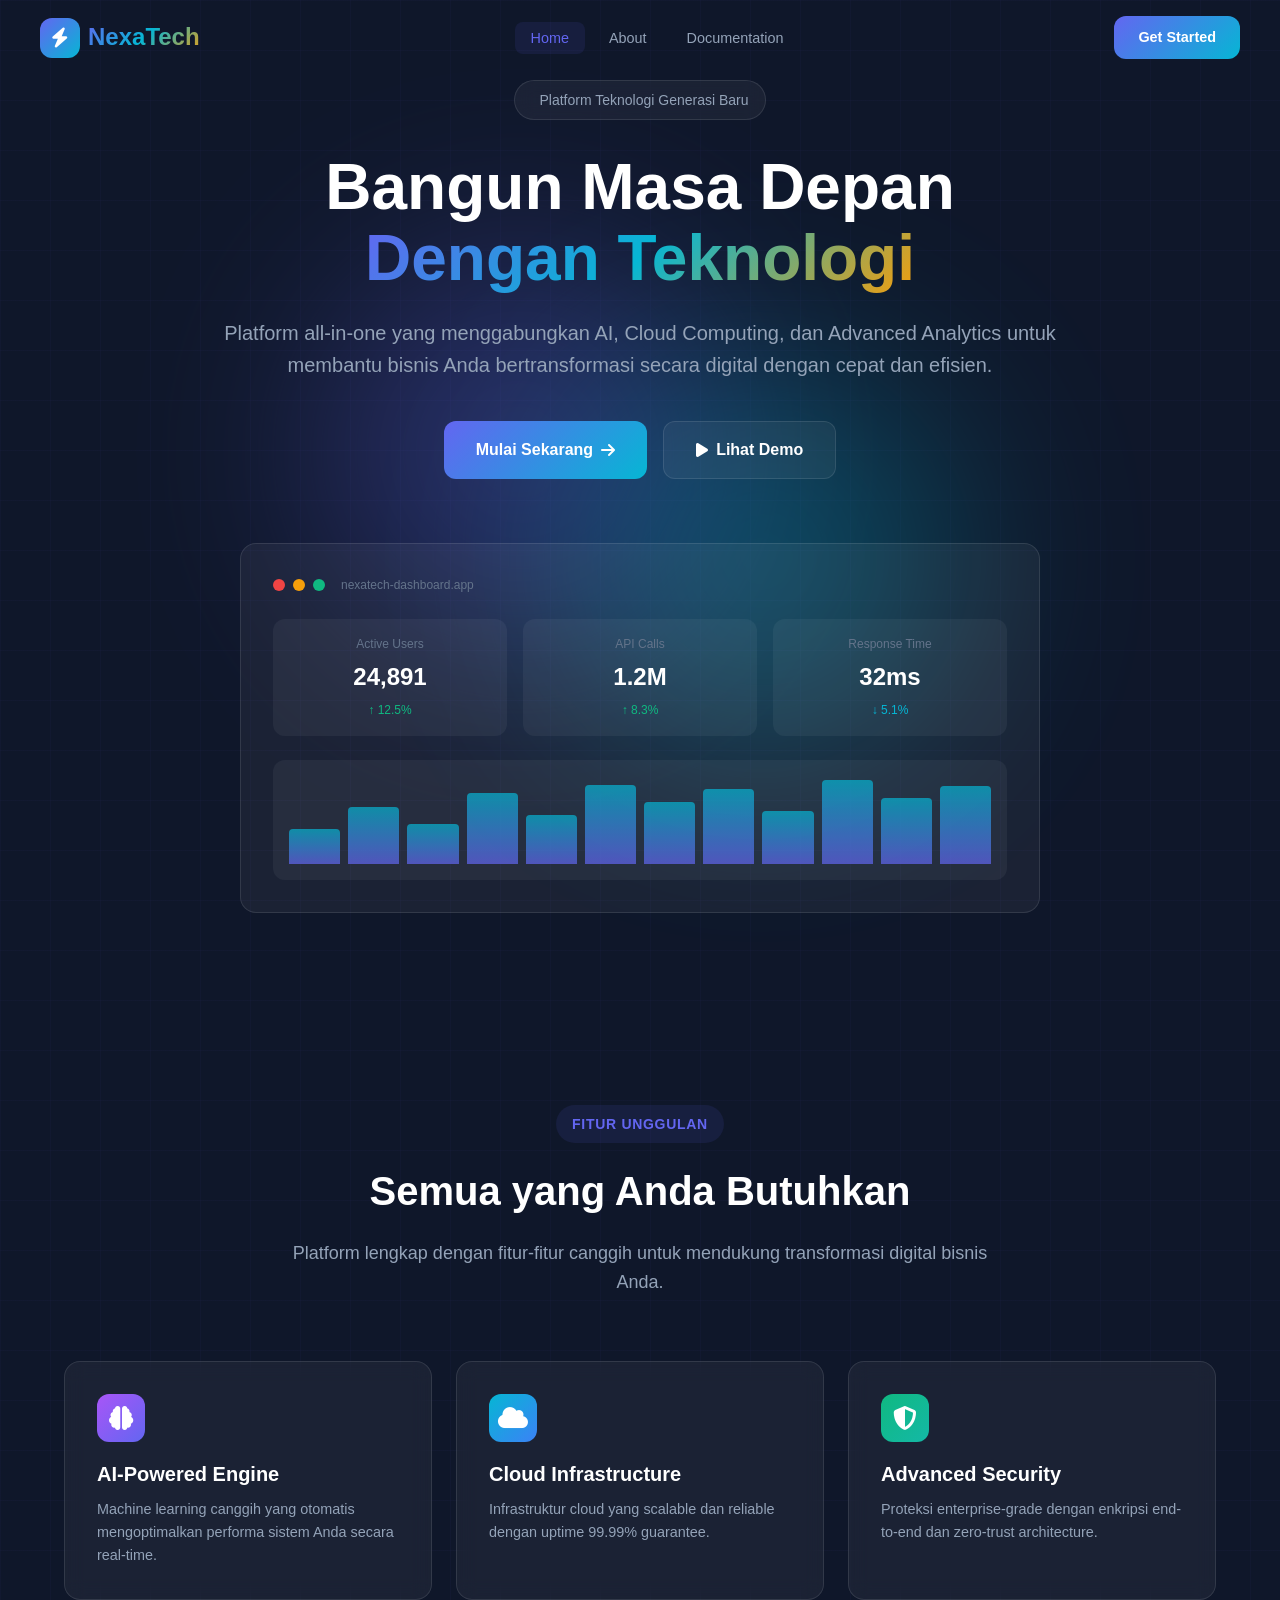
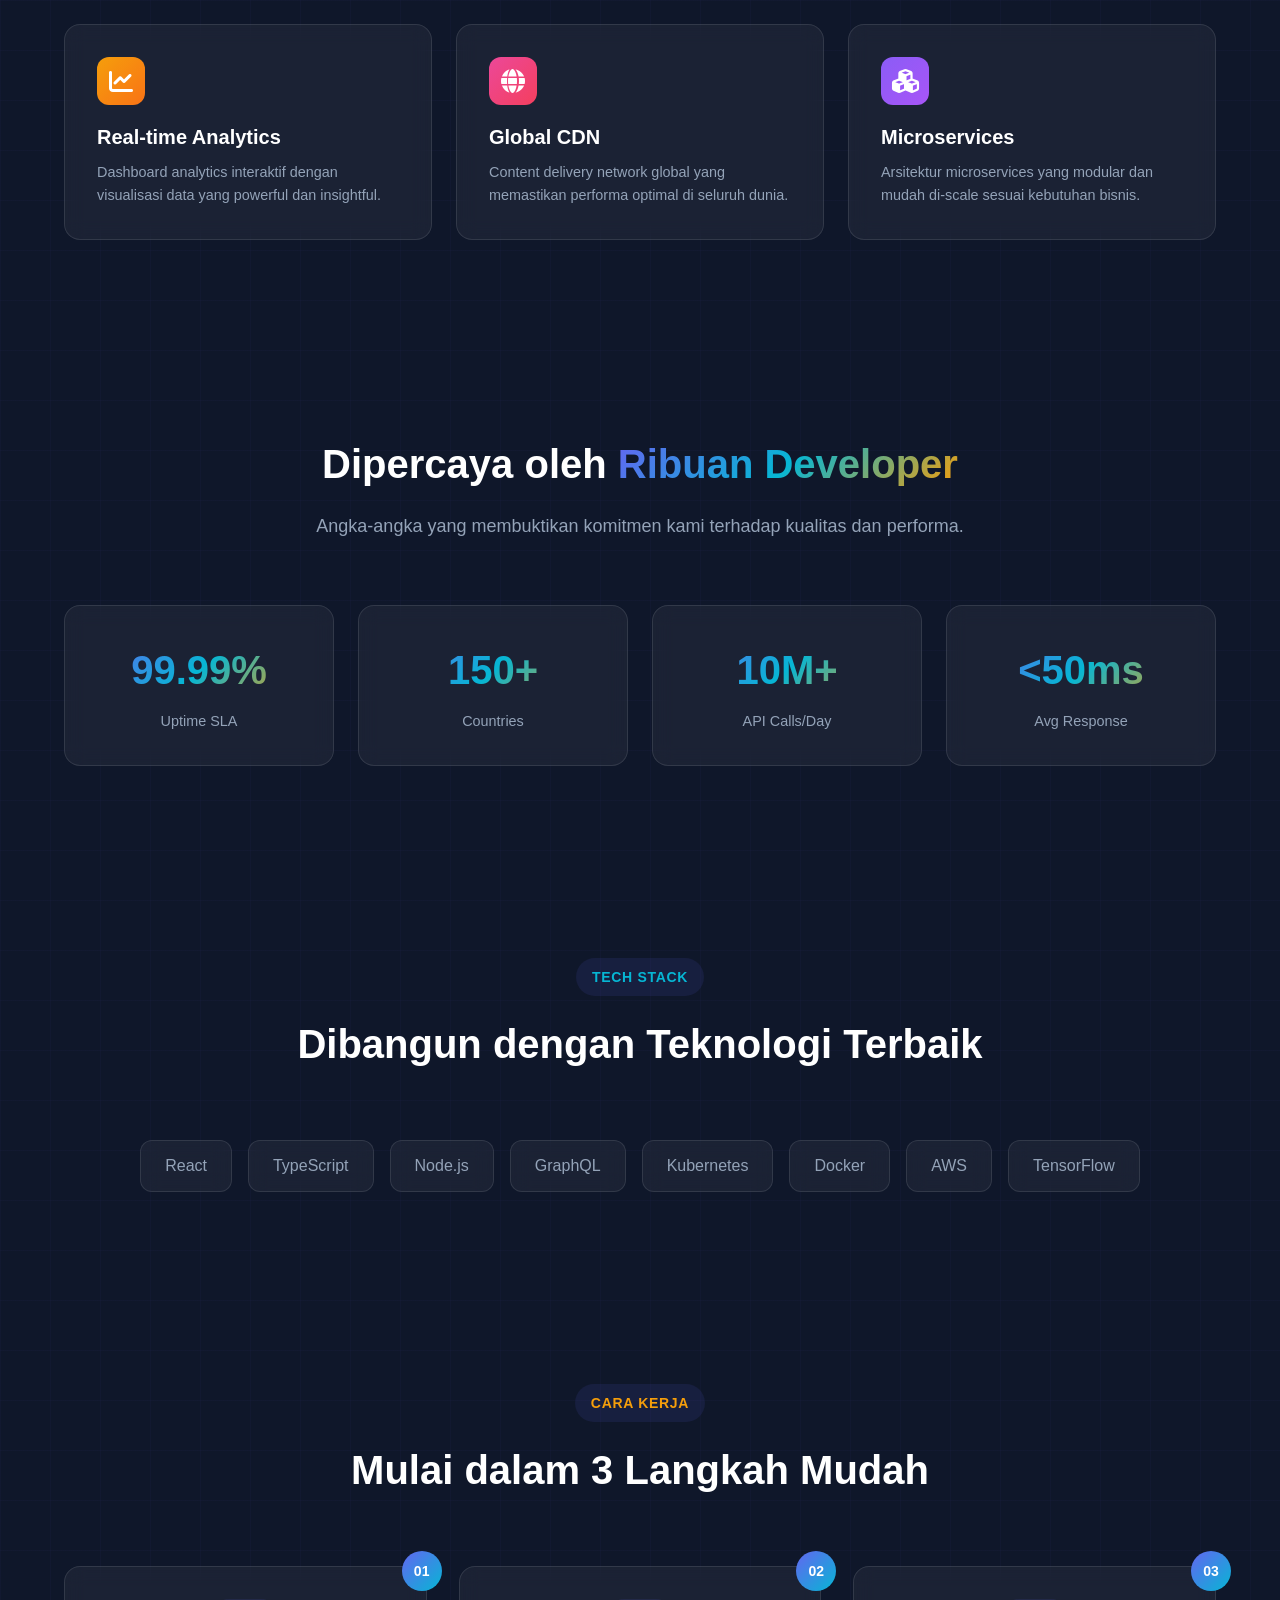
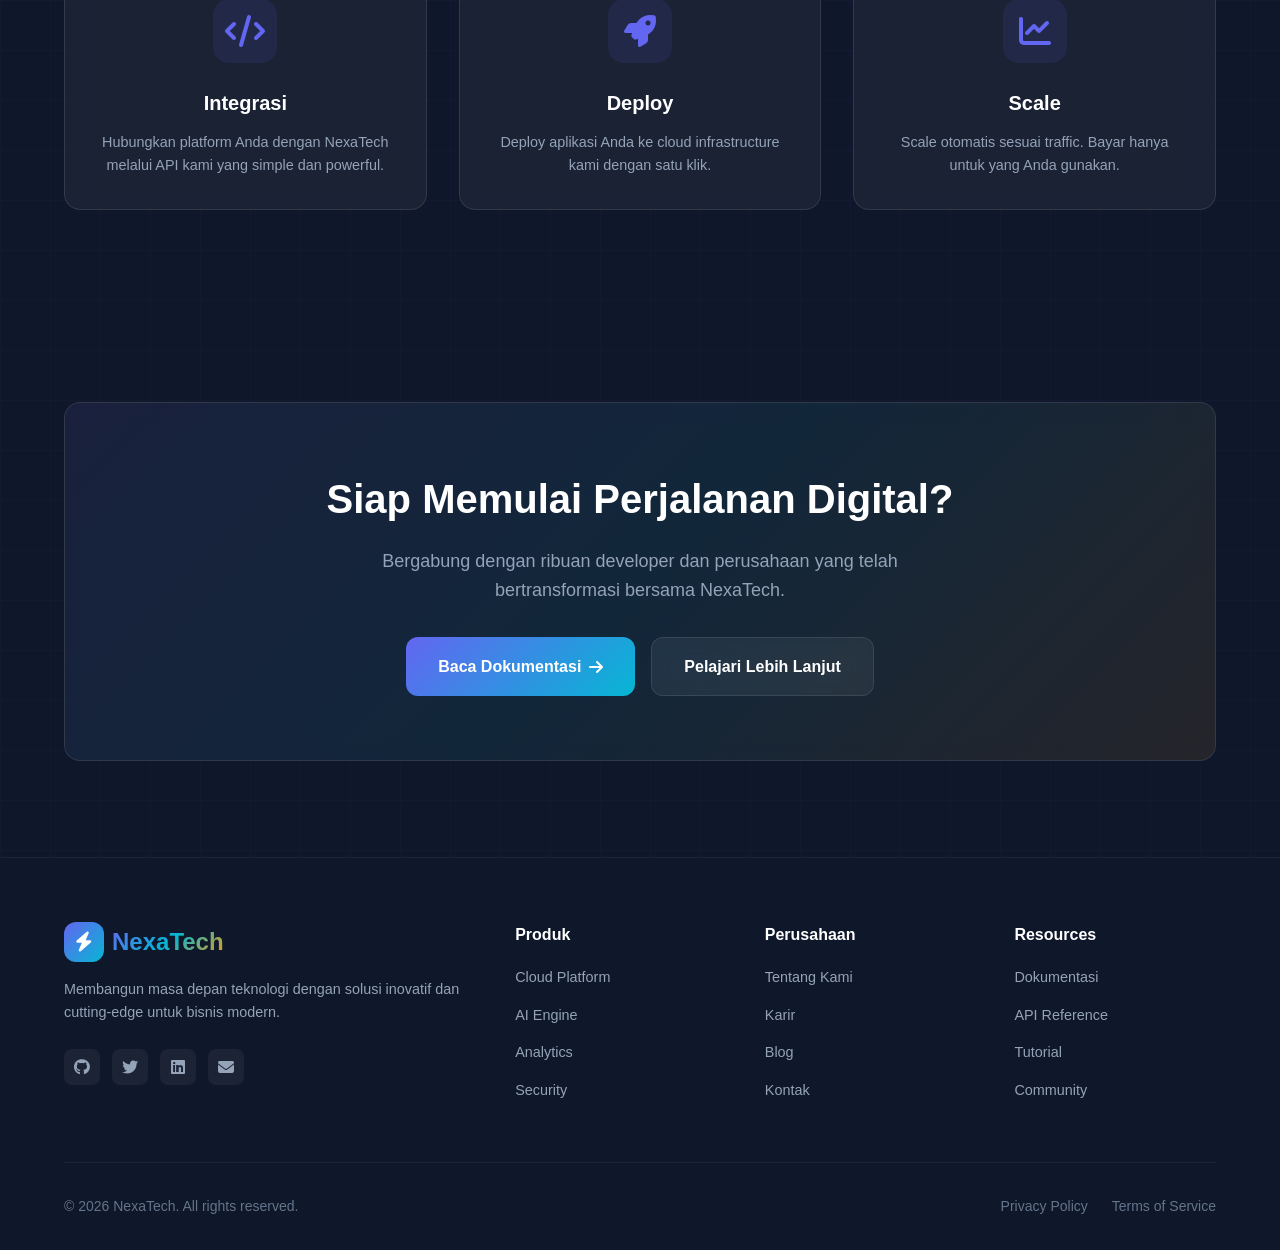
<file: Tech-Netnms/index.html>
<!DOCTYPE html>
<html lang="id">
<head>
  <meta charset="UTF-8">
  <meta name="viewport" content="width=device-width, initial-scale=1.0">
  <title>NexaTech - Future of Technology</title>
  <link rel="stylesheet" href="https://cdnjs.cloudflare.com/ajax/libs/font-awesome/6.5.1/css/all.min.css">
  <link rel="stylesheet" href="styles.css">
</head>
<body class="bg-grid">
  <!-- Navigation -->
  <nav id="navbar">
    <div class="nav-container">
      <a href="index.html" class="logo">
        <div class="logo-icon"><i class="fa-solid fa-bolt"></i></div>
        <span class="logo-text">NexaTech</span>
      </a>
      
      <ul class="nav-links">
        <li><a href="index.html" class="active">Home</a></li>
        <li><a href="about.html">About</a></li>
        <li><a href="docs.html">Documentation</a></li>
      </ul>

      <a href="docs.html" class="nav-cta">Get Started</a>

      <button class="mobile-menu-btn" onclick="toggleMobileMenu()">
        <i class="fa-solid fa-bars"></i>
      </button>
    </div>
  </nav>

  <!-- Hero Section -->
  <section class="hero">
    <div class="hero-bg">
      <div class="hero-bg-circle hero-bg-circle-1 animate-float"></div>
      <div class="hero-bg-circle hero-bg-circle-2 animate-float-delay"></div>
    </div>

    <div class="container">
      <div class="hero-content">
        <div class="hero-badge fade-in-up">
          <i class="fa-solid fa-sparkles"></i> Platform Teknologi Generasi Baru
        </div>

        <h1 class="hero-title fade-in-up" style="animation-delay: 0.1s">
          Bangun Masa Depan<br>
          <span class="text-gradient">Dengan Teknologi</span>
        </h1>

        <p class="hero-subtitle fade-in-up" style="animation-delay: 0.2s">
          Platform all-in-one yang menggabungkan AI, Cloud Computing, dan Advanced Analytics 
          untuk membantu bisnis Anda bertransformasi secara digital dengan cepat dan efisien.
        </p>

        <div class="hero-buttons fade-in-up" style="animation-delay: 0.3s">
          <a href="docs.html" class="btn btn-primary">
            Mulai Sekarang <i class="fa-solid fa-arrow-right"></i>
          </a>
          <button class="btn btn-secondary">
            <i class="fa-solid fa-play"></i> Lihat Demo
          </button>
        </div>

        <div class="dashboard-preview fade-in-up" style="animation-delay: 0.5s">
          <div class="dashboard-card glass-card animate-pulse-glow">
            <div class="dashboard-header">
              <div class="dashboard-dot" style="background: #ef4444"></div>
              <div class="dashboard-dot" style="background: #f59e0b"></div>
              <div class="dashboard-dot" style="background: #10b981"></div>
              <span style="font-size: 0.75rem; color: var(--text-muted); margin-left: 0.5rem">
                nexatech-dashboard.app
              </span>
            </div>

            <div class="dashboard-stats">
              <div class="dashboard-stat">
                <div class="dashboard-stat-label">Active Users</div>
                <div class="dashboard-stat-value">24,891</div>
                <div class="dashboard-stat-change" style="color: #10b981">↑ 12.5%</div>
              </div>
              <div class="dashboard-stat">
                <div class="dashboard-stat-label">API Calls</div>
                <div class="dashboard-stat-value">1.2M</div>
                <div class="dashboard-stat-change" style="color: #10b981">↑ 8.3%</div>
              </div>
              <div class="dashboard-stat">
                <div class="dashboard-stat-label">Response Time</div>
                <div class="dashboard-stat-value">32ms</div>
                <div class="dashboard-stat-change" style="color: #06b6d4">↓ 5.1%</div>
              </div>
            </div>

            <div class="dashboard-chart">
              <div class="chart-bar" style="height: 40%"></div>
              <div class="chart-bar" style="height: 65%"></div>
              <div class="chart-bar" style="height: 45%"></div>
              <div class="chart-bar" style="height: 80%"></div>
              <div class="chart-bar" style="height: 55%"></div>
              <div class="chart-bar" style="height: 90%"></div>
              <div class="chart-bar" style="height: 70%"></div>
              <div class="chart-bar" style="height: 85%"></div>
              <div class="chart-bar" style="height: 60%"></div>
              <div class="chart-bar" style="height: 95%"></div>
              <div class="chart-bar" style="height: 75%"></div>
              <div class="chart-bar" style="height: 88%"></div>
            </div>
          </div>
        </div>
      </div>
    </div>
  </section>

  <!-- Features Section -->
  <section>
    <div class="container">
      <div class="section-header">
        <span class="section-badge">Fitur Unggulan</span>
        <h2 class="section-title">Semua yang Anda Butuhkan</h2>
        <p class="section-subtitle">
          Platform lengkap dengan fitur-fitur canggih untuk mendukung transformasi digital bisnis Anda.
        </p>
      </div>

      <div class="features-grid">
        <div class="feature-card glass-card">
          <div class="feature-icon" style="background: linear-gradient(135deg, #a855f7, #6366f1)">
            <i class="fa-solid fa-brain"></i>
          </div>
          <h3 class="feature-title">AI-Powered Engine</h3>
          <p class="feature-description">
            Machine learning canggih yang otomatis mengoptimalkan performa sistem Anda secara real-time.
          </p>
        </div>

        <div class="feature-card glass-card">
          <div class="feature-icon" style="background: linear-gradient(135deg, #06b6d4, #3b82f6)">
            <i class="fa-solid fa-cloud"></i>
          </div>
          <h3 class="feature-title">Cloud Infrastructure</h3>
          <p class="feature-description">
            Infrastruktur cloud yang scalable dan reliable dengan uptime 99.99% guarantee.
          </p>
        </div>

        <div class="feature-card glass-card">
          <div class="feature-icon" style="background: linear-gradient(135deg, #10b981, #14b8a6)">
            <i class="fa-solid fa-shield-halved"></i>
          </div>
          <h3 class="feature-title">Advanced Security</h3>
          <p class="feature-description">
            Proteksi enterprise-grade dengan enkripsi end-to-end dan zero-trust architecture.
          </p>
        </div>

        <div class="feature-card glass-card">
          <div class="feature-icon" style="background: linear-gradient(135deg, #f59e0b, #f97316)">
            <i class="fa-solid fa-chart-line"></i>
          </div>
          <h3 class="feature-title">Real-time Analytics</h3>
          <p class="feature-description">
            Dashboard analytics interaktif dengan visualisasi data yang powerful dan insightful.
          </p>
        </div>

        <div class="feature-card glass-card">
          <div class="feature-icon" style="background: linear-gradient(135deg, #ec4899, #f43f5e)">
            <i class="fa-solid fa-globe"></i>
          </div>
          <h3 class="feature-title">Global CDN</h3>
          <p class="feature-description">
            Content delivery network global yang memastikan performa optimal di seluruh dunia.
          </p>
        </div>

        <div class="feature-card glass-card">
          <div class="feature-icon" style="background: linear-gradient(135deg, #8b5cf6, #a855f7)">
            <i class="fa-solid fa-cubes"></i>
          </div>
          <h3 class="feature-title">Microservices</h3>
          <p class="feature-description">
            Arsitektur microservices yang modular dan mudah di-scale sesuai kebutuhan bisnis.
          </p>
        </div>
      </div>
    </div>
  </section>

  <!-- Stats Section -->
  <section>
    <div class="container">
      <div class="section-header">
        <h2 class="section-title">
          Dipercaya oleh <span class="text-gradient">Ribuan Developer</span>
        </h2>
        <p class="section-subtitle">
          Angka-angka yang membuktikan komitmen kami terhadap kualitas dan performa.
        </p>
      </div>

      <div class="stats-grid">
        <div class="stat-card glass-card">
          <div class="stat-value text-gradient">99.99%</div>
          <div class="stat-label">Uptime SLA</div>
        </div>
        <div class="stat-card glass-card">
          <div class="stat-value text-gradient">150+</div>
          <div class="stat-label">Countries</div>
        </div>
        <div class="stat-card glass-card">
          <div class="stat-value text-gradient">10M+</div>
          <div class="stat-label">API Calls/Day</div>
        </div>
        <div class="stat-card glass-card">
          <div class="stat-value text-gradient">&lt;50ms</div>
          <div class="stat-label">Avg Response</div>
        </div>
      </div>
    </div>
  </section>

  <!-- Tech Stack Section -->
  <section>
    <div class="container">
      <div class="section-header">
        <span class="section-badge" style="color: var(--secondary)">Tech Stack</span>
        <h2 class="section-title">Dibangun dengan Teknologi Terbaik</h2>
      </div>

      <div class="tech-stack">
        <div class="tech-badge">React</div>
        <div class="tech-badge">TypeScript</div>
        <div class="tech-badge">Node.js</div>
        <div class="tech-badge">GraphQL</div>
        <div class="tech-badge">Kubernetes</div>
        <div class="tech-badge">Docker</div>
        <div class="tech-badge">AWS</div>
        <div class="tech-badge">TensorFlow</div>
      </div>
    </div>
  </section>

  <!-- How It Works Section -->
  <section>
    <div class="container">
      <div class="section-header">
        <span class="section-badge" style="color: var(--accent)">Cara Kerja</span>
        <h2 class="section-title">Mulai dalam 3 Langkah Mudah</h2>
      </div>

      <div class="steps-grid">
        <div class="step-card glass-card">
          <div class="step-number">01</div>
          <div class="step-icon"><i class="fa-solid fa-code"></i></div>
          <h3 class="step-title">Integrasi</h3>
          <p class="step-description">
            Hubungkan platform Anda dengan NexaTech melalui API kami yang simple dan powerful.
          </p>
        </div>

        <div class="step-card glass-card">
          <div class="step-number">02</div>
          <div class="step-icon"><i class="fa-solid fa-rocket"></i></div>
          <h3 class="step-title">Deploy</h3>
          <p class="step-description">
            Deploy aplikasi Anda ke cloud infrastructure kami dengan satu klik.
          </p>
        </div>

        <div class="step-card glass-card">
          <div class="step-number">03</div>
          <div class="step-icon"><i class="fa-solid fa-chart-line"></i></div>
          <h3 class="step-title">Scale</h3>
          <p class="step-description">
            Scale otomatis sesuai traffic. Bayar hanya untuk yang Anda gunakan.
          </p>
        </div>
      </div>
    </div>
  </section>

  <!-- CTA Section -->
  <section class="cta-section">
    <div class="container">
      <div class="cta-card glass-card">
        <div class="cta-bg"></div>
        <div class="cta-overlay"></div>
        <div class="cta-content">
          <h2 class="cta-title">Siap Memulai Perjalanan Digital?</h2>
          <p class="cta-subtitle">
            Bergabung dengan ribuan developer dan perusahaan yang telah bertransformasi bersama NexaTech.
          </p>
          <div class="hero-buttons">
            <a href="docs.html" class="btn btn-primary">
              Baca Dokumentasi <i class="fa-solid fa-arrow-right"></i>
            </a>
            <a href="about.html" class="btn btn-secondary">
              Pelajari Lebih Lanjut
            </a>
          </div>
        </div>
      </div>
    </div>
  </section>

  <!-- Footer -->
  <footer>
    <div class="container">
      <div class="footer-grid">
        <div class="footer-brand">
          <a href="index.html" class="logo">
            <div class="logo-icon"><i class="fa-solid fa-bolt"></i></div>
            <span class="logo-text">NexaTech</span>
          </a>
          <p>
            Membangun masa depan teknologi dengan solusi inovatif dan cutting-edge untuk bisnis modern.
          </p>
          <div class="footer-social">
            <a href="#"><i class="fa-brands fa-github"></i></a>
            <a href="#"><i class="fa-brands fa-twitter"></i></a>
            <a href="#"><i class="fa-brands fa-linkedin"></i></a>
            <a href="#"><i class="fa-solid fa-envelope"></i></a>
          </div>
        </div>

        <div class="footer-column">
          <h4>Produk</h4>
          <ul>
            <li><a href="#">Cloud Platform</a></li>
            <li><a href="#">AI Engine</a></li>
            <li><a href="#">Analytics</a></li>
            <li><a href="#">Security</a></li>
          </ul>
        </div>

        <div class="footer-column">
          <h4>Perusahaan</h4>
          <ul>
            <li><a href="about.html">Tentang Kami</a></li>
            <li><a href="#">Karir</a></li>
            <li><a href="#">Blog</a></li>
            <li><a href="#">Kontak</a></li>
          </ul>
        </div>

        <div class="footer-column">
          <h4>Resources</h4>
          <ul>
            <li><a href="docs.html">Dokumentasi</a></li>
            <li><a href="#">API Reference</a></li>
            <li><a href="#">Tutorial</a></li>
            <li><a href="#">Community</a></li>
          </ul>
        </div>
      </div>

      <div class="footer-bottom">
        <p>© 2026 NexaTech. All rights reserved.</p>
        <div class="footer-bottom-links">
          <a href="#">Privacy Policy</a>
          <a href="#">Terms of Service</a>
        </div>
      </div>
    </div>
  </footer>

  <script src="script.js"></script>
</body>
</html>
</file>
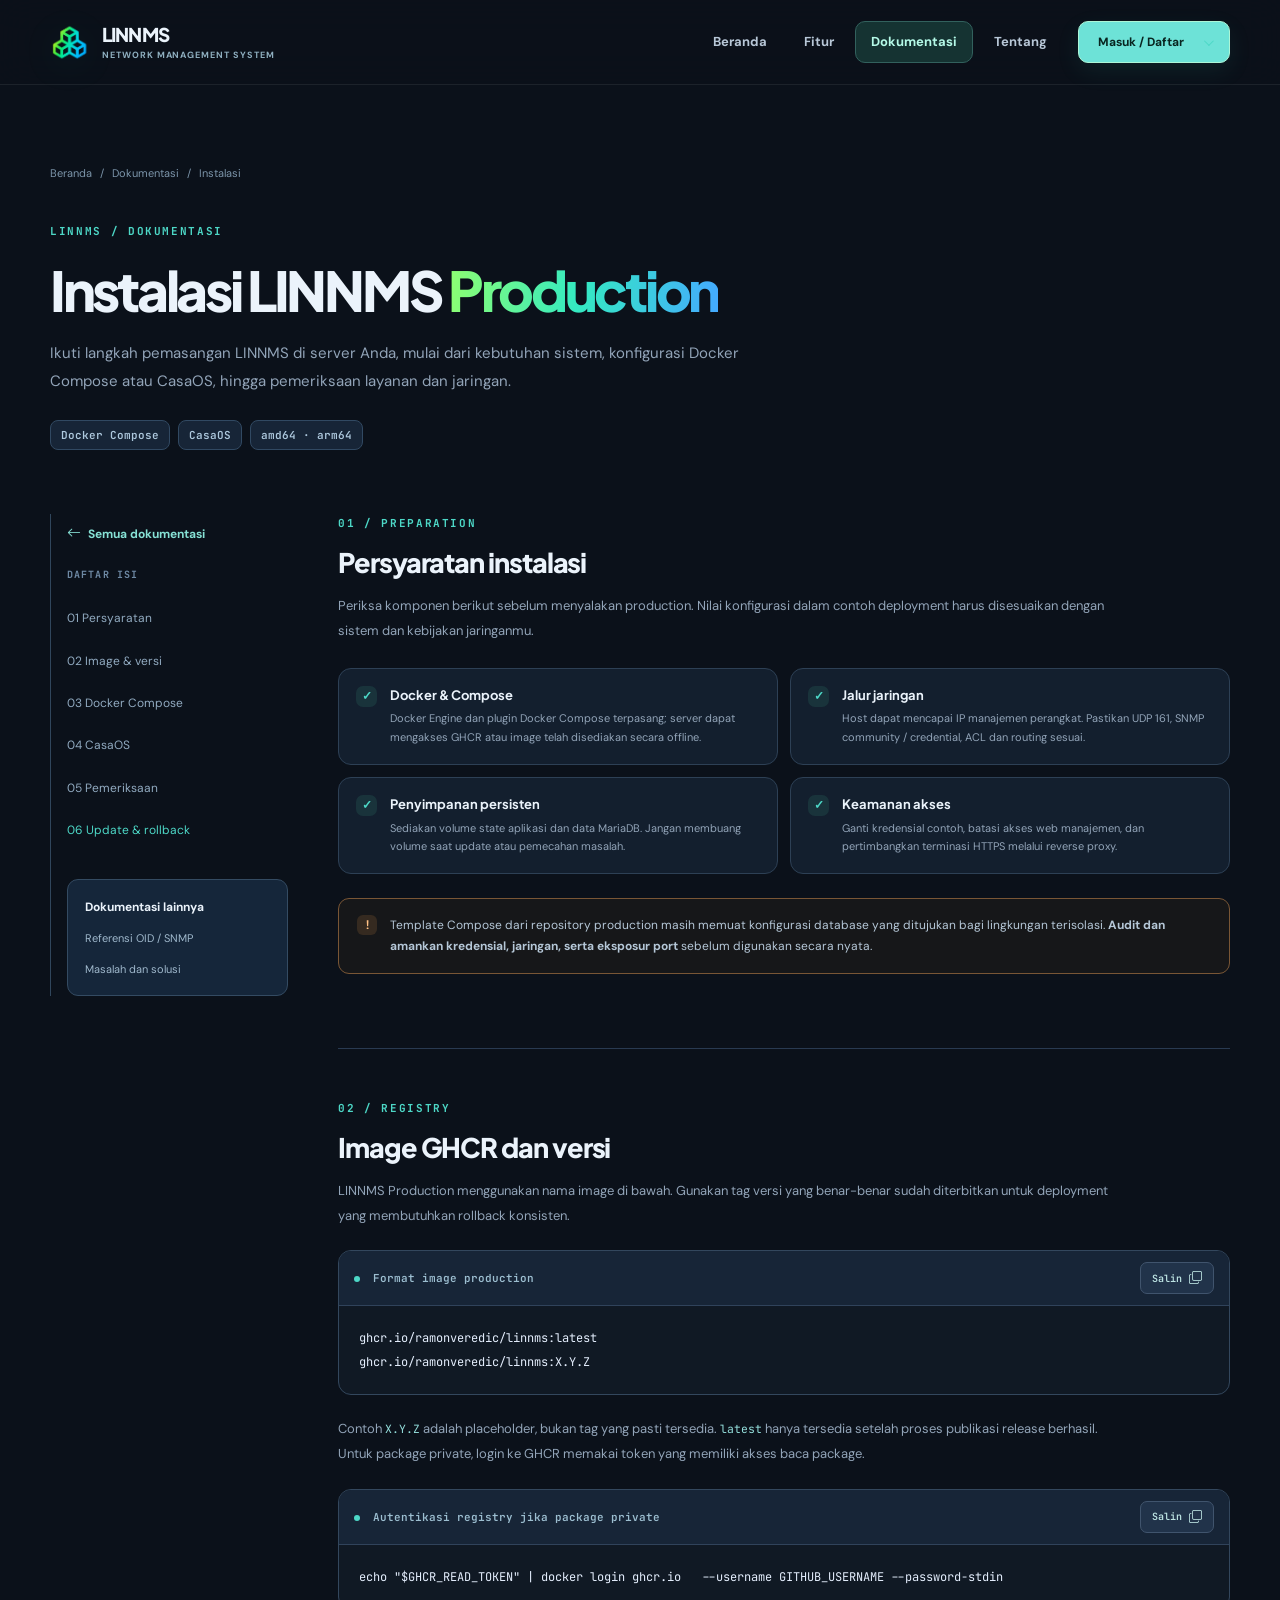
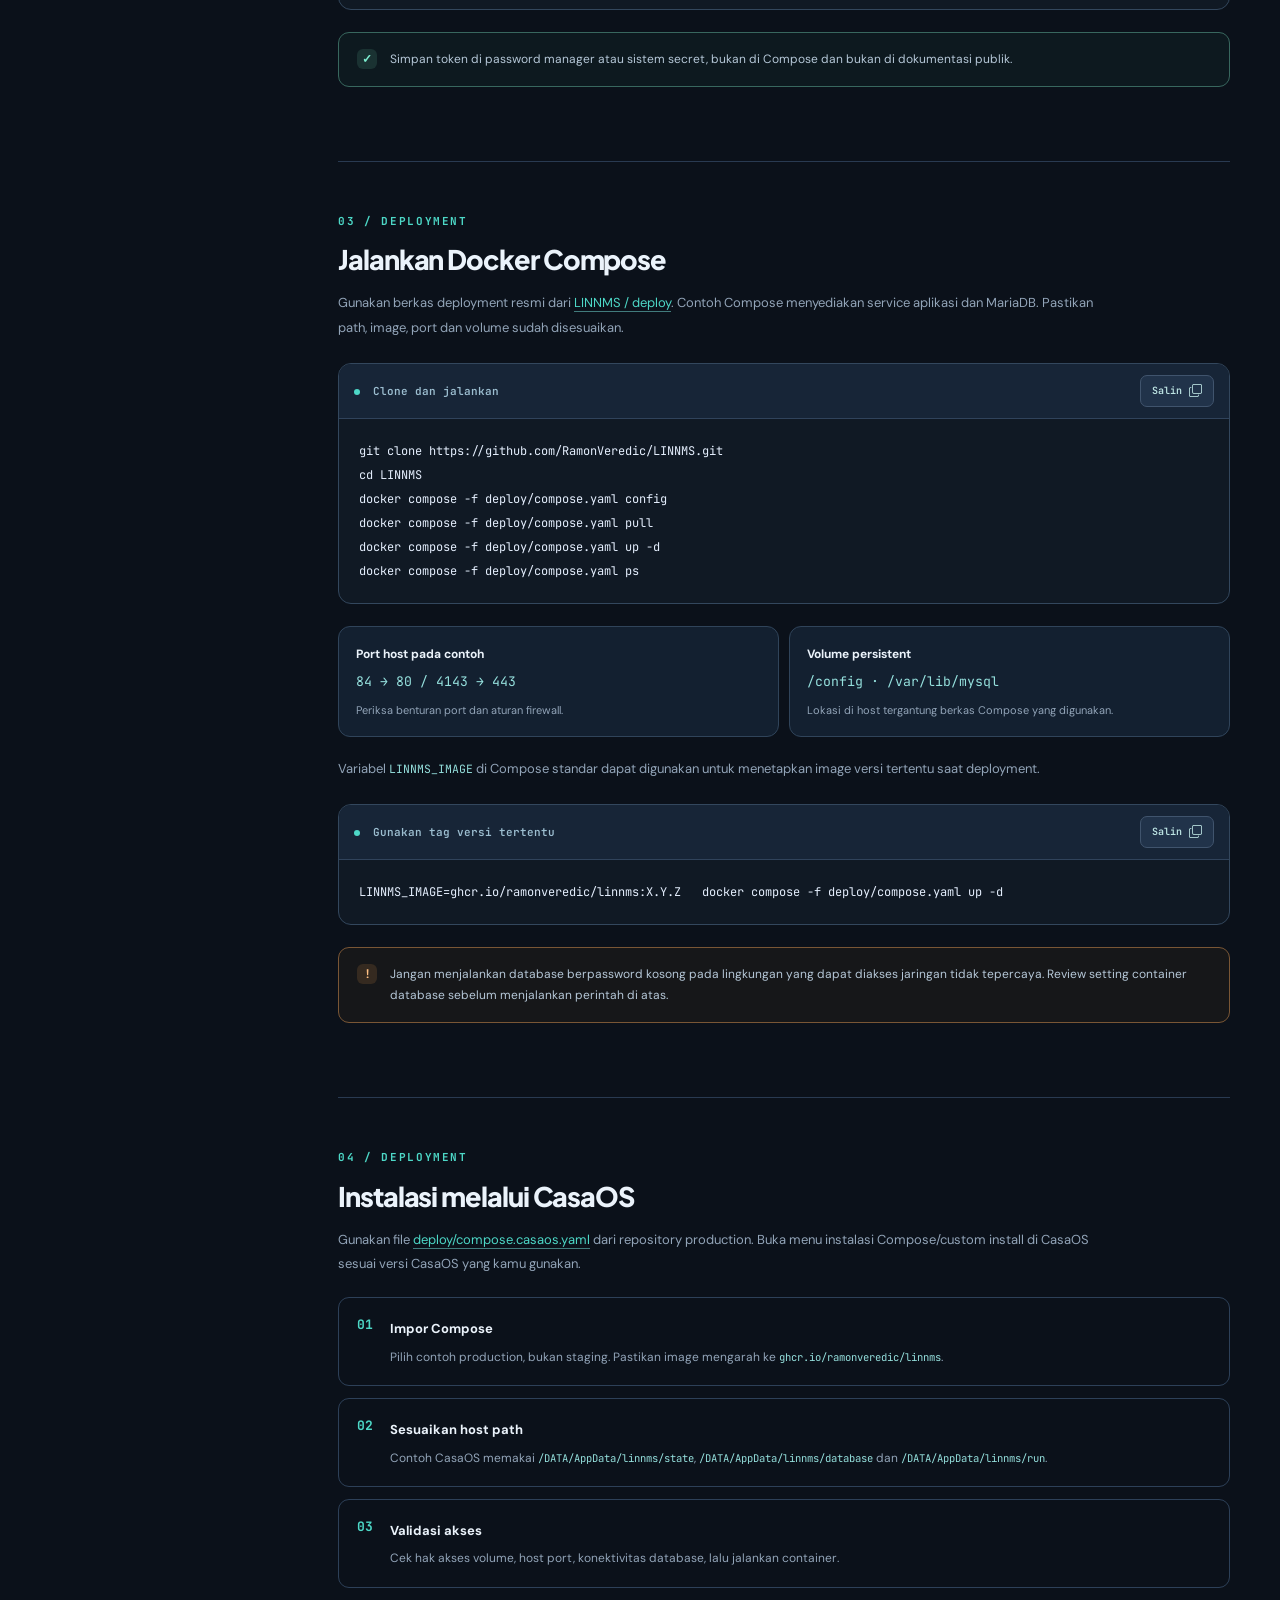
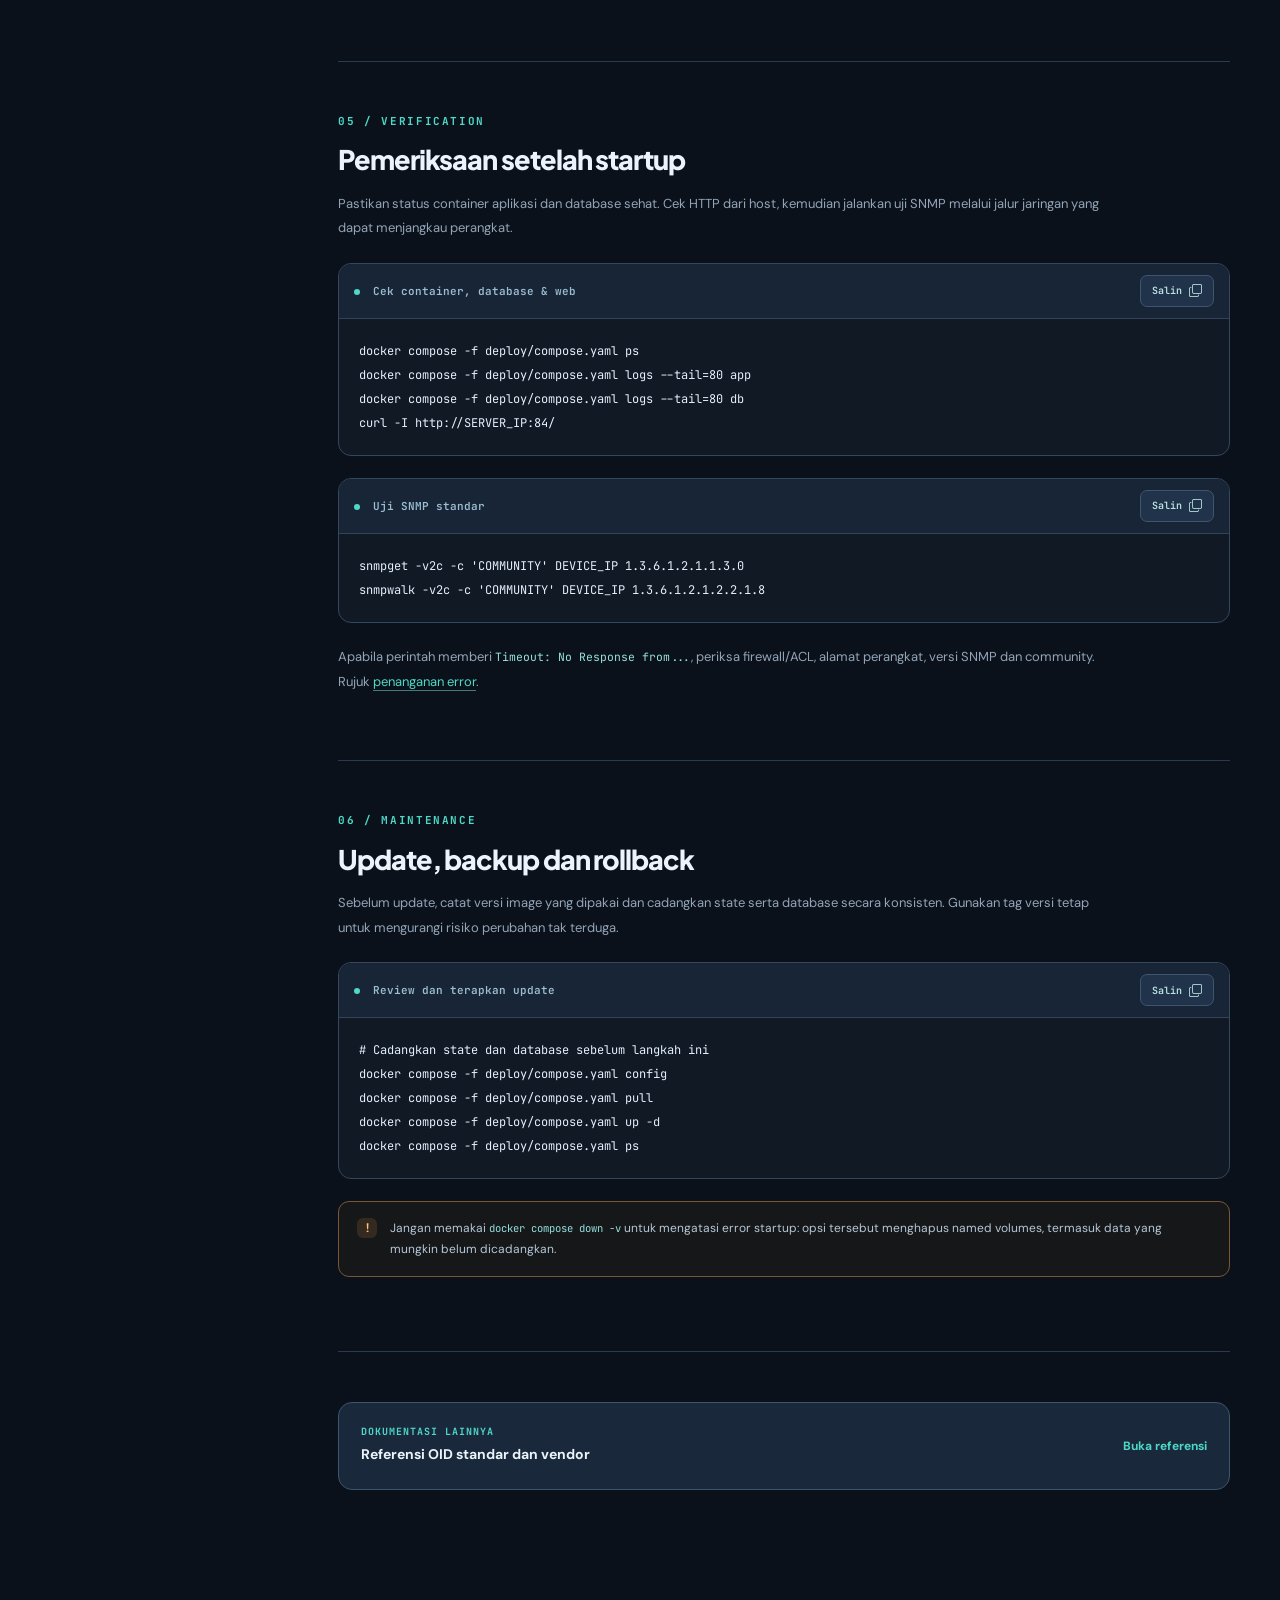
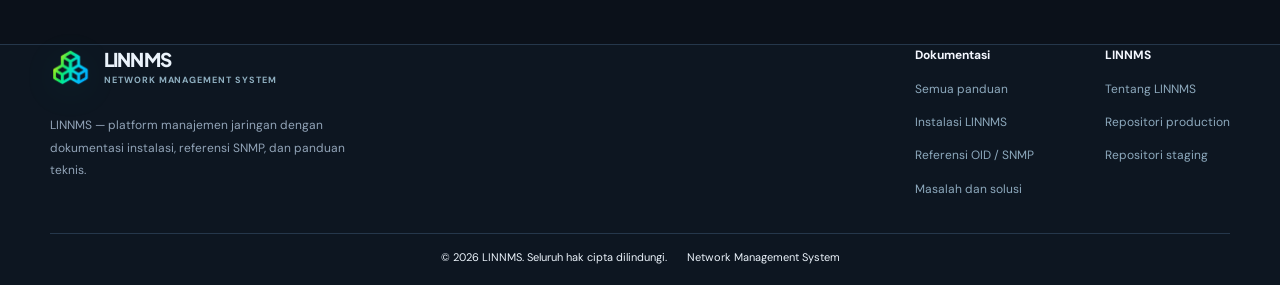
<file: linnms-landingpage-tamplat/instalasi.html>
<!doctype html><html lang="id"><head><meta charset="utf-8"><meta name="viewport" content="width=device-width,initial-scale=1"><meta name="theme-color" content="#0b111a"><meta name="description" content="Langkah instalasi LINNMS Production melalui Docker Compose dan CasaOS serta checklist validasi."><title>Instalasi LINNMS | Dokumentasi</title><link rel="stylesheet" href="assets/css/styles.css"><link rel="stylesheet" href="https://cdn.jsdelivr.net/npm/bootstrap-icons@1.13.1/font/bootstrap-icons.min.css"><link rel="icon" href="assets/favicon.ico" sizes="any"></head>
<body><a class="skip-link" href="#main">Langsung ke konten</a><header class="site-header"><div class="shell header-inner"><a class="brand" href="index.html"><img class="brand-logo" src="assets/linnms-logo.png" alt="" width="44" height="44" decoding="async"><span><strong>LINNMS</strong><small>NETWORK MANAGEMENT SYSTEM</small></span></a><nav class="primary-nav" id="primary-nav" aria-label="Navigasi utama"><a href="index.html">Beranda</a><a href="fitur.html">Fitur</a><a href="docs.html" aria-current="page">Dokumentasi</a><a href="about.html">Tentang</a><div class="auth-menu"><button class="header-cta auth-trigger" type="button" aria-expanded="false" aria-controls="auth-menu-panel">Masuk / Daftar<span class="auth-caret" aria-hidden="true"></span></button><div class="auth-menu-panel" id="auth-menu-panel" hidden><a class="auth-link is-unavailable" data-auth-link="login" aria-disabled="true" tabindex="-1">Masuk<small>URL belum tersedia</small></a><a class="auth-link is-unavailable" data-auth-link="register" aria-disabled="true" tabindex="-1">Daftar<small>URL belum tersedia</small></a></div></div></nav><button class="menu-toggle" type="button" aria-expanded="false" aria-controls="primary-nav" aria-label="Buka navigasi"><span></span><span></span><span></span></button></div></header>
<main id="main"><div class="page-head shell"><div class="crumb"><a href="index.html">Beranda</a><span>/</span><a href="docs.html">Dokumentasi</a><span>/</span>Instalasi</div><span class="kicker">LINNMS / DOKUMENTASI</span><h1>Instalasi LINNMS <span class='gradient-text'>Production</span></h1><p>Ikuti langkah pemasangan LINNMS di server Anda, mulai dari kebutuhan sistem, konfigurasi Docker Compose atau CasaOS, hingga pemeriksaan layanan dan jaringan.</p><div class="header-pills"><span class="pill">Docker Compose</span><span class="pill">CasaOS</span><span class="pill">amd64 · arm64</span></div></div><div class="shell docs-layout"><aside class="doc-aside"><div class="aside-sticky"><a class="sidebar-back" href="docs.html"><i class="bi bi-arrow-left" aria-hidden="true"></i> Semua dokumentasi</a><div class="aside-title">DAFTAR ISI</div><a href="#requirements">01 Persyaratan</a><a href="#images">02 Image & versi</a><a href="#compose">03 Docker Compose</a><a href="#casaos">04 CasaOS</a><a href="#check">05 Pemeriksaan</a><a href="#upgrade">06 Update & rollback</a><div class="doc-sidebar-links"><strong>Dokumentasi lainnya</strong><a href="oid.html">Referensi OID / SNMP</a><a href="troubleshooting.html">Masalah dan solusi</a></div></div></aside>
<article class="doc-body">
<section class="doc-section" id="requirements"><div class="section-number">01 / PREPARATION</div><h2>Persyaratan instalasi</h2><p>Periksa komponen berikut sebelum menyalakan production. Nilai konfigurasi dalam contoh deployment harus disesuaikan dengan sistem dan kebijakan jaringanmu.</p><div class="prereq-grid"><div class="prereq"><span class="check-icon">✓</span><div><h3>Docker & Compose</h3><p>Docker Engine dan plugin Docker Compose terpasang; server dapat mengakses GHCR atau image telah disediakan secara offline.</p></div></div><div class="prereq"><span class="check-icon">✓</span><div><h3>Jalur jaringan</h3><p>Host dapat mencapai IP manajemen perangkat. Pastikan UDP 161, SNMP community / credential, ACL dan routing sesuai.</p></div></div><div class="prereq"><span class="check-icon">✓</span><div><h3>Penyimpanan persisten</h3><p>Sediakan volume state aplikasi dan data MariaDB. Jangan membuang volume saat update atau pemecahan masalah.</p></div></div><div class="prereq"><span class="check-icon">✓</span><div><h3>Keamanan akses</h3><p>Ganti kredensial contoh, batasi akses web manajemen, dan pertimbangkan terminasi HTTPS melalui reverse proxy.</p></div></div></div><div class="callout warning"><span>!</span><p>Template Compose dari repository production masih memuat konfigurasi database yang ditujukan bagi lingkungan terisolasi. <strong>Audit dan amankan kredensial, jaringan, serta eksposur port</strong> sebelum digunakan secara nyata.</p></div></section>
<section class="doc-section" id="images"><div class="section-number">02 / REGISTRY</div><h2>Image GHCR dan versi</h2><p>LINNMS Production menggunakan nama image di bawah. Gunakan tag versi yang benar-benar sudah diterbitkan untuk deployment yang membutuhkan rollback konsisten.</p><div class="snippet"><div class="snippet-head"><span><span class="terminal-dot"></span> Format image production</span><button type="button" class="copy-btn" data-copy>Salin <i class="bi bi-copy" aria-hidden="true"></i></button></div><pre><code>ghcr.io/ramonveredic/linnms:latest
ghcr.io/ramonveredic/linnms:X.Y.Z</code></pre></div><p>Contoh <code>X.Y.Z</code> adalah placeholder, bukan tag yang pasti tersedia. <code>latest</code> hanya tersedia setelah proses publikasi release berhasil. Untuk package private, login ke GHCR memakai token yang memiliki akses baca package.</p><div class="snippet"><div class="snippet-head"><span><span class="terminal-dot"></span> Autentikasi registry jika package private</span><button type="button" class="copy-btn" data-copy>Salin <i class="bi bi-copy" aria-hidden="true"></i></button></div><pre><code>echo &quot;$GHCR_READ_TOKEN&quot; | docker login ghcr.io   --username GITHUB_USERNAME --password-stdin</code></pre></div><div class="callout success"><span>✓</span><p>Simpan token di password manager atau sistem secret, bukan di Compose dan bukan di dokumentasi publik.</p></div></section>
<section class="doc-section" id="compose"><div class="section-number">03 / DEPLOYMENT</div><h2>Jalankan Docker Compose</h2><p>Gunakan berkas deployment resmi dari <a href="https://github.com/RamonVeredic/LINNMS/tree/main/deploy" target="_blank" rel="noopener noreferrer">LINNMS / deploy</a>. Contoh Compose menyediakan service aplikasi dan MariaDB. Pastikan path, image, port dan volume sudah disesuaikan.</p><div class="snippet"><div class="snippet-head"><span><span class="terminal-dot"></span> Clone dan jalankan</span><button type="button" class="copy-btn" data-copy>Salin <i class="bi bi-copy" aria-hidden="true"></i></button></div><pre><code>git clone https://github.com/RamonVeredic/LINNMS.git
cd LINNMS
docker compose -f deploy/compose.yaml config
docker compose -f deploy/compose.yaml pull
docker compose -f deploy/compose.yaml up -d
docker compose -f deploy/compose.yaml ps</code></pre></div><div class="detail-pair"><div><strong>Port host pada contoh</strong><code>84 → 80 / 4143 → 443</code><small>Periksa benturan port dan aturan firewall.</small></div><div><strong>Volume persistent</strong><code>/config · /var/lib/mysql</code><small>Lokasi di host tergantung berkas Compose yang digunakan.</small></div></div><p>Variabel <code>LINNMS_IMAGE</code> di Compose standar dapat digunakan untuk menetapkan image versi tertentu saat deployment.</p><div class="snippet"><div class="snippet-head"><span><span class="terminal-dot"></span> Gunakan tag versi tertentu</span><button type="button" class="copy-btn" data-copy>Salin <i class="bi bi-copy" aria-hidden="true"></i></button></div><pre><code>LINNMS_IMAGE=ghcr.io/ramonveredic/linnms:X.Y.Z   docker compose -f deploy/compose.yaml up -d</code></pre></div><div class="callout warning"><span>!</span><p>Jangan menjalankan database berpassword kosong pada lingkungan yang dapat diakses jaringan tidak tepercaya. Review setting container database sebelum menjalankan perintah di atas.</p></div></section>
<section class="doc-section" id="casaos"><div class="section-number">04 / DEPLOYMENT</div><h2>Instalasi melalui CasaOS</h2><p>Gunakan file <a href="https://github.com/RamonVeredic/LINNMS/blob/main/deploy/compose.casaos.yaml" target="_blank" rel="noopener noreferrer">deploy/compose.casaos.yaml</a> dari repository production. Buka menu instalasi Compose/custom install di CasaOS sesuai versi CasaOS yang kamu gunakan.</p><div class="step-list"><div><span>01</span><div><strong>Impor Compose</strong><p>Pilih contoh production, bukan staging. Pastikan image mengarah ke <code>ghcr.io/ramonveredic/linnms</code>.</p></div></div><div><span>02</span><div><strong>Sesuaikan host path</strong><p>Contoh CasaOS memakai <code>/DATA/AppData/linnms/state</code>, <code>/DATA/AppData/linnms/database</code> dan <code>/DATA/AppData/linnms/run</code>.</p></div></div><div><span>03</span><div><strong>Validasi akses</strong><p>Cek hak akses volume, host port, konektivitas database, lalu jalankan container.</p></div></div></div></section>
<section class="doc-section" id="check"><div class="section-number">05 / VERIFICATION</div><h2>Pemeriksaan setelah startup</h2><p>Pastikan status container aplikasi dan database sehat. Cek HTTP dari host, kemudian jalankan uji SNMP melalui jalur jaringan yang dapat menjangkau perangkat.</p><div class="snippet"><div class="snippet-head"><span><span class="terminal-dot"></span> Cek container, database &amp; web</span><button type="button" class="copy-btn" data-copy>Salin <i class="bi bi-copy" aria-hidden="true"></i></button></div><pre><code>docker compose -f deploy/compose.yaml ps
docker compose -f deploy/compose.yaml logs --tail=80 app
docker compose -f deploy/compose.yaml logs --tail=80 db
curl -I http://SERVER_IP:84/</code></pre></div><div class="snippet"><div class="snippet-head"><span><span class="terminal-dot"></span> Uji SNMP standar</span><button type="button" class="copy-btn" data-copy>Salin <i class="bi bi-copy" aria-hidden="true"></i></button></div><pre><code>snmpget -v2c -c 'COMMUNITY' DEVICE_IP 1.3.6.1.2.1.1.3.0
snmpwalk -v2c -c 'COMMUNITY' DEVICE_IP 1.3.6.1.2.1.2.2.1.8</code></pre></div><p>Apabila perintah memberi <code>Timeout: No Response from...</code>, periksa firewall/ACL, alamat perangkat, versi SNMP dan community. Rujuk <a href="troubleshooting.html">penanganan error</a>.</p></section>
<section class="doc-section" id="upgrade"><div class="section-number">06 / MAINTENANCE</div><h2>Update, backup dan rollback</h2><p>Sebelum update, catat versi image yang dipakai dan cadangkan state serta database secara konsisten. Gunakan tag versi tetap untuk mengurangi risiko perubahan tak terduga.</p><div class="snippet"><div class="snippet-head"><span><span class="terminal-dot"></span> Review dan terapkan update</span><button type="button" class="copy-btn" data-copy>Salin <i class="bi bi-copy" aria-hidden="true"></i></button></div><pre><code># Cadangkan state dan database sebelum langkah ini
docker compose -f deploy/compose.yaml config
docker compose -f deploy/compose.yaml pull
docker compose -f deploy/compose.yaml up -d
docker compose -f deploy/compose.yaml ps</code></pre></div><div class="callout warning"><span>!</span><p>Jangan memakai <code>docker compose down -v</code> untuk mengatasi error startup: opsi tersebut menghapus named volumes, termasuk data yang mungkin belum dicadangkan.</p></div></section>
<div class="doc-next"><div><small>DOKUMENTASI LAINNYA</small><strong>Referensi OID standar dan vendor</strong></div><a href="oid.html">Buka referensi</a></div></article></div></main><footer class="footer"><div class="shell footer-top"><div><a class="footer-brand" href="index.html"><img class="brand-logo" src="assets/linnms-logo.png" alt="" width="44" height="44" decoding="async"><span><strong>LINNMS</strong><small>NETWORK MANAGEMENT SYSTEM</small></span></a><p>LINNMS — platform manajemen jaringan dengan dokumentasi instalasi, referensi SNMP, dan panduan teknis.</p></div><div class="footer-links"><div><strong>Dokumentasi</strong><a href="docs.html">Semua panduan</a><a href="instalasi.html">Instalasi LINNMS</a><a href="oid.html">Referensi OID / SNMP</a><a href="troubleshooting.html">Masalah dan solusi</a></div><div><strong>LINNMS</strong><a href="about.html">Tentang LINNMS</a><a href="https://github.com/RamonVeredic/LINNMS" target="_blank" rel="noopener noreferrer">Repositori production</a><a href="https://github.com/RamonVeredic/LINNMS-Staging" target="_blank" rel="noopener noreferrer">Repositori staging</a></div></div></div><div class="shell footer-bottom"><span>© 2026 LINNMS. Seluruh hak cipta dilindungi.</span><span>Network Management System</span></div></footer><script src="assets/js/script.js" defer></script></body></html>
</file>
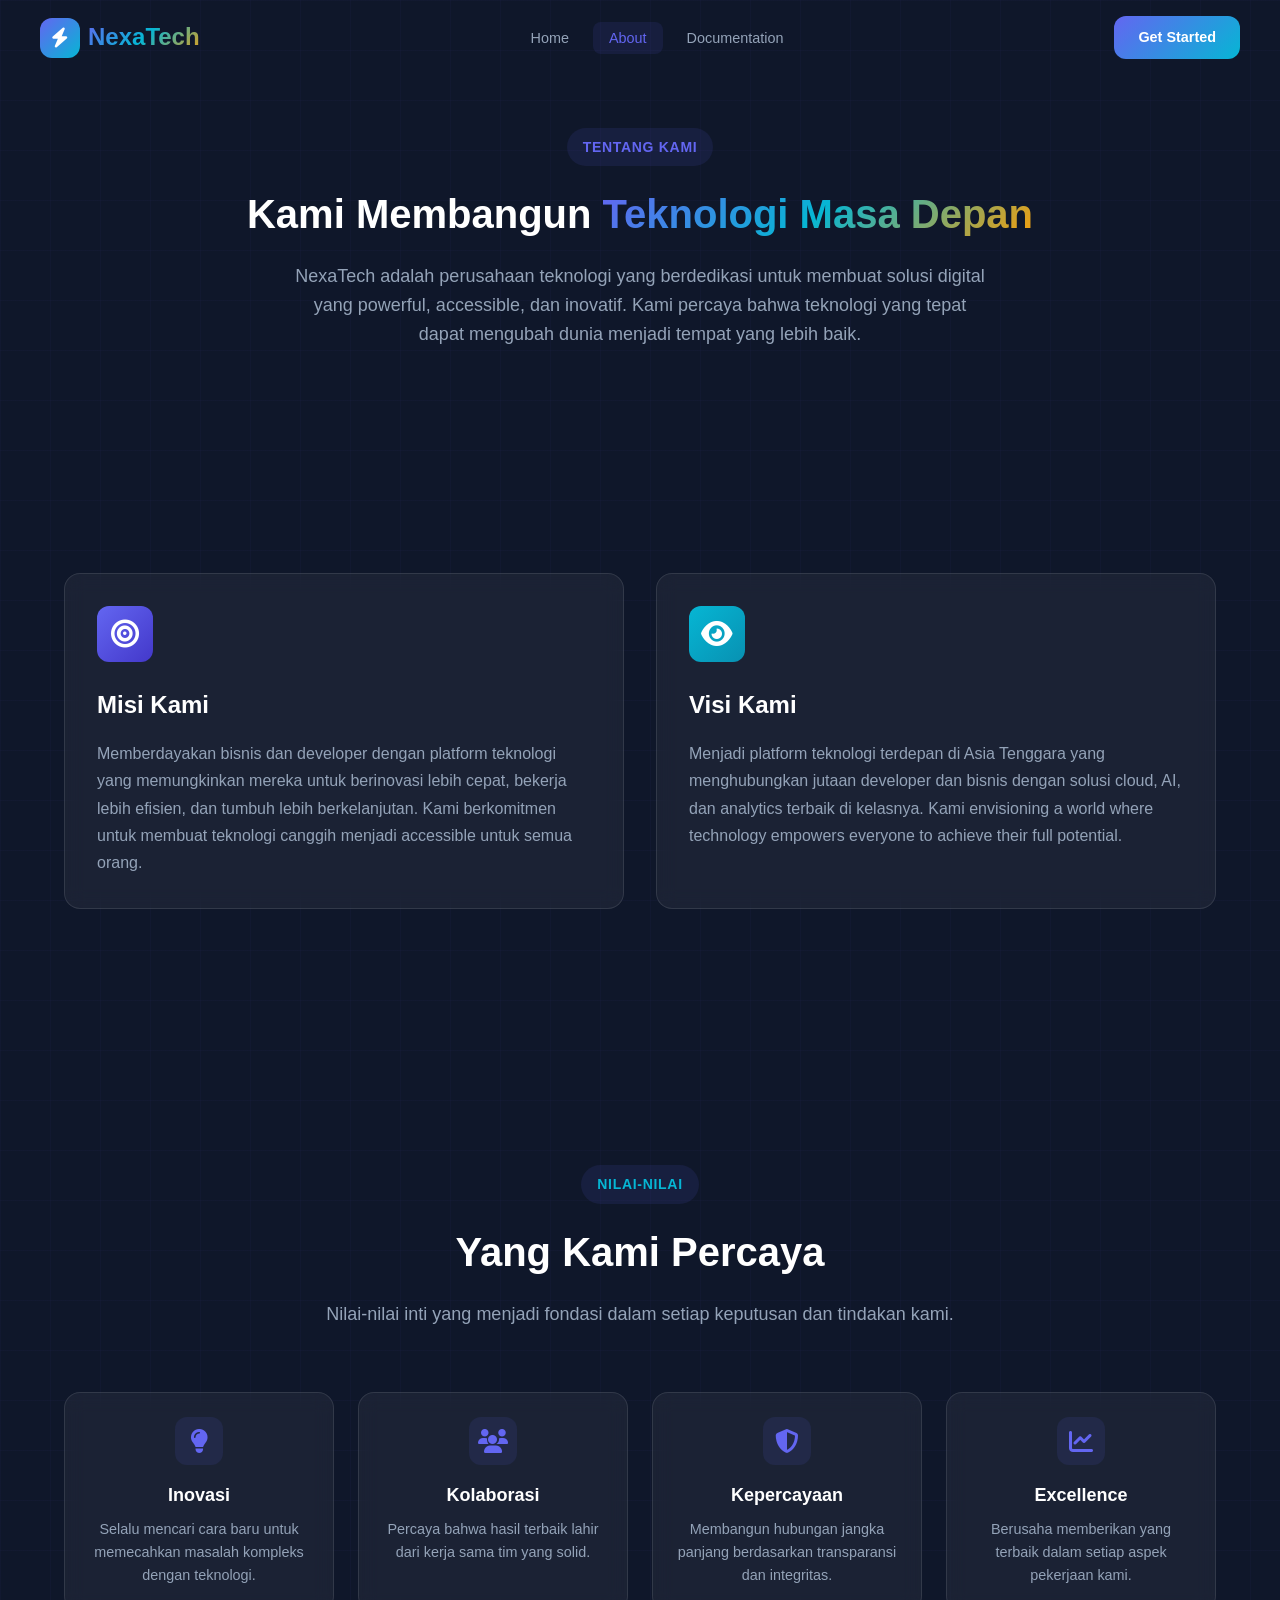
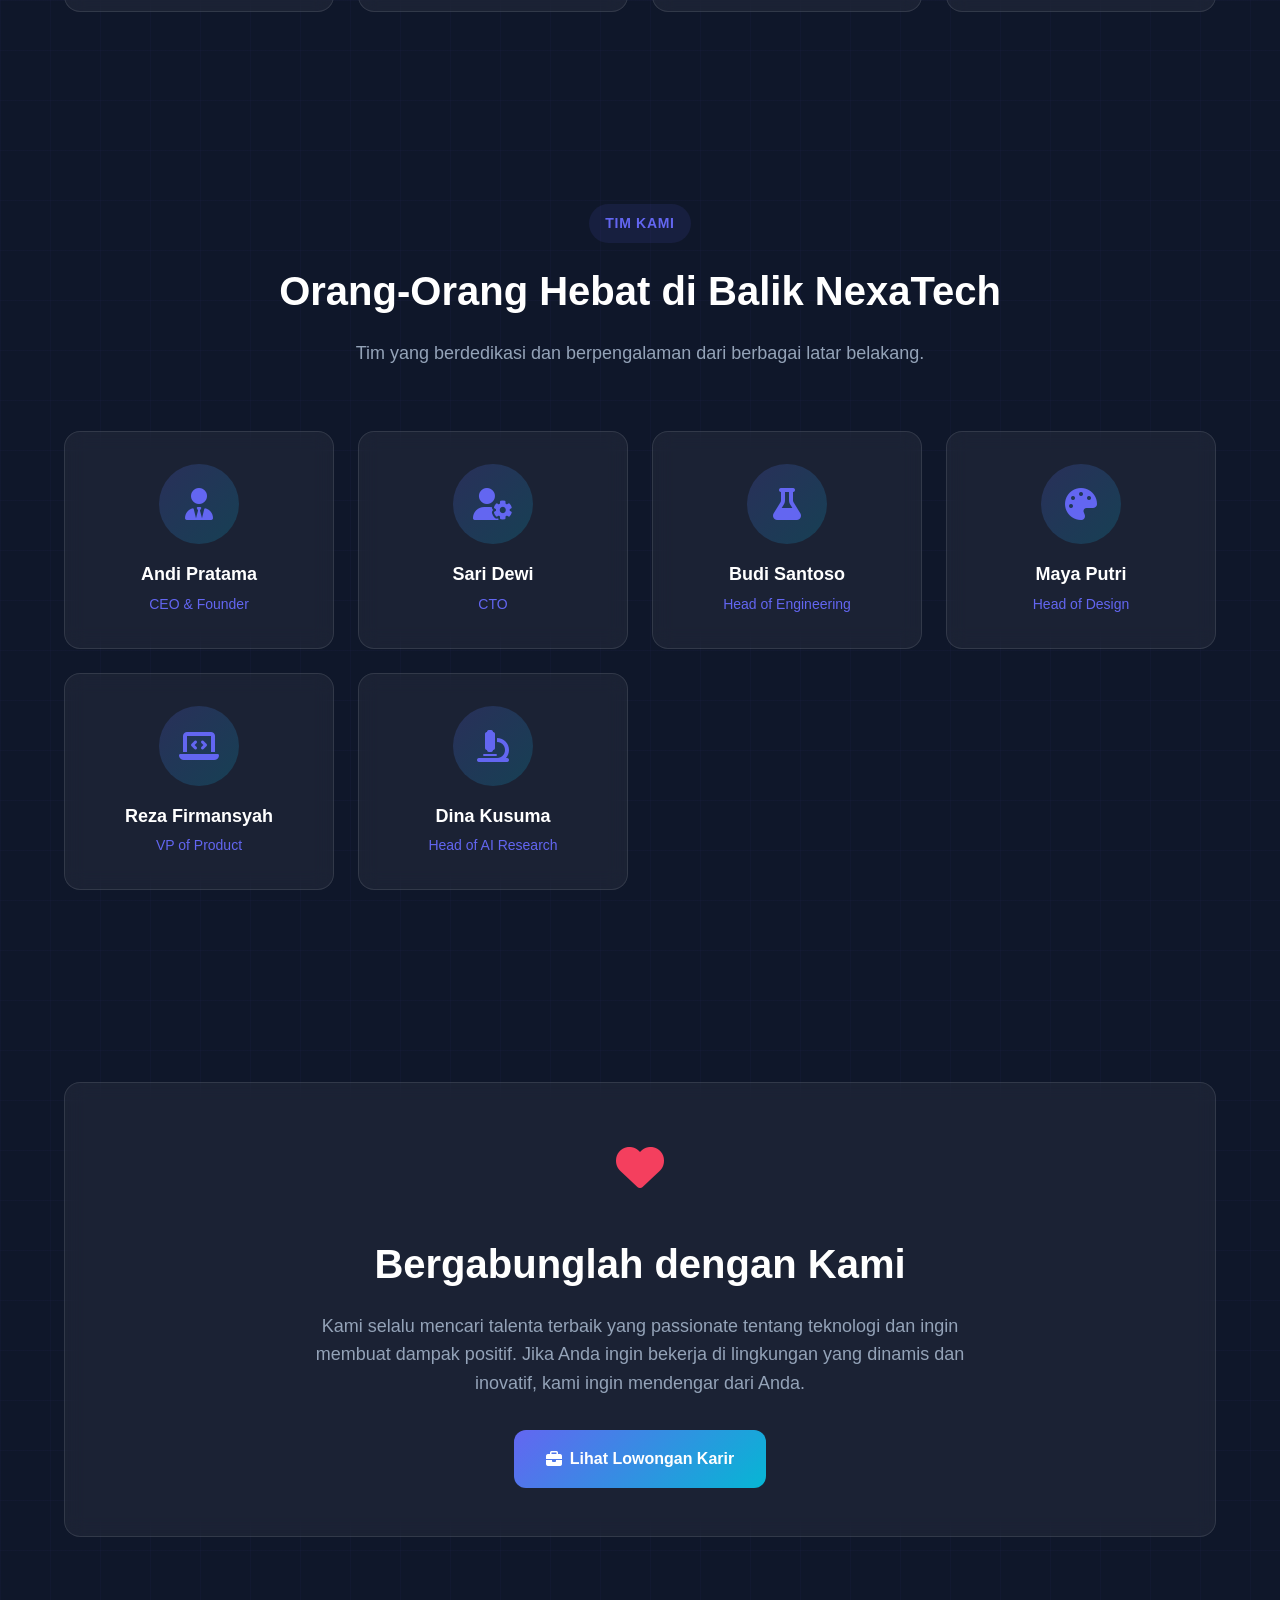
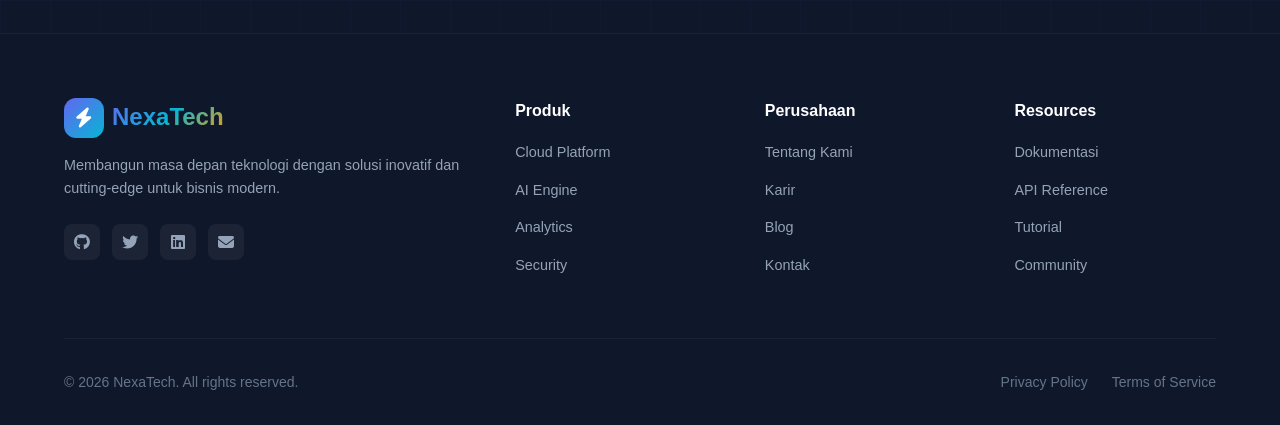
<file: Tech-Netnms/about.html>
<!DOCTYPE html>
<html lang="id">
<head>
  <meta charset="UTF-8">
  <meta name="viewport" content="width=device-width, initial-scale=1.0">
  <title>About - NexaTech</title>
  <link rel="stylesheet" href="https://cdnjs.cloudflare.com/ajax/libs/font-awesome/6.5.1/css/all.min.css">
  <link rel="stylesheet" href="styles.css">
</head>
<body class="bg-grid">
  <!-- Navigation -->
  <nav id="navbar">
    <div class="nav-container">
      <a href="index.html" class="logo">
        <div class="logo-icon"><i class="fa-solid fa-bolt"></i></div>
        <span class="logo-text">NexaTech</span>
      </a>
      
      <ul class="nav-links">
        <li><a href="index.html">Home</a></li>
        <li><a href="about.html" class="active">About</a></li>
        <li><a href="docs.html">Documentation</a></li>
      </ul>

      <a href="docs.html" class="nav-cta">Get Started</a>

      <button class="mobile-menu-btn" onclick="toggleMobileMenu()">
        <i class="fa-solid fa-bars"></i>
      </button>
    </div>
  </nav>

  <!-- About Hero -->
  <section class="about-hero">
    <div class="container">
      <div class="section-header">
        <span class="section-badge">Tentang Kami</span>
        <h1 class="section-title">
          Kami Membangun <span class="text-gradient">Teknologi Masa Depan</span>
        </h1>
        <p class="section-subtitle">
          NexaTech adalah perusahaan teknologi yang berdedikasi untuk membuat solusi digital 
          yang powerful, accessible, dan inovatif. Kami percaya bahwa teknologi yang tepat 
          dapat mengubah dunia menjadi tempat yang lebih baik.
        </p>
      </div>
    </div>
  </section>

  <!-- Mission & Vision -->
  <section>
    <div class="container">
      <div class="about-grid">
        <div class="about-card glass-card">
          <div class="about-card-icon" style="background: linear-gradient(135deg, var(--primary), #4338ca)">
            <i class="fa-solid fa-bullseye"></i>
          </div>
          <h3 class="about-card-title">Misi Kami</h3>
          <p class="about-card-text">
            Memberdayakan bisnis dan developer dengan platform teknologi yang memungkinkan 
            mereka untuk berinovasi lebih cepat, bekerja lebih efisien, dan tumbuh lebih 
            berkelanjutan. Kami berkomitmen untuk membuat teknologi canggih menjadi 
            accessible untuk semua orang.
          </p>
        </div>

        <div class="about-card glass-card">
          <div class="about-card-icon" style="background: linear-gradient(135deg, var(--secondary), #0891b2)">
            <i class="fa-solid fa-eye"></i>
          </div>
          <h3 class="about-card-title">Visi Kami</h3>
          <p class="about-card-text">
            Menjadi platform teknologi terdepan di Asia Tenggara yang menghubungkan 
            jutaan developer dan bisnis dengan solusi cloud, AI, dan analytics terbaik 
            di kelasnya. Kami envisioning a world where technology empowers everyone 
            to achieve their full potential.
          </p>
        </div>
      </div>
    </div>
  </section>

  <!-- Values -->
  <section>
    <div class="container">
      <div class="section-header">
        <span class="section-badge" style="color: var(--secondary)">Nilai-Nilai</span>
        <h2 class="section-title">Yang Kami Percaya</h2>
        <p class="section-subtitle">
          Nilai-nilai inti yang menjadi fondasi dalam setiap keputusan dan tindakan kami.
        </p>
      </div>

      <div class="values-grid">
        <div class="value-card glass-card">
          <div class="value-icon"><i class="fa-solid fa-lightbulb"></i></div>
          <h3 class="value-title">Inovasi</h3>
          <p class="value-text">
            Selalu mencari cara baru untuk memecahkan masalah kompleks dengan teknologi.
          </p>
        </div>

        <div class="value-card glass-card">
          <div class="value-icon"><i class="fa-solid fa-users"></i></div>
          <h3 class="value-title">Kolaborasi</h3>
          <p class="value-text">
            Percaya bahwa hasil terbaik lahir dari kerja sama tim yang solid.
          </p>
        </div>

        <div class="value-card glass-card">
          <div class="value-icon"><i class="fa-solid fa-shield-halved"></i></div>
          <h3 class="value-title">Kepercayaan</h3>
          <p class="value-text">
            Membangun hubungan jangka panjang berdasarkan transparansi dan integritas.
          </p>
        </div>

        <div class="value-card glass-card">
          <div class="value-icon"><i class="fa-solid fa-chart-line"></i></div>
          <h3 class="value-title">Excellence</h3>
          <p class="value-text">
            Berusaha memberikan yang terbaik dalam setiap aspek pekerjaan kami.
          </p>
        </div>
      </div>
    </div>
  </section>

  <!-- Team -->
  <section>
    <div class="container">
      <div class="section-header">
        <span class="section-badge">Tim Kami</span>
        <h2 class="section-title">Orang-Orang Hebat di Balik NexaTech</h2>
        <p class="section-subtitle">
          Tim yang berdedikasi dan berpengalaman dari berbagai latar belakang.
        </p>
      </div>

      <div class="team-grid">
        <div class="team-card glass-card">
          <div class="team-avatar"><i class="fa-solid fa-user-tie"></i></div>
          <h3 class="team-name">Andi Pratama</h3>
          <p class="team-role">CEO & Founder</p>
        </div>

        <div class="team-card glass-card">
          <div class="team-avatar"><i class="fa-solid fa-user-gear"></i></div>
          <h3 class="team-name">Sari Dewi</h3>
          <p class="team-role">CTO</p>
        </div>

        <div class="team-card glass-card">
          <div class="team-avatar"><i class="fa-solid fa-flask"></i></div>
          <h3 class="team-name">Budi Santoso</h3>
          <p class="team-role">Head of Engineering</p>
        </div>

        <div class="team-card glass-card">
          <div class="team-avatar"><i class="fa-solid fa-palette"></i></div>
          <h3 class="team-name">Maya Putri</h3>
          <p class="team-role">Head of Design</p>
        </div>

        <div class="team-card glass-card">
          <div class="team-avatar"><i class="fa-solid fa-laptop-code"></i></div>
          <h3 class="team-name">Reza Firmansyah</h3>
          <p class="team-role">VP of Product</p>
        </div>

        <div class="team-card glass-card">
          <div class="team-avatar"><i class="fa-solid fa-microscope"></i></div>
          <h3 class="team-name">Dina Kusuma</h3>
          <p class="team-role">Head of AI Research</p>
        </div>
      </div>
    </div>
  </section>

  <!-- Join Us -->
  <section>
    <div class="container">
      <div class="glass-card" style="padding: 3rem; text-align: center;">
        <div style="font-size: 3rem; margin-bottom: 1.5rem; color: #f43f5e;">
          <i class="fa-solid fa-heart"></i>
        </div>
        <h2 class="section-title">Bergabunglah dengan Kami</h2>
        <p class="section-subtitle" style="margin-bottom: 2rem">
          Kami selalu mencari talenta terbaik yang passionate tentang teknologi dan 
          ingin membuat dampak positif. Jika Anda ingin bekerja di lingkungan yang 
          dinamis dan inovatif, kami ingin mendengar dari Anda.
        </p>
        <a href="#" class="btn btn-primary">
          <i class="fa-solid fa-briefcase"></i> Lihat Lowongan Karir
        </a>
      </div>
    </div>
  </section>

  <!-- Footer -->
  <footer>
    <div class="container">
      <div class="footer-grid">
        <div class="footer-brand">
          <a href="index.html" class="logo">
            <div class="logo-icon"><i class="fa-solid fa-bolt"></i></div>
            <span class="logo-text">NexaTech</span>
          </a>
          <p>
            Membangun masa depan teknologi dengan solusi inovatif dan cutting-edge untuk bisnis modern.
          </p>
          <div class="footer-social">
            <a href="#"><i class="fa-brands fa-github"></i></a>
            <a href="#"><i class="fa-brands fa-twitter"></i></a>
            <a href="#"><i class="fa-brands fa-linkedin"></i></a>
            <a href="#"><i class="fa-solid fa-envelope"></i></a>
          </div>
        </div>

        <div class="footer-column">
          <h4>Produk</h4>
          <ul>
            <li><a href="#">Cloud Platform</a></li>
            <li><a href="#">AI Engine</a></li>
            <li><a href="#">Analytics</a></li>
            <li><a href="#">Security</a></li>
          </ul>
        </div>

        <div class="footer-column">
          <h4>Perusahaan</h4>
          <ul>
            <li><a href="about.html">Tentang Kami</a></li>
            <li><a href="#">Karir</a></li>
            <li><a href="#">Blog</a></li>
            <li><a href="#">Kontak</a></li>
          </ul>
        </div>

        <div class="footer-column">
          <h4>Resources</h4>
          <ul>
            <li><a href="docs.html">Dokumentasi</a></li>
            <li><a href="#">API Reference</a></li>
            <li><a href="#">Tutorial</a></li>
            <li><a href="#">Community</a></li>
          </ul>
        </div>
      </div>

      <div class="footer-bottom">
        <p>© 2026 NexaTech. All rights reserved.</p>
        <div class="footer-bottom-links">
          <a href="#">Privacy Policy</a>
          <a href="#">Terms of Service</a>
        </div>
      </div>
    </div>
  </footer>

  <script src="script.js"></script>
</body>
</html>
</file>
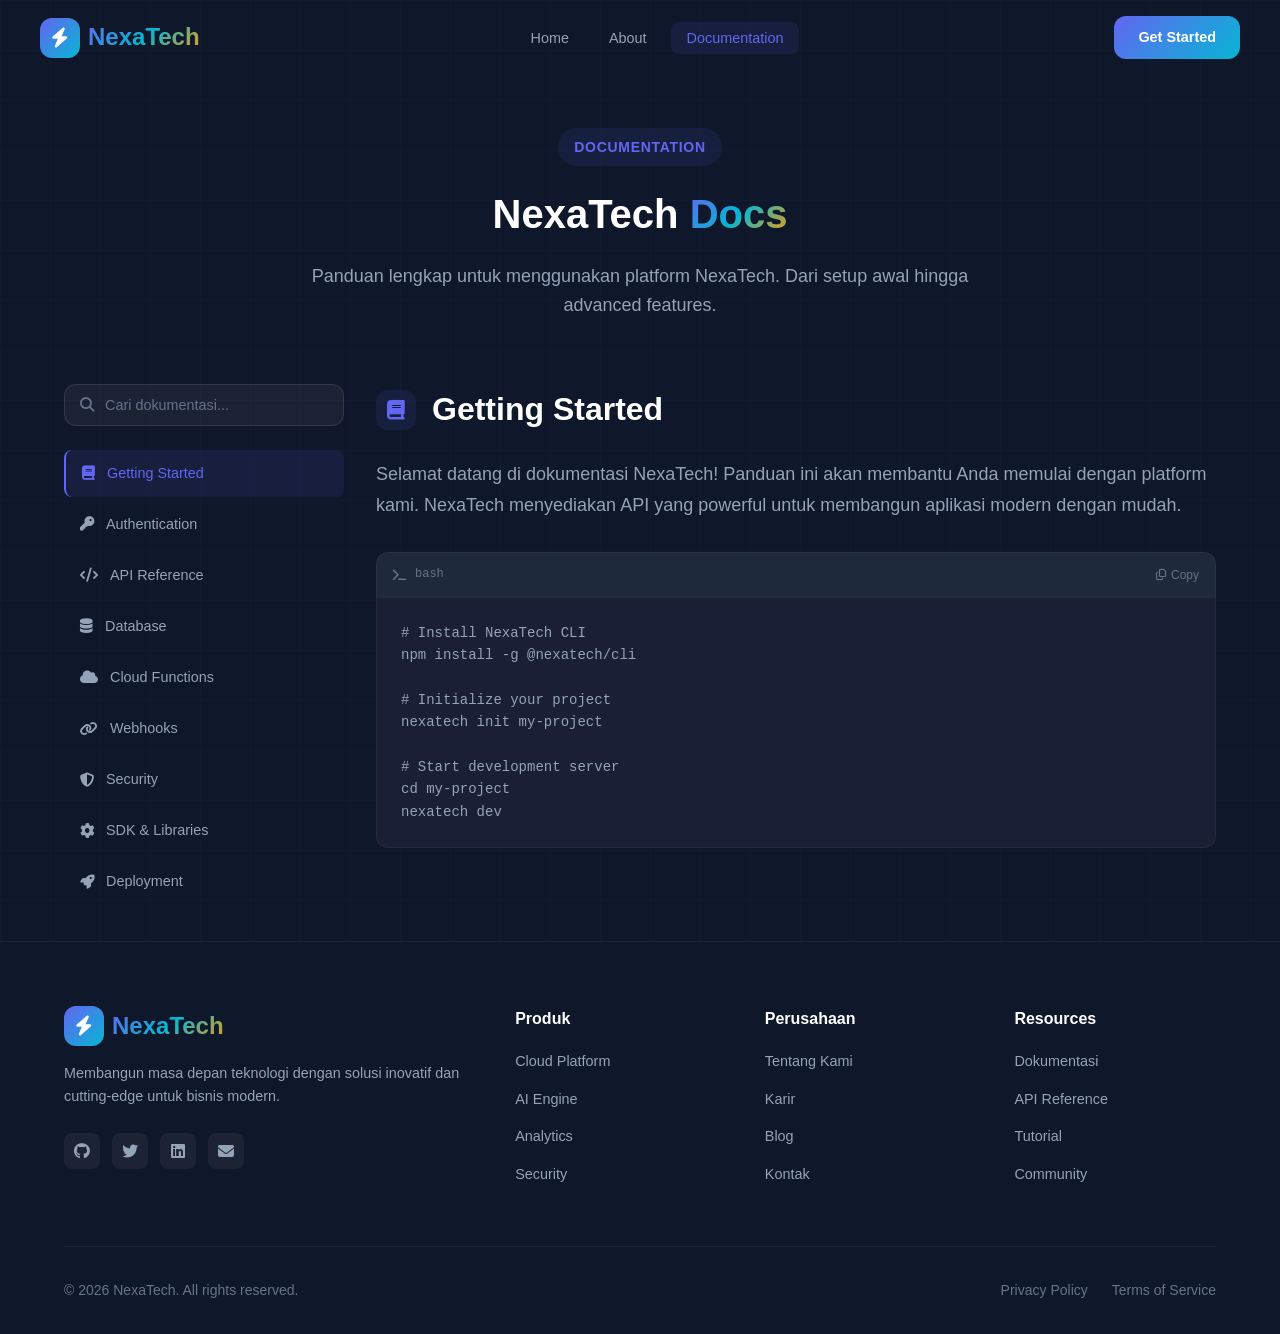
<file: Tech-Netnms/docs.html>
<!DOCTYPE html>
<html lang="id">
<head>
  <meta charset="UTF-8">
  <meta name="viewport" content="width=device-width, initial-scale=1.0">
  <title>Documentation - NexaTech</title>
  <link rel="stylesheet" href="https://cdnjs.cloudflare.com/ajax/libs/font-awesome/6.5.1/css/all.min.css">
  <link rel="stylesheet" href="styles.css">
</head>
<body class="bg-grid">
  <!-- Navigation -->
  <nav id="navbar">
    <div class="nav-container">
      <a href="index.html" class="logo">
        <div class="logo-icon"><i class="fa-solid fa-bolt"></i></div>
        <span class="logo-text">NexaTech</span>
      </a>
      
      <ul class="nav-links">
        <li><a href="index.html">Home</a></li>
        <li><a href="about.html">About</a></li>
        <li><a href="docs.html" class="active">Documentation</a></li>
      </ul>

      <a href="docs.html" class="nav-cta">Get Started</a>

      <button class="mobile-menu-btn" onclick="toggleMobileMenu()">
        <i class="fa-solid fa-bars"></i>
      </button>
    </div>
  </nav>

  <!-- Documentation Hero -->
  <section class="docs-hero">
    <div class="container">
      <div class="section-header">
        <span class="section-badge">Documentation</span>
        <h1 class="section-title">
          NexaTech <span class="text-gradient">Docs</span>
        </h1>
        <p class="section-subtitle">
          Panduan lengkap untuk menggunakan platform NexaTech. Dari setup awal hingga advanced features.
        </p>
      </div>

      <div class="docs-container">
        <!-- Sidebar -->
        <div class="docs-sidebar">
          <div class="docs-sidebar-sticky">
            <div class="docs-search-wrapper">
              <i class="fa-solid fa-magnifying-glass docs-search-icon"></i>
              <input type="text" class="docs-search" placeholder="Cari dokumentasi..." id="docsSearch">
            </div>
            
            <ul class="docs-nav" id="docsNav">
              <li class="docs-nav-item active" onclick="showDocSection('getting-started')" data-doc="getting-started">
                <i class="fa-solid fa-book"></i> Getting Started
              </li>
              <li class="docs-nav-item" onclick="showDocSection('authentication')" data-doc="authentication">
                <i class="fa-solid fa-key"></i> Authentication
              </li>
              <li class="docs-nav-item" onclick="showDocSection('api-reference')" data-doc="api-reference">
                <i class="fa-solid fa-code"></i> API Reference
              </li>
              <li class="docs-nav-item" onclick="showDocSection('database')" data-doc="database">
                <i class="fa-solid fa-database"></i> Database
              </li>
              <li class="docs-nav-item" onclick="showDocSection('cloud-functions')" data-doc="cloud-functions">
                <i class="fa-solid fa-cloud"></i> Cloud Functions
              </li>
              <li class="docs-nav-item" onclick="showDocSection('webhooks')" data-doc="webhooks">
                <i class="fa-solid fa-link"></i> Webhooks
              </li>
              <li class="docs-nav-item" onclick="showDocSection('security')" data-doc="security">
                <i class="fa-solid fa-shield-halved"></i> Security
              </li>
              <li class="docs-nav-item" onclick="showDocSection('sdk')" data-doc="sdk">
                <i class="fa-solid fa-gear"></i> SDK & Libraries
              </li>
              <li class="docs-nav-item" onclick="showDocSection('deployment')" data-doc="deployment">
                <i class="fa-solid fa-rocket"></i> Deployment
              </li>
            </ul>
          </div>
        </div>

        <!-- Content -->
        <div class="docs-content">
          <!-- Getting Started -->
          <div class="docs-section active" id="getting-started">
            <div class="docs-section-header">
              <div class="docs-section-icon"><i class="fa-solid fa-book"></i></div>
              <h2 class="docs-section-title">Getting Started</h2>
            </div>
            <p class="docs-section-description">
              Selamat datang di dokumentasi NexaTech! Panduan ini akan membantu Anda memulai dengan platform kami. 
              NexaTech menyediakan API yang powerful untuk membangun aplikasi modern dengan mudah.
            </p>
            <div class="code-block">
              <div class="code-header">
                <div class="code-language">
                  <i class="fa-solid fa-terminal"></i> bash
                </div>
                <button class="code-copy-btn" onclick="copyCode(this)">
                  <i class="fa-regular fa-copy"></i> Copy
                </button>
              </div>
              <div class="code-content">
                <pre># Install NexaTech CLI
npm install -g @nexatech/cli

# Initialize your project
nexatech init my-project

# Start development server
cd my-project
nexatech dev</pre>
              </div>
            </div>
          </div>

          <!-- Authentication -->
          <div class="docs-section" id="authentication">
            <div class="docs-section-header">
              <div class="docs-section-icon"><i class="fa-solid fa-key"></i></div>
              <h2 class="docs-section-title">Authentication</h2>
            </div>
            <p class="docs-section-description">
              Semua request ke API NexaTech memerlukan autentikasi. Kami menggunakan API Key dan OAuth 2.0 untuk autentikasi. 
              Dapatkan API Key Anda dari dashboard.
            </p>
            <div class="code-block">
              <div class="code-header">
                <div class="code-language">
                  <i class="fa-solid fa-code"></i> javascript
                </div>
                <button class="code-copy-btn" onclick="copyCode(this)">
                  <i class="fa-regular fa-copy"></i> Copy
                </button>
              </div>
              <div class="code-content">
                <pre>// Include API Key in request headers
const response = await fetch('https://api.nexatech.io/v1/data', {
  headers: {
    'Authorization': 'Bearer YOUR_API_KEY',
    'Content-Type': 'application/json',
    'X-Project-ID': 'your-project-id'
  }
});

const data = await response.json();
console.log(data);</pre>
              </div>
            </div>
            <h3 class="docs-subtitle">Endpoints</h3>
            <table class="endpoints-table">
              <thead>
                <tr>
                  <th>Method</th>
                  <th>Path</th>
                  <th>Description</th>
                </tr>
              </thead>
              <tbody>
                <tr>
                  <td><span class="method-badge method-post">POST</span></td>
                  <td><code class="endpoint-path">/auth/login</code></td>
                  <td>Authenticate user and get token</td>
                </tr>
                <tr>
                  <td><span class="method-badge method-post">POST</span></td>
                  <td><code class="endpoint-path">/auth/refresh</code></td>
                  <td>Refresh access token</td>
                </tr>
                <tr>
                  <td><span class="method-badge method-post">POST</span></td>
                  <td><code class="endpoint-path">/auth/logout</code></td>
                  <td>Invalidate current session</td>
                </tr>
                <tr>
                  <td><span class="method-badge method-get">GET</span></td>
                  <td><code class="endpoint-path">/auth/verify</code></td>
                  <td>Verify token validity</td>
                </tr>
              </tbody>
            </table>
          </div>

          <!-- API Reference -->
          <div class="docs-section" id="api-reference">
            <div class="docs-section-header">
              <div class="docs-section-icon"><i class="fa-solid fa-code"></i></div>
              <h2 class="docs-section-title">API Reference</h2>
            </div>
            <p class="docs-section-description">
              API NexaTech mengikuti standar RESTful. Semua endpoint menerima dan mengembalikan data dalam format JSON. 
              Base URL untuk semua request adalah https://api.nexatech.io/v1.
            </p>
            <div class="code-block">
              <div class="code-header">
                <div class="code-language">
                  <i class="fa-solid fa-code"></i> javascript
                </div>
                <button class="code-copy-btn" onclick="copyCode(this)">
                  <i class="fa-regular fa-copy"></i> Copy
                </button>
              </div>
              <div class="code-content">
                <pre>// GET - Retrieve data
const users = await nexatech.get('/users', {
  page: 1,
  limit: 20,
  sort: 'created_at:desc'
});

// POST - Create new resource
const newUser = await nexatech.post('/users', {
  name: 'John Doe',
  email: 'john@example.com',
  role: 'developer'
});

// PUT - Update resource
await nexatech.put('/users/123', {
  name: 'John Updated'
});

// DELETE - Remove resource
await nexatech.delete('/users/123');</pre>
              </div>
            </div>
            <h3 class="docs-subtitle">Endpoints</h3>
            <table class="endpoints-table">
              <thead>
                <tr>
                  <th>Method</th>
                  <th>Path</th>
                  <th>Description</th>
                </tr>
              </thead>
              <tbody>
                <tr>
                  <td><span class="method-badge method-get">GET</span></td>
                  <td><code class="endpoint-path">/users</code></td>
                  <td>List all users</td>
                </tr>
                <tr>
                  <td><span class="method-badge method-post">POST</span></td>
                  <td><code class="endpoint-path">/users</code></td>
                  <td>Create a new user</td>
                </tr>
                <tr>
                  <td><span class="method-badge method-get">GET</span></td>
                  <td><code class="endpoint-path">/users/:id</code></td>
                  <td>Get user by ID</td>
                </tr>
                <tr>
                  <td><span class="method-badge method-put">PUT</span></td>
                  <td><code class="endpoint-path">/users/:id</code></td>
                  <td>Update user</td>
                </tr>
                <tr>
                  <td><span class="method-badge method-delete">DELETE</span></td>
                  <td><code class="endpoint-path">/users/:id</code></td>
                  <td>Delete user</td>
                </tr>
              </tbody>
            </table>
          </div>

          <!-- Database -->
          <div class="docs-section" id="database">
            <div class="docs-section-header">
              <div class="docs-section-icon"><i class="fa-solid fa-database"></i></div>
              <h2 class="docs-section-title">Database</h2>
            </div>
            <p class="docs-section-description">
              NexaTech menyediakan managed database service yang support PostgreSQL, MySQL, dan MongoDB. 
              Database Anda di-host dengan high availability dan automatic backups.
            </p>
            <div class="code-block">
              <div class="code-header">
                <div class="code-language">
                  <i class="fa-solid fa-code"></i> javascript
                </div>
                <button class="code-copy-btn" onclick="copyCode(this)">
                  <i class="fa-regular fa-copy"></i> Copy
                </button>
              </div>
              <div class="code-content">
                <pre>import { createClient } from '@nexatech/database';

const db = createClient({
  connectionString: process.env.NEXATECH_DB_URL,
  pool: { max: 20, min: 5 }
});

// Query data
const users = await db.query(`
  SELECT * FROM users 
  WHERE status = 'active'
  ORDER BY created_at DESC
  LIMIT 10
`);

// Insert data
await db.query(`
  INSERT INTO users (name, email, role)
  VALUES ($1, $2, $3)
`, ['John', 'john@example.com', 'admin']);

// Transactions
await db.transaction(async (tx) => {
  await tx.query('UPDATE accounts SET balance = balance - $1 WHERE id = $2', [100, 1]);
  await tx.query('UPDATE accounts SET balance = balance + $1 WHERE id = $2', [100, 2]);
});</pre>
              </div>
            </div>
          </div>

          <!-- Cloud Functions -->
          <div class="docs-section" id="cloud-functions">
            <div class="docs-section-header">
              <div class="docs-section-icon"><i class="fa-solid fa-cloud"></i></div>
              <h2 class="docs-section-title">Cloud Functions</h2>
            </div>
            <p class="docs-section-description">
              Deploy serverless functions yang auto-scale sesuai demand. Support Node.js, Python, dan Go. 
              Fungsi Anda akan di-deploy ke edge locations terdekat.
            </p>
            <div class="code-block">
              <div class="code-header">
                <div class="code-language">
                  <i class="fa-solid fa-code"></i> typescript
                </div>
                <button class="code-copy-btn" onclick="copyCode(this)">
                  <i class="fa-regular fa-copy"></i> Copy
                </button>
              </div>
              <div class="code-content">
                <pre>// functions/hello.ts
import { NexaFunction, HttpRequest, HttpResponse } from '@nexatech/functions';

export const handler: NexaFunction = async (
  req: HttpRequest
): Promise&lt;HttpResponse&gt; => {
  const { name = 'World' } = req.query;
  
  return {
    statusCode: 200,
    headers: { 'Content-Type': 'application/json' },
    body: JSON.stringify({
      message: `Hello, ${name}!`,
      timestamp: new Date().toISOString(),
      region: req.region
    })
  };
};

// nexatech.config.ts
export default {
  functions: {
    hello: {
      runtime: 'nodejs20',
      memory: 256,
      timeout: 30,
      regions: ['ap-southeast-1', 'us-east-1']
    }
  }
};</pre>
              </div>
            </div>
          </div>

          <!-- Webhooks -->
          <div class="docs-section" id="webhooks">
            <div class="docs-section-header">
              <div class="docs-section-icon"><i class="fa-solid fa-link"></i></div>
              <h2 class="docs-section-title">Webhooks</h2>
            </div>
            <p class="docs-section-description">
              Terima notifikasi real-time ketika event terjadi di platform Anda. 
              Webhooks dikirim sebagai HTTP POST request ke URL yang Anda tentukan.
            </p>
            <div class="code-block">
              <div class="code-header">
                <div class="code-language">
                  <i class="fa-solid fa-code"></i> javascript
                </div>
                <button class="code-copy-btn" onclick="copyCode(this)">
                  <i class="fa-regular fa-copy"></i> Copy
                </button>
              </div>
              <div class="code-content">
                <pre>// Register webhook endpoint
await nexatech.webhooks.create({
  url: 'https://your-app.com/webhooks/nexatech',
  events: ['user.created', 'user.updated', 'payment.completed'],
  secret: 'whsec_your_secret_key'
});

// Verify webhook signature (Node.js)
import crypto from 'crypto';

function verifyWebhook(payload, signature, secret) {
  const expected = crypto
    .createHmac('sha256', secret)
    .update(payload)
    .digest('hex');
  
  return crypto.timingSafeEqual(
    Buffer.from(signature),
    Buffer.from(expected)
  );
}

// Express webhook handler
app.post('/webhooks/nexatech', (req, res) => {
  const signature = req.headers['x-nexatech-signature'];
  
  if (!verifyWebhook(req.rawBody, signature, WEBHOOK_SECRET)) {
    return res.status(401).send('Invalid signature');
  }
  
  const event = req.body;
  console.log('Event received:', event.type);
  
  res.status(200).send('OK');
});</pre>
              </div>
            </div>
          </div>

          <!-- Security -->
          <div class="docs-section" id="security">
            <div class="docs-section-header">
              <div class="docs-section-icon"><i class="fa-solid fa-shield-halved"></i></div>
              <h2 class="docs-section-title">Security</h2>
            </div>
            <p class="docs-section-description">
              Keamanan adalah prioritas utama kami. Semua data dienkripsi saat transit (TLS 1.3) dan at rest (AES-256). 
              Kami juga compliant dengan SOC 2, GDPR, dan ISO 27001.
            </p>
            <div class="code-block">
              <div class="code-header">
                <div class="code-language">
                  <i class="fa-solid fa-code"></i> javascript
                </div>
                <button class="code-copy-btn" onclick="copyCode(this)">
                  <i class="fa-regular fa-copy"></i> Copy
                </button>
              </div>
              <div class="code-content">
                <pre>// Enable additional security features
await nexatech.security.configure({
  // Enable rate limiting
  rateLimit: {
    window: '15m',
    max: 100
  },
  
  // Enable IP allowlist
  ipAllowlist: ['192.168.1.0/24', '10.0.0.0/8'],
  
  // Enable audit logging
  auditLog: {
    enabled: true,
    retention: '90d',
    events: ['auth', 'data.access', 'data.modify']
  },
  
  // Enable 2FA requirement
  mfa: {
    required: true,
    methods: ['totp', 'webauthn']
  }
});</pre>
              </div>
            </div>
          </div>

          <!-- SDK -->
          <div class="docs-section" id="sdk">
            <div class="docs-section-header">
              <div class="docs-section-icon"><i class="fa-solid fa-gear"></i></div>
              <h2 class="docs-section-title">SDK & Libraries</h2>
            </div>
            <p class="docs-section-description">
              Kami menyediakan SDK resmi untuk berbagai bahasa pemrograman. 
              Semua SDK open source dan tersedia di GitHub.
            </p>
            <div class="code-block">
              <div class="code-header">
                <div class="code-language">
                  <i class="fa-solid fa-code"></i> typescript
                </div>
                <button class="code-copy-btn" onclick="copyCode(this)">
                  <i class="fa-regular fa-copy"></i> Copy
                </button>
              </div>
              <div class="code-content">
                <pre>// JavaScript/TypeScript
import { NexaTech } from '@nexatech/sdk';
const client = new NexaTech({ apiKey: process.env.NEXA_API_KEY });

// Python
from nexatech import NexaTech
client = NexaTech(api_key=os.environ["NEXA_API_KEY"])

// Go
import "github.com/nexatech/sdk-go"
client := nexatech.NewClient(os.Getenv("NEXA_API_KEY"))

// Usage example (TypeScript)
const users = await client.users.list({
  page: 1,
  limit: 20,
  filter: { status: 'active' }
});

// Streaming support
const stream = await client.ai.chat({
  model: 'nexa-gpt-4',
  messages: [{ role: 'user', content: 'Hello!' }],
  stream: true
});

for await (const chunk of stream) {
  process.stdout.write(chunk.content);
}</pre>
              </div>
            </div>
          </div>

          <!-- Deployment -->
          <div class="docs-section" id="deployment">
            <div class="docs-section-header">
              <div class="docs-section-icon"><i class="fa-solid fa-rocket"></i></div>
              <h2 class="docs-section-title">Deployment</h2>
            </div>
            <p class="docs-section-description">
              Deploy aplikasi Anda ke NexaTech Cloud dengan mudah. Support CI/CD, preview deployments, 
              dan automatic scaling.
            </p>
            <div class="code-block">
              <div class="code-header">
                <div class="code-language">
                  <i class="fa-solid fa-terminal"></i> yaml
                </div>
                <button class="code-copy-btn" onclick="copyCode(this)">
                  <i class="fa-regular fa-copy"></i> Copy
                </button>
              </div>
              <div class="code-content">
                <pre># Deploy to production
nexatech deploy --env production

# Deploy with custom config
nexatech deploy --config nexatech.prod.yml

# Preview deployment
nexatech deploy --preview

# Rollback to previous version
nexatech rollback --version v1.2.3

# CI/CD - GitHub Actions
name: Deploy
on:
  push:
    branches: [main]

jobs:
  deploy:
    runs-on: ubuntu-latest
    steps:
      - uses: actions/checkout@v4
      - uses: nexatech/deploy-action@v2
        with:
          api-key: ${{ secrets.NEXA_API_KEY }}
          project: my-project
          env: production</pre>
              </div>
            </div>
          </div>
        </div>
      </div>
    </div>
  </section>

  <!-- Footer -->
  <footer>
    <div class="container">
      <div class="footer-grid">
        <div class="footer-brand">
          <a href="index.html" class="logo">
            <div class="logo-icon"><i class="fa-solid fa-bolt"></i></div>
            <span class="logo-text">NexaTech</span>
          </a>
          <p>
            Membangun masa depan teknologi dengan solusi inovatif dan cutting-edge untuk bisnis modern.
          </p>
          <div class="footer-social">
            <a href="#"><i class="fa-brands fa-github"></i></a>
            <a href="#"><i class="fa-brands fa-twitter"></i></a>
            <a href="#"><i class="fa-brands fa-linkedin"></i></a>
            <a href="#"><i class="fa-solid fa-envelope"></i></a>
          </div>
        </div>

        <div class="footer-column">
          <h4>Produk</h4>
          <ul>
            <li><a href="#">Cloud Platform</a></li>
            <li><a href="#">AI Engine</a></li>
            <li><a href="#">Analytics</a></li>
            <li><a href="#">Security</a></li>
          </ul>
        </div>

        <div class="footer-column">
          <h4>Perusahaan</h4>
          <ul>
            <li><a href="about.html">Tentang Kami</a></li>
            <li><a href="#">Karir</a></li>
            <li><a href="#">Blog</a></li>
            <li><a href="#">Kontak</a></li>
          </ul>
        </div>

        <div class="footer-column">
          <h4>Resources</h4>
          <ul>
            <li><a href="docs.html">Dokumentasi</a></li>
            <li><a href="#">API Reference</a></li>
            <li><a href="#">Tutorial</a></li>
            <li><a href="#">Community</a></li>
          </ul>
        </div>
      </div>

      <div class="footer-bottom">
        <p>© 2026 NexaTech. All rights reserved.</p>
        <div class="footer-bottom-links">
          <a href="#">Privacy Policy</a>
          <a href="#">Terms of Service</a>
        </div>
      </div>
    </div>
  </footer>

  <script src="script.js"></script>
</body>
</html>
</file>
<file: Tech-Netnms/styles.css>
* {
  margin: 0;
  padding: 0;
  box-sizing: border-box;
}

:root {
  --primary: #6366f1;
  --primary-dark: #4f46e5;
  --secondary: #06b6d4;
  --accent: #f59e0b;
  --dark: #0f172a;
  --dark-lighter: #1e293b;
  --dark-card: #1a1f35;
  --text-primary: #ffffff;
  --text-secondary: #94a3b8;
  --text-muted: #64748b;
}

body {
  font-family: -apple-system, BlinkMacSystemFont, 'Segoe UI', Roboto, 'Helvetica Neue', Arial, sans-serif;
  background-color: var(--dark);
  color: var(--text-primary);
  overflow-x: hidden;
  line-height: 1.6;
}

/* Animations */
@keyframes float {
  0%, 100% { transform: translateY(0px); }
  50% { transform: translateY(-20px); }
}

@keyframes pulse-glow {
  0%, 100% { box-shadow: 0 0 20px rgba(99, 102, 241, 0.3); }
  50% { box-shadow: 0 0 40px rgba(99, 102, 241, 0.6); }
}

@keyframes gradient-shift {
  0% { background-position: 0% 50%; }
  50% { background-position: 100% 50%; }
  100% { background-position: 0% 50%; }
}

@keyframes fadeInUp {
  from {
    opacity: 0;
    transform: translateY(30px);
  }
  to {
    opacity: 1;
    transform: translateY(0);
  }
}

.animate-float {
  animation: float 6s ease-in-out infinite;
}

.animate-float-delay {
  animation: float 6s ease-in-out infinite 2s;
}

.animate-pulse-glow {
  animation: pulse-glow 3s ease-in-out infinite;
}

.animate-gradient {
  background-size: 200% 200%;
  animation: gradient-shift 5s ease infinite;
}

.fade-in-up {
  animation: fadeInUp 0.6s ease-out forwards;
}

/* Navbar */
nav {
  position: fixed;
  top: 0;
  left: 0;
  right: 0;
  z-index: 1000;
  padding: 1rem 2rem;
  transition: all 0.3s ease;
  background: transparent;
}

nav.scrolled {
  background: rgba(15, 23, 42, 0.9);
  backdrop-filter: blur(20px);
  border-bottom: 1px solid rgba(255, 255, 255, 0.05);
  box-shadow: 0 4px 6px -1px rgba(0, 0, 0, 0.1);
}

.nav-container {
  max-width: 1200px;
  margin: 0 auto;
  display: flex;
  justify-content: space-between;
  align-items: center;
}

.logo {
  display: flex;
  align-items: center;
  gap: 0.5rem;
  font-size: 1.5rem;
  font-weight: bold;
  cursor: pointer;
  text-decoration: none;
  color: var(--text-primary);
}

.logo-icon {
  width: 40px;
  height: 40px;
  border-radius: 12px;
  background: linear-gradient(135deg, var(--primary), var(--secondary));
  display: flex;
  align-items: center;
  justify-content: center;
  font-size: 1.25rem;
  color: white;
}

.logo-text {
  background: linear-gradient(135deg, var(--primary), var(--secondary), var(--accent));
  -webkit-background-clip: text;
  -webkit-text-fill-color: transparent;
  background-clip: text;
}

.nav-links {
  display: flex;
  gap: 0.5rem;
  list-style: none;
}

.nav-links a {
  padding: 0.5rem 1rem;
  border-radius: 8px;
  color: var(--text-secondary);
  text-decoration: none;
  font-size: 0.9rem;
  font-weight: 500;
  transition: all 0.2s ease;
}

.nav-links a:hover {
  color: var(--text-primary);
  background: rgba(255, 255, 255, 0.05);
}

.nav-links a.active {
  color: var(--primary);
  background: rgba(99, 102, 241, 0.1);
}

.nav-cta {
  padding: 0.625rem 1.5rem;
  border-radius: 12px;
  background: linear-gradient(135deg, var(--primary), var(--secondary));
  color: white;
  text-decoration: none;
  font-weight: 600;
  font-size: 0.9rem;
  transition: all 0.3s ease;
  border: none;
  cursor: pointer;
}

.nav-cta:hover {
  box-shadow: 0 10px 25px -5px rgba(99, 102, 241, 0.5);
  transform: translateY(-2px);
}

.mobile-menu-btn {
  display: none;
  background: none;
  border: none;
  color: var(--text-primary);
  font-size: 1.5rem;
  cursor: pointer;
  padding: 0.5rem;
}

/* Glass Card */
.glass-card {
  background: rgba(255, 255, 255, 0.05);
  backdrop-filter: blur(10px);
  border: 1px solid rgba(255, 255, 255, 0.1);
  border-radius: 16px;
  transition: all 0.3s ease;
}

.glass-card:hover {
  background: rgba(255, 255, 255, 0.08);
  border-color: rgba(99, 102, 241, 0.3);
  transform: translateY(-4px);
}

/* Text Gradient */
.text-gradient {
  background: linear-gradient(135deg, var(--primary), var(--secondary), var(--accent));
  -webkit-background-clip: text;
  -webkit-text-fill-color: transparent;
  background-clip: text;
}

/* Background Grid */
.bg-grid {
  background-image: 
    linear-gradient(rgba(99, 102, 241, 0.03) 1px, transparent 1px),
    linear-gradient(90deg, rgba(99, 102, 241, 0.03) 1px, transparent 1px);
  background-size: 50px 50px;
}

/* Container */
.container {
  max-width: 1200px;
  margin: 0 auto;
  padding: 0 1.5rem;
}

/* Sections */
section {
  padding: 6rem 0;
  position: relative;
}

.section-header {
  text-align: center;
  margin-bottom: 4rem;
}

.section-badge {
  display: inline-block;
  padding: 0.5rem 1rem;
  border-radius: 9999px;
  background: rgba(99, 102, 241, 0.1);
  color: var(--primary);
  font-size: 0.875rem;
  font-weight: 600;
  text-transform: uppercase;
  letter-spacing: 0.05em;
  margin-bottom: 1rem;
}

.section-title {
  font-size: 2.5rem;
  font-weight: bold;
  margin-bottom: 1rem;
}

.section-subtitle {
  font-size: 1.125rem;
  color: var(--text-secondary);
  max-width: 700px;
  margin: 0 auto;
}

/* Hero Section */
.hero {
  min-height: 100vh;
  display: flex;
  align-items: center;
  position: relative;
  overflow: hidden;
  padding-top: 5rem;
}

.hero-bg {
  position: absolute;
  inset: 0;
  z-index: 0;
}

.hero-bg-circle {
  position: absolute;
  border-radius: 50%;
  filter: blur(100px);
  opacity: 0.3;
}

.hero-bg-circle-1 {
  width: 400px;
  height: 400px;
  background: var(--primary);
  top: 25%;
  left: 25%;
}

.hero-bg-circle-2 {
  width: 400px;
  height: 400px;
  background: var(--secondary);
  bottom: 25%;
  right: 25%;
}

.hero-content {
  position: relative;
  z-index: 1;
  text-align: center;
  max-width: 900px;
  margin: 0 auto;
}

.hero-badge {
  display: inline-flex;
  align-items: center;
  gap: 0.5rem;
  padding: 0.5rem 1rem;
  border-radius: 9999px;
  background: rgba(255, 255, 255, 0.05);
  backdrop-filter: blur(10px);
  border: 1px solid rgba(255, 255, 255, 0.1);
  margin-bottom: 2rem;
  font-size: 0.875rem;
  color: var(--text-secondary);
}

.hero-title {
  font-size: 4rem;
  font-weight: bold;
  line-height: 1.1;
  margin-bottom: 1.5rem;
}

.hero-subtitle {
  font-size: 1.25rem;
  color: var(--text-secondary);
  margin-bottom: 2.5rem;
  line-height: 1.6;
}

.hero-buttons {
  display: flex;
  gap: 1rem;
  justify-content: center;
  flex-wrap: wrap;
}

.btn {
  padding: 1rem 2rem;
  border-radius: 12px;
  font-weight: 600;
  font-size: 1rem;
  text-decoration: none;
  display: inline-flex;
  align-items: center;
  gap: 0.5rem;
  transition: all 0.3s ease;
  border: none;
  cursor: pointer;
}

.btn-primary {
  background: linear-gradient(135deg, var(--primary), var(--secondary));
  color: white;
}

.btn-primary:hover {
  box-shadow: 0 20px 40px -10px rgba(99, 102, 241, 0.5);
  transform: translateY(-2px) scale(1.05);
}

.btn-secondary {
  background: rgba(255, 255, 255, 0.05);
  backdrop-filter: blur(10px);
  border: 1px solid rgba(255, 255, 255, 0.1);
  color: white;
}

.btn-secondary:hover {
  background: rgba(255, 255, 255, 0.1);
}

/* Dashboard Preview */
.dashboard-preview {
  margin-top: 4rem;
  max-width: 800px;
  margin-left: auto;
  margin-right: auto;
}

.dashboard-card {
  padding: 2rem;
  animation: pulse-glow 3s ease-in-out infinite;
}

.dashboard-header {
  display: flex;
  align-items: center;
  gap: 0.5rem;
  margin-bottom: 1.5rem;
}

.dashboard-dot {
  width: 12px;
  height: 12px;
  border-radius: 50%;
}

.dashboard-stats {
  display: grid;
  grid-template-columns: repeat(3, 1fr);
  gap: 1rem;
  margin-bottom: 1.5rem;
}

.dashboard-stat {
  background: rgba(255, 255, 255, 0.05);
  padding: 1rem;
  border-radius: 12px;
}

.dashboard-stat-label {
  font-size: 0.75rem;
  color: var(--text-muted);
  margin-bottom: 0.25rem;
}

.dashboard-stat-value {
  font-size: 1.5rem;
  font-weight: bold;
  margin-bottom: 0.25rem;
}

.dashboard-stat-change {
  font-size: 0.75rem;
}

.dashboard-chart {
  height: 120px;
  background: rgba(255, 255, 255, 0.05);
  border-radius: 12px;
  display: flex;
  align-items: flex-end;
  justify-content: space-around;
  padding: 1rem;
  gap: 0.5rem;
}

.chart-bar {
  flex: 1;
  background: linear-gradient(to top, var(--primary), var(--secondary));
  border-radius: 4px 4px 0 0;
  opacity: 0.7;
}

/* Features Grid */
.features-grid {
  display: grid;
  grid-template-columns: repeat(auto-fit, minmax(300px, 1fr));
  gap: 1.5rem;
}

.feature-card {
  padding: 2rem;
}

.feature-icon {
  width: 48px;
  height: 48px;
  border-radius: 12px;
  display: flex;
  align-items: center;
  justify-content: center;
  font-size: 1.5rem;
  margin-bottom: 1rem;
  color: white;
}

.feature-title {
  font-size: 1.25rem;
  font-weight: 600;
  margin-bottom: 0.5rem;
}

.feature-description {
  color: var(--text-secondary);
  font-size: 0.9rem;
  line-height: 1.6;
}

/* Stats Section */
.stats-grid {
  display: grid;
  grid-template-columns: repeat(auto-fit, minmax(200px, 1fr));
  gap: 1.5rem;
}

.stat-card {
  padding: 2rem;
  text-align: center;
}

.stat-value {
  font-size: 2.5rem;
  font-weight: bold;
  margin-bottom: 0.5rem;
}

.stat-label {
  color: var(--text-secondary);
  font-size: 0.9rem;
}

/* Tech Stack */
.tech-stack {
  display: flex;
  flex-wrap: wrap;
  justify-content: center;
  gap: 1rem;
}

.tech-badge {
  padding: 0.75rem 1.5rem;
  border-radius: 12px;
  background: rgba(255, 255, 255, 0.05);
  backdrop-filter: blur(10px);
  border: 1px solid rgba(255, 255, 255, 0.1);
  color: var(--text-secondary);
  font-weight: 500;
  transition: all 0.3s ease;
}

.tech-badge:hover {
  color: var(--primary);
  border-color: rgba(99, 102, 241, 0.3);
}

/* How It Works */
.steps-grid {
  display: grid;
  grid-template-columns: repeat(auto-fit, minmax(280px, 1fr));
  gap: 2rem;
}

.step-card {
  padding: 2rem;
  position: relative;
}

.step-number {
  position: absolute;
  top: -1rem;
  right: -1rem;
  width: 40px;
  height: 40px;
  border-radius: 50%;
  background: linear-gradient(135deg, var(--primary), var(--secondary));
  display: flex;
  align-items: center;
  justify-content: center;
  font-weight: bold;
  font-size: 0.875rem;
  color: white;
}

.step-icon {
  width: 64px;
  height: 64px;
  border-radius: 16px;
  background: rgba(99, 102, 241, 0.1);
  display: flex;
  align-items: center;
  justify-content: center;
  font-size: 2rem;
  margin: 0 auto 1.5rem;
  color: var(--primary);
}

.step-title {
  font-size: 1.25rem;
  font-weight: 600;
  margin-bottom: 0.75rem;
  text-align: center;
}

.step-description {
  color: var(--text-secondary);
  font-size: 0.9rem;
  line-height: 1.6;
  text-align: center;
}

/* CTA Section */
.cta-section {
  position: relative;
}

.cta-card {
  position: relative;
  overflow: hidden;
  padding: 4rem 2rem;
  text-align: center;
}

.cta-bg {
  position: absolute;
  inset: 0;
  background: linear-gradient(135deg, rgba(99, 102, 241, 0.2), rgba(6, 182, 212, 0.2), rgba(245, 158, 11, 0.2));
  animation: gradient-shift 5s ease infinite;
}

.cta-overlay {
  position: absolute;
  inset: 0;
  background: rgba(15, 23, 42, 0.6);
}

.cta-content {
  position: relative;
  z-index: 1;
}

.cta-title {
  font-size: 2.5rem;
  font-weight: bold;
  margin-bottom: 1rem;
}

.cta-subtitle {
  font-size: 1.125rem;
  color: var(--text-secondary);
  margin-bottom: 2rem;
  max-width: 600px;
  margin-left: auto;
  margin-right: auto;
}

/* Footer */
footer {
  background: var(--dark);
  border-top: 1px solid rgba(255, 255, 255, 0.05);
  padding: 4rem 0 2rem;
}

.footer-grid {
  display: grid;
  grid-template-columns: 2fr 1fr 1fr 1fr;
  gap: 3rem;
  margin-bottom: 3rem;
}

.footer-brand p {
  color: var(--text-secondary);
  font-size: 0.9rem;
  line-height: 1.6;
  margin-top: 1rem;
}

.footer-social {
  display: flex;
  gap: 0.75rem;
  margin-top: 1.5rem;
}

.footer-social a {
  width: 36px;
  height: 36px;
  border-radius: 8px;
  background: rgba(255, 255, 255, 0.05);
  display: flex;
  align-items: center;
  justify-content: center;
  color: var(--text-secondary);
  text-decoration: none;
  transition: all 0.3s ease;
}

.footer-social a:hover {
  color: var(--primary);
  background: rgba(99, 102, 241, 0.1);
}

.footer-column h4 {
  font-weight: 600;
  margin-bottom: 1rem;
}

.footer-column ul {
  list-style: none;
}

.footer-column li {
  margin-bottom: 0.75rem;
}

.footer-column a {
  color: var(--text-secondary);
  text-decoration: none;
  font-size: 0.9rem;
  transition: color 0.3s ease;
}

.footer-column a:hover {
  color: var(--primary);
}

.footer-bottom {
  border-top: 1px solid rgba(255, 255, 255, 0.05);
  padding-top: 2rem;
  display: flex;
  justify-content: space-between;
  align-items: center;
  flex-wrap: wrap;
  gap: 1rem;
}

.footer-bottom p {
  color: var(--text-muted);
  font-size: 0.875rem;
}

.footer-bottom-links {
  display: flex;
  gap: 1.5rem;
}

.footer-bottom-links a {
  color: var(--text-muted);
  text-decoration: none;
  font-size: 0.875rem;
  transition: color 0.3s ease;
}

.footer-bottom-links a:hover {
  color: var(--primary);
}

/* About Page */
.about-hero {
  padding-top: 8rem;
  padding-bottom: 4rem;
}

.about-grid {
  display: grid;
  grid-template-columns: repeat(auto-fit, minmax(300px, 1fr));
  gap: 2rem;
  margin-bottom: 4rem;
}

.about-card {
  padding: 2rem;
}

.about-card-icon {
  width: 56px;
  height: 56px;
  border-radius: 12px;
  display: flex;
  align-items: center;
  justify-content: center;
  font-size: 1.75rem;
  margin-bottom: 1.5rem;
  color: white;
}

.about-card-title {
  font-size: 1.5rem;
  font-weight: bold;
  margin-bottom: 1rem;
}

.about-card-text {
  color: var(--text-secondary);
  line-height: 1.7;
}

.values-grid {
  display: grid;
  grid-template-columns: repeat(auto-fit, minmax(250px, 1fr));
  gap: 1.5rem;
}

.value-card {
  padding: 1.5rem;
  text-align: center;
}

.value-icon {
  width: 48px;
  height: 48px;
  border-radius: 12px;
  background: rgba(99, 102, 241, 0.1);
  display: flex;
  align-items: center;
  justify-content: center;
  font-size: 1.5rem;
  margin: 0 auto 1rem;
  color: var(--primary);
}

.value-title {
  font-size: 1.125rem;
  font-weight: 600;
  margin-bottom: 0.5rem;
}

.value-text {
  color: var(--text-secondary);
  font-size: 0.9rem;
  line-height: 1.6;
}

.team-grid {
  display: grid;
  grid-template-columns: repeat(auto-fit, minmax(250px, 1fr));
  gap: 1.5rem;
}

.team-card {
  padding: 2rem;
  text-align: center;
}

.team-avatar {
  width: 80px;
  height: 80px;
  border-radius: 50%;
  background: linear-gradient(135deg, rgba(99, 102, 241, 0.2), rgba(6, 182, 212, 0.2));
  display: flex;
  align-items: center;
  justify-content: center;
  font-size: 2rem;
  margin: 0 auto 1rem;
  color: var(--primary);
}

.team-name {
  font-size: 1.125rem;
  font-weight: 600;
  margin-bottom: 0.25rem;
}

.team-role {
  color: var(--primary);
  font-size: 0.875rem;
}

/* Documentation Page */
.docs-hero {
  padding-top: 8rem;
  padding-bottom: 2rem;
}

.docs-container {
  display: flex;
  gap: 2rem;
  margin-top: 3rem;
}

.docs-sidebar {
  width: 280px;
  flex-shrink: 0;
}

.docs-sidebar-sticky {
  position: sticky;
  top: 6rem;
}

.docs-search-wrapper {
  position: relative;
  margin-bottom: 1.5rem;
}

.docs-search-icon {
  position: absolute;
  left: 1rem;
  top: 50%;
  transform: translateY(-50%);
  color: var(--text-muted);
  font-size: 0.9rem;
}

.docs-search {
  width: 100%;
  padding: 0.75rem 1rem 0.75rem 2.5rem;
  border-radius: 12px;
  background: rgba(255, 255, 255, 0.05);
  border: 1px solid rgba(255, 255, 255, 0.1);
  color: var(--text-primary);
  font-size: 0.9rem;
}

.docs-search::placeholder {
  color: var(--text-muted);
}

.docs-search:focus {
  outline: none;
  border-color: rgba(99, 102, 241, 0.5);
}

.docs-nav {
  list-style: none;
}

.docs-nav-item {
  padding: 0.75rem 1rem;
  border-radius: 8px;
  color: var(--text-secondary);
  cursor: pointer;
  font-size: 0.9rem;
  font-weight: 500;
  transition: all 0.2s ease;
  margin-bottom: 0.25rem;
  display: flex;
  align-items: center;
  gap: 0.75rem;
}

.docs-nav-item:hover {
  color: var(--text-primary);
  background: rgba(255, 255, 255, 0.05);
}

.docs-nav-item.active {
  color: var(--primary);
  background: rgba(99, 102, 241, 0.1);
  border-left: 2px solid var(--primary);
}

.docs-content {
  flex: 1;
  min-width: 0;
}

.docs-section {
  display: none;
}

.docs-section.active {
  display: block;
  animation: fadeInUp 0.3s ease-out;
}

.docs-section-header {
  display: flex;
  align-items: center;
  gap: 1rem;
  margin-bottom: 1.5rem;
}

.docs-section-icon {
  width: 40px;
  height: 40px;
  border-radius: 12px;
  background: rgba(99, 102, 241, 0.1);
  display: flex;
  align-items: center;
  justify-content: center;
  font-size: 1.25rem;
  color: var(--primary);
}

.docs-section-title {
  font-size: 2rem;
  font-weight: bold;
}

.docs-section-description {
  color: var(--text-secondary);
  font-size: 1.125rem;
  line-height: 1.7;
  margin-bottom: 2rem;
}

.docs-subtitle {
  margin-bottom: 1rem;
  font-size: 1.25rem;
  font-weight: 600;
}

.code-block {
  margin-bottom: 2rem;
}

.code-header {
  display: flex;
  justify-content: space-between;
  align-items: center;
  padding: 0.75rem 1rem;
  background: var(--dark-lighter);
  border-radius: 12px 12px 0 0;
  border: 1px solid rgba(255, 255, 255, 0.05);
  border-bottom: none;
}

.code-language {
  display: flex;
  align-items: center;
  gap: 0.5rem;
  font-size: 0.75rem;
  color: var(--text-muted);
  font-family: monospace;
}

.code-copy-btn {
  background: none;
  border: none;
  color: var(--text-muted);
  font-size: 0.75rem;
  cursor: pointer;
  display: flex;
  align-items: center;
  gap: 0.25rem;
  transition: color 0.3s ease;
}

.code-copy-btn:hover {
  color: var(--primary);
}

.code-content {
  background: var(--dark-card);
  border: 1px solid rgba(255, 255, 255, 0.05);
  border-radius: 0 0 12px 12px;
  padding: 1.5rem;
  overflow-x: auto;
}

.code-content pre {
  margin: 0;
  font-family: 'Courier New', monospace;
  font-size: 0.875rem;
  line-height: 1.6;
  color: var(--text-secondary);
}

.endpoints-table {
  width: 100%;
  border-collapse: collapse;
  margin-bottom: 2rem;
}

.endpoints-table th {
  text-align: left;
  padding: 0.75rem 1rem;
  font-size: 0.75rem;
  font-weight: 600;
  color: var(--text-muted);
  text-transform: uppercase;
  border-bottom: 1px solid rgba(255, 255, 255, 0.05);
}

.endpoints-table td {
  padding: 0.75rem 1rem;
  border-bottom: 1px solid rgba(255, 255, 255, 0.05);
}

.endpoints-table tr:hover {
  background: rgba(255, 255, 255, 0.02);
}

.method-badge {
  display: inline-block;
  padding: 0.25rem 0.5rem;
  border-radius: 4px;
  font-size: 0.75rem;
  font-weight: bold;
}

.method-get {
  background: rgba(16, 185, 129, 0.1);
  color: #10b981;
}

.method-post {
  background: rgba(59, 130, 246, 0.1);
  color: #3b82f6;
}

.method-put {
  background: rgba(245, 158, 11, 0.1);
  color: #f59e0b;
}

.method-delete {
  background: rgba(239, 68, 68, 0.1);
  color: #ef4444;
}

.endpoint-path {
  font-family: monospace;
  font-size: 0.875rem;
  color: var(--text-secondary);
}

/* Responsive */
@media (max-width: 768px) {
  .nav-links {
    display: none;
  }

  .nav-cta {
    display: none;
  }

  .mobile-menu-btn {
    display: block;
  }

  .hero-title {
    font-size: 2.5rem;
  }

  .hero-subtitle {
    font-size: 1rem;
  }

  .dashboard-stats {
    grid-template-columns: 1fr;
  }

  .footer-grid {
    grid-template-columns: 1fr;
  }

  .docs-container {
    flex-direction: column;
  }

  .docs-sidebar {
    width: 100%;
  }

  .section-title {
    font-size: 2rem;
  }

  .cta-title {
    font-size: 2rem;
  }
}

@media (max-width: 480px) {
  .hero-title {
    font-size: 2rem;
  }

  .hero-buttons {
    flex-direction: column;
  }

  .btn {
    width: 100%;
    justify-content: center;
  }
}
</file>
<file: linnms-landingpage-tamplat/assets/css/styles.css>
@import url("https://fonts.googleapis.com/css2?family=DM+Sans:wght@400;500;600;700&family=Plus+Jakarta+Sans:wght@400;500;600;700;800&family=JetBrains+Mono:wght@400;500;600&display=swap");
:root {
  color-scheme: dark;
  --bg: #0b111a;
  --bg2: #101a27;
  --panel: #121e2d;
  --panel2: #162437;
  --line: #25354b;
  --muted: #92a4b8;
  --text: #ebf3fb;
  --blue: #78a9ff;
  --cyan: #4dd8c7;
  --green: #59d1ad;
  --orange: #ffbb78;
  --red: #ff908f;
  --radius: 18px;
  --mono: "JetBrains Mono", ui-monospace, SFMono-Regular, Consolas, monospace;
  --font: "DM Sans", system-ui, -apple-system, sans-serif;
  --heading: "Plus Jakarta Sans", var(--font);
}
* {
  box-sizing: border-box;
}
html {
  scroll-behavior: smooth;
  scroll-padding-top: 96px;
}
body {
  margin: 0;
  background: var(--bg);
  color: var(--text);
  font: 15px/1.7 var(--font);
  -webkit-font-smoothing: antialiased;
}
a {
  color: inherit;
  text-decoration: none;
}
button,
input {
  font: inherit;
}
button {
  cursor: pointer;
}
p,
h1,
h2,
h3,
h4 {
  margin-top: 0;
}
p {
  color: var(--muted);
}
::selection {
  background: #346f92;
  color: white;
}
.shell {
  width: min(1180px, calc(100% - 64px));
  margin: auto;
}
.mono,
code,
pre {
  font-family: var(--mono);
}
code {
  font-size: 0.88em;
  color: #95e0dd;
}
a:focus-visible,
button:focus-visible,
input:focus-visible,
summary:focus-visible {
  outline: 2px solid var(--cyan);
  outline-offset: 4px;
}
.skip-link {
  position: absolute;
  z-index: 1000;
  top: -100px;
  left: 20px;
  padding: 10px 16px;
  background: #fff;
  color: #111;
}
.skip-link:focus {
  top: 15px;
}
.site-header {
  position: sticky;
  top: 0;
  z-index: 40;
  background: #0b111ae8;
  border-bottom: 1px solid #ffffff13;
  backdrop-filter: blur(18px);
}
.header-inner {
  min-height: 84px;
  display: flex;
  align-items: center;
  gap: 28px;
}
.brand,
.footer-brand {
  display: inline-flex;
  align-items: center;
  gap: 12px;
  flex-shrink: 0;
}
.brand-graphic {
  width: 42px;
  height: 42px;
  border: 1px solid #3a5070;
  border-radius: 14px;
  background: #111b29;
  display: grid;
  place-items: center;
  color: var(--cyan);
  position: relative;
  box-shadow: 0 0 24px #4ba9dd14;
}
.brand-graphic svg {
  width: 27px;
  height: 27px;
}
.brand > span:last-child,
.footer-brand > span:last-child {
  display: grid;
  line-height: 1.1;
}
.brand strong,
.footer-brand strong {
  font-family: var(--heading);
  font-size: 18px;
  letter-spacing: -0.06em;
  font-weight: 800;
}
.brand small,
.footer-brand small {
  margin-top: 6px;
  color: #7e91a8;
  letter-spacing: 0.15em;
  font-size: 9px;
  font-family: var(--mono);
}
.primary-nav {
  display: flex;
  align-items: center;
  gap: 28px;
  margin-left: auto;
}
.primary-nav a {
  font-size: 13px;
  font-weight: 600;
  color: #9aadc1;
  transition: color 0.2s;
}
.primary-nav a:hover,
.primary-nav a[aria-current="page"] {
  color: #fff;
}
.primary-nav a[aria-current="page"]:after {
  content: "";
  display: block;
  margin: 4px auto 0;
  height: 2px;
  background: var(--cyan);
  border-radius: 2px;
}
.header-cta {
  font-size: 12px;
  font-weight: 700;
  padding: 11px 16px;
  border: 1px solid #476078;
  border-radius: 10px;
  color: #d9f2f3;
  background: #1c2c3c;
  white-space: nowrap;
}
.header-cta:hover {
  background: #263c50;
}
.header-cta span {
  margin-left: 8px;
  color: var(--cyan);
}
.menu-toggle {
  display: none;
  border: 1px solid var(--line);
  background: var(--panel);
  border-radius: 10px;
  color: white;
  width: 42px;
  height: 40px;
  align-items: center;
  justify-content: center;
  flex-direction: column;
  gap: 5px;
}
.menu-toggle span {
  width: 17px;
  height: 2px;
  background: currentColor;
}
.kicker,
.eyebrow,
.section-number {
  font-size: 11px;
  letter-spacing: 0.15em;
  font-weight: 700;
  font-family: var(--mono);
  color: var(--cyan);
}
.eyebrow {
  display: flex;
  align-items: center;
  gap: 12px;
  margin-bottom: 23px;
}
.eyebrow-line {
  width: 20px;
  height: 1px;
  background: var(--cyan);
}
.eyebrow-index {
  font-size: 10px;
  color: #53687f;
  margin-left: 9px;
}
.gradient-text {
  background: #4de2c7;
  background-clip: text;
  -webkit-background-clip: text;
  color: transparent;
}
.btn {
  display: inline-flex;
  justify-content: center;
  align-items: center;
  gap: 20px;
  min-height: 50px;
  padding: 12px 19px;
  border-radius: 11px;
  font-weight: 700;
  font-size: 13px;
  transition:
    transform 0.2s,
    background 0.2s,
    border-color 0.2s;
}
.btn:hover {
  transform: translateY(-2px);
}
.btn-primary {
  color: #0a1626;
  background: #68e1d1;
  box-shadow: 0 14px 32px #349db41e;
}
.btn-ghost {
  border: 1px solid #36465a;
  color: #d9e9fa;
  background: #142132;
}
.btn-ghost:hover {
  border-color: #6484a7;
  background: #1a2b40;
}
.text-link {
  display: inline-flex;
  color: #88dcd0;
  font-weight: 700;
  font-size: 13px;
  gap: 8px;
}
.hero {
  position: relative;
  overflow: hidden;
  background: #132038a3;
  border-bottom: 1px solid #233346;
}
.hero:before {
  content: "";
  position: absolute;
  inset: 0;
  opacity: 0.42;
  pointer-events: none;
  background-image: none;
  background-size: 56px 56px;
  mask-image: linear-gradient(to bottom, black, transparent 88%);
}
.hero-grid {
  position: relative;
  z-index: 1;
  min-height: 610px;
  display: grid;
  grid-template-columns: 1.05fr 0.95fr;
  align-items: center;
  gap: 44px;
  padding-top: 64px;
  padding-bottom: 86px;
}
.hero-copy h1 {
  font-family: var(--heading);
  font-size: clamp(42px, 4.35vw, 64px);
  letter-spacing: -0.06em;
  line-height: 1.16;
  font-weight: 800;
  max-width: 690px;
  margin-bottom: 25px;
}
.hero-copy > p {
  font-size: 15px;
  max-width: 525px;
  line-height: 1.85;
  color: #aebdd0;
  margin-bottom: 33px;
}
.hero-actions {
  display: flex;
  gap: 12px;
  flex-wrap: wrap;
}
.hero-meta {
  margin-top: 53px;
  display: flex;
  align-items: center;
  gap: 16px;
  font-size: 12px;
  color: #8d9fb4;
}
.hero-meta b {
  color: #e2f2f8;
  margin-right: 6px;
  font-family: var(--mono);
  font-size: 10px;
}
.hero-meta i {
  height: 4px;
  width: 4px;
  border-radius: 50%;
  background: #667d98;
}
.network-visual {
  background: #111b2a;
  border: 1px solid #354860;
  border-radius: 22px;
  min-height: 395px;
  box-shadow:
    0 25px 75px #0006,
    0 0 0 6px #ffffff05;
  position: relative;
  overflow: hidden;
}
.network-visual:before {
  content: "";
  position: absolute;
  inset: 0;
  background: #24577355;
  pointer-events: none;
}
.network-caption,
.network-bottom {
  display: flex;
  align-items: center;
  gap: 9px;
  position: relative;
  z-index: 2;
  font-family: var(--mono);
  font-size: 9px;
  letter-spacing: 0.09em;
  color: #acc2d7;
  padding: 23px 23px 0;
}
.network-caption .right {
  margin-left: auto;
  color: #698298;
}
.live-dot,
.status-light {
  display: inline-block;
  flex-shrink: 0;
  height: 7px;
  width: 7px;
  border-radius: 100%;
  background: var(--cyan);
  box-shadow: 0 0 0 4px #4dd8c716;
}
.network-stage {
  height: 289px;
  position: relative;
}
.network-stage:before {
  content: "";
  position: absolute;
  left: 50%;
  top: 33%;
  height: 45%;
  width: 1px;
  background: #325d83;
  opacity: 0.8;
}
.network-stage:after {
  content: "";
  position: absolute;
  left: 24%;
  right: 24%;
  top: 76%;
  height: 1px;
  background: #397d99aa;
}
.net-node {
  position: absolute;
  z-index: 3;
  text-align: left;
  background: #1b2a3e;
  border: 1px solid #44617a;
  box-shadow: 0 13px 35px #0005;
  border-radius: 14px;
  padding: 13px 15px;
  width: 145px;
  display: flex;
  flex-direction: column;
  align-items: flex-start;
  line-height: 1.4;
}
.net-node strong {
  font-size: 13px;
}
.net-node small {
  color: #91abc1;
  font-size: 10px;
  margin-top: 2px;
}
.node-glyph {
  color: #6fe3d3;
  font-size: 19px;
  line-height: 1;
  margin-bottom: 11px;
}
.net-center {
  width: 168px;
  left: calc(50% - 84px);
  top: 24px;
  border-color: #4c9eaf;
}
.net-olt {
  left: 7%;
  bottom: 0;
}
.net-router {
  right: 7%;
  bottom: 0;
}
.net-db {
  width: 123px;
  left: calc(50% - 61.5px);
  top: 146px;
  padding: 9px 12px;
  text-align: center;
  align-items: center;
  border-color: #40547e;
}
.net-db .node-glyph {
  font-size: 13px;
  margin-bottom: 4px;
}
.net-db strong {
  font-size: 11px;
}
.net-db small {
  font-size: 9px;
}
.tiny-tag {
  font-size: 9px;
  font-family: var(--mono);
  font-weight: 600;
  margin-top: 10px;
  padding: 3px 8px;
  border-radius: 6px;
  background: #1f51612d;
  color: #77e3d2;
  border: 1px solid #3e7980;
}
.tiny-tag.green {
  color: #8bd8b0;
  background: #244b413b;
}
.tiny-tag.blue {
  color: #9fc2ff;
  background: #36568646;
  margin-top: 5px;
}
.network-bottom {
  padding: 0 20px 20px;
  justify-content: space-between;
  font-size: 9px;
  letter-spacing: 0;
  color: #718ca6;
}
.network-bottom span {
  display: flex;
  gap: 7px;
  align-items: center;
}
.key-dot {
  width: 6px;
  height: 6px;
  background: var(--cyan);
  border-radius: 50%;
}
.key-dot.blue {
  background: var(--blue);
}
.facts-strip {
  display: flex;
  align-items: center;
  gap: 28px;
  padding: 23px 0;
  border-bottom: 1px solid var(--line);
}
.facts-strip > span {
  margin-right: auto;
  color: #6c839b;
  font-family: var(--mono);
  letter-spacing: 0.16em;
  font-size: 10px;
  font-weight: 700;
}
.facts-strip > div {
  display: flex;
  align-items: baseline;
  gap: 8px;
}
.facts-strip strong {
  font: 700 13px var(--heading);
  color: #edf4fd;
}
.facts-strip small {
  color: #7c91a8;
  font-size: 11px;
}
.section-block {
  padding-top: 100px;
  padding-bottom: 10px;
}
.section-intro {
  display: flex;
  align-items: end;
  justify-content: space-between;
  gap: 35px;
  margin-bottom: 32px;
}
.section-intro h2,
.feature-split h2 {
  font: 800 clamp(27px, 3vw, 39px)/1.24 var(--heading);
  letter-spacing: -0.045em;
  margin: 13px 0 0;
}
.section-intro > p {
  max-width: 375px;
  margin: 0;
  font-size: 14px;
}
.topic-grid {
  display: grid;
  grid-template-columns: repeat(3, minmax(0, 1fr));
  gap: 17px;
}
.topic-card {
  display: block;
  padding: 27px;
  border-radius: 17px;
  background: #111b29;
  border: 1px solid #2c4155;
  transition:
    transform 0.2s,
    border-color 0.2s,
    background 0.2s;
  min-height: 318px;
}
.topic-card:hover {
  border-color: #63aab9;
  transform: translateY(-5px);
  background: linear-gradient(145deg, #1b2e43, #132334);
}
.topic-index {
  font-size: 10px;
  font-family: var(--mono);
  font-weight: 600;
  letter-spacing: 0.08em;
  color: #6c8ba1;
}
.topic-icon {
  height: 58px;
  width: 58px;
  display: grid;
  place-items: center;
  color: var(--cyan);
  font-size: 27px;
  border: 1px solid #38637a;
  border-radius: 15px;
  background: #1e405235;
  margin: 25px 0;
}
.topic-card h3 {
  font: 800 19px var(--heading);
  letter-spacing: -0.03em;
  margin-bottom: 12px;
}
.topic-card p {
  font-size: 13px;
  line-height: 1.75;
  min-height: 72px;
}
.topic-link {
  font-size: 12px;
  color: #8fdfd4;
  font-weight: 700;
  display: flex;
  justify-content: space-between;
  align-items: center;
  border-top: 1px solid #314158;
  padding-top: 17px;
  margin-top: 18px;
}
.workflow {
  display: grid;
  grid-template-columns: repeat(4, minmax(0, 1fr));
  margin-top: 42px;
  border: 1px solid #2d4058;
  border-radius: 17px;
  overflow: hidden;
}
.workflow > div {
  padding: 24px;
  border-right: 1px solid #2d4058;
  background: #121e2c;
}
.workflow > div:last-child {
  border: 0;
}
.workflow > div > span {
  font: 600 12px var(--mono);
  color: #5bddcd;
}
.workflow h3 {
  margin: 25px 0 12px;
  font: 700 14px var(--heading);
}
.workflow p {
  margin: 0;
  font-size: 12px;
  line-height: 1.8;
}
.feature-split {
  display: grid;
  grid-template-columns: 0.85fr 1.15fr;
  gap: 70px;
  align-items: center;
  padding: 28px 0;
}
.feature-split p {
  line-height: 1.9;
  max-width: 460px;
}
.feature-split h2 {
  margin: 17px 0 23px;
}
.feature-badges {
  display: flex;
  flex-wrap: wrap;
  gap: 8px;
  margin: 22px 0 32px;
}
.feature-badges span,
.pill {
  font: 600 11px var(--mono);
  border: 1px solid #314962;
  border-radius: 8px;
  color: #adc8dd;
  background: #172537;
  padding: 7px 10px;
}
.terminal {
  border-radius: 17px;
  background: #101923;
  border: 1px solid #364b62;
  box-shadow: 0 25px 70px #0004;
  overflow: hidden;
}
.terminal-bar {
  background: #182638;
  border-bottom: 1px solid #33445d;
  padding: 14px 18px;
  display: flex;
  align-items: center;
  justify-content: space-between;
  gap: 8px;
  font: 11px var(--mono);
  color: #90abc0;
}
.traffic {
  display: flex;
  gap: 5px;
}
.traffic i {
  width: 7px;
  height: 7px;
  border-radius: 50%;
  background: #586e87;
}
.traffic i:first-child {
  background: #d77e79;
}
.traffic i:nth-child(2) {
  background: #caa25d;
}
.traffic i:nth-child(3) {
  background: #63b99b;
}
.terminal pre {
  overflow: auto;
  font: 11px/2 var(--mono);
  padding: 22px;
  margin: 0;
  color: #b4c8d9;
}
.cmd-comment {
  color: #68849b;
}
.cmd-prompt {
  color: var(--cyan);
}
.terminal-foot {
  border-top: 1px solid #27374b;
  padding: 11px 20px;
  color: #96afc4;
  font-size: 10px;
  display: flex;
  align-items: center;
  gap: 8px;
}
.action-banner {
  border: 1px solid #36566c;
  background: #162b3d;
  border-radius: 20px;
  padding: 37px 43px;
  display: flex;
  justify-content: space-between;
  align-items: center;
  gap: 24px;
}
.action-banner h2 {
  font: 800 25px/1.35 var(--heading);
  max-width: 590px;
  letter-spacing: -0.03em;
  margin: 12px 0;
}
.action-banner p {
  margin: 0;
  max-width: 560px;
  font-size: 13px;
}
.page-head {
  padding: 79px 0 34px;
}
.crumb {
  font-size: 11px;
  color: #7c95aa;
  margin-bottom: 35px;
}
.crumb span {
  margin: 0 8px;
}
.crumb a:hover {
  color: var(--cyan);
}
.page-head h1 {
  font: 800 clamp(37px, 4.5vw, 55px)/1.16 var(--heading);
  letter-spacing: -0.06em;
  margin: 15px 0 18px;
}
.page-head > p {
  font-size: 15px;
  max-width: 740px;
  line-height: 1.85;
}
.header-pills {
  display: flex;
  flex-wrap: wrap;
  gap: 8px;
  margin-top: 25px;
}
.docs-layout {
  display: grid;
  grid-template-columns: 238px minmax(0, 1fr);
  gap: 50px;
  padding-top: 30px;
  padding-bottom: 90px;
}
.doc-aside {
  min-width: 0;
}
.aside-sticky {
  position: sticky;
  top: 111px;
  display: flex;
  flex-direction: column;
  border-left: 1px solid #30465c;
  padding: 0 0 0 16px;
}
.aside-title {
  font: 700 10px var(--mono);
  letter-spacing: 0.11em;
  color: #6e89a4;
  margin-bottom: 16px;
}
.aside-sticky > a {
  font-size: 12px;
  color: #91aac0;
  padding: 11px 0;
}
.aside-sticky > a:hover,
.aside-sticky > a.active {
  color: var(--cyan);
}
.aside-help {
  margin-top: 28px;
  background: #16263a;
  border: 1px solid #344b66;
  border-radius: 12px;
  padding: 18px;
}
.aside-help strong {
  font-size: 12px;
}
.aside-help p {
  font-size: 11px;
  line-height: 1.7;
  margin: 8px 0 12px;
}
.aside-help a {
  font-size: 11px;
  font-weight: 700;
  color: var(--cyan);
}
.doc-body {
  min-width: 0;
}
.doc-section {
  padding-bottom: 53px;
  margin-bottom: 50px;
  border-bottom: 1px solid #293a51;
  scroll-margin-top: 110px;
}
.doc-section h2 {
  font: 800 27px/1.3 var(--heading);
  letter-spacing: -0.04em;
  margin: 12px 0 14px;
}
.doc-section h3 {
  font: 700 15px/1.45 var(--heading);
  margin-bottom: 8px;
}
.doc-section > p {
  font-size: 13px;
  line-height: 1.9;
  max-width: 780px;
}
.doc-section a:not(.btn) {
  color: var(--cyan);
  text-decoration: underline;
  text-decoration-color: #417b7c;
  text-underline-offset: 4px;
}
.doc-section code {
  overflow-wrap: anywhere;
}
.prereq-grid {
  display: grid;
  grid-template-columns: 1fr 1fr;
  gap: 12px;
  margin: 24px 0;
}
.prereq {
  display: flex;
  gap: 13px;
  border: 1px solid #2d4055;
  background: #131f2e;
  border-radius: 13px;
  padding: 17px;
}
.prereq .check-icon {
  width: 21px;
  height: 21px;
  border-radius: 7px;
  background: #2c76653d;
  color: var(--cyan);
  font: 700 12px var(--mono);
  display: grid;
  place-items: center;
  flex-shrink: 0;
}
.prereq h3 {
  font-size: 13px;
  margin: 0 0 5px;
}
.prereq p {
  font-size: 11px;
  line-height: 1.7;
  margin: 0;
}
.snippet {
  background: #101924;
  border: 1px solid #33475d;
  border-radius: 13px;
  overflow: hidden;
  margin: 22px 0;
}
.snippet-head {
  padding: 11px 15px;
  background: #172537;
  border-bottom: 1px solid #30435b;
  display: flex;
  align-items: center;
  justify-content: space-between;
  font: 600 11px var(--mono);
  color: #9cbed0;
}
.terminal-dot {
  display: inline-block;
  background: var(--cyan);
  border-radius: 50%;
  width: 6px;
  height: 6px;
  margin-right: 6px;
}
.snippet pre {
  padding: 20px;
  margin: 0;
  white-space: pre;
  overflow-x: auto;
  font: 12px/2 var(--mono);
  color: #e4eefd;
}
.snippet code {
  color: inherit;
  font-size: inherit;
}
.copy-btn {
  border: 1px solid #40546d;
  background: #21334a;
  color: #bde4e3;
  border-radius: 7px;
  font: 600 10px var(--mono);
  padding: 5px 9px;
}
.copy-btn:hover {
  background: #2e4a60;
}
.callout {
  border: 1px solid #35526a;
  border-radius: 11px;
  background: #17304966;
  padding: 16px 18px;
  display: flex;
  gap: 13px;
  margin: 21px 0;
  align-items: flex-start;
}
.callout > span {
  height: 20px;
  min-width: 20px;
  border-radius: 6px;
  display: grid;
  place-items: center;
  background: #3c83ab42;
  color: #7dcee1;
  font: 700 12px var(--mono);
}
.callout p {
  font-size: 12px;
  line-height: 1.75;
  margin: 0;
  color: #b5c7d7;
}
.callout.warning {
  background: #4833192e;
  border-color: #795635;
}
.callout.warning > span {
  background: #9967353d;
  color: #ffc084;
}
.callout.success {
  background: #133a3438;
  border-color: #38675e;
}
.callout.success > span {
  background: #376e604d;
  color: #7defd0;
}
.detail-pair {
  display: grid;
  grid-template-columns: 1fr 1fr;
  gap: 10px;
  margin: 20px 0;
}
.detail-pair > div {
  padding: 17px;
  border: 1px solid #30445a;
  background: #132030;
  border-radius: 12px;
  display: flex;
  flex-direction: column;
  gap: 7px;
}
.detail-pair strong {
  font-size: 12px;
}
.detail-pair small {
  color: var(--muted);
  font-size: 11px;
}
.step-list {
  display: grid;
  gap: 12px;
  margin: 20px 0;
}
.step-list > div {
  display: flex;
  gap: 17px;
  border: 1px solid #2d4058;
  border-radius: 11px;
  padding: 18px;
}
.step-list > div > span {
  font: 700 13px var(--mono);
  color: var(--cyan);
}
.step-list strong {
  font-size: 13px;
}
.step-list p {
  font-size: 12px;
  margin: 5px 0 0;
}
.doc-next {
  display: flex;
  justify-content: space-between;
  align-items: center;
  gap: 12px;
  background: #19283b;
  border: 1px solid #3a556d;
  padding: 22px;
  border-radius: 14px;
}
.doc-next > div {
  display: grid;
  gap: 5px;
}
.doc-next small {
  font: 700 10px var(--mono);
  color: var(--cyan);
  letter-spacing: 0.1em;
}
.doc-next strong {
  font-size: 14px;
}
.doc-next a {
  font-size: 12px;
  font-weight: 700;
  color: var(--cyan);
}
.filter-toolbar {
  display: flex;
  gap: 10px;
  align-items: center;
  margin: 22px 0;
}
.search-field {
  flex: 1;
  min-width: 0;
  position: relative;
}
.search-field input {
  width: 100%;
  background: #142235;
  color: #eff7ff;
  padding: 13px 15px 13px 38px;
  border: 1px solid #36506a;
  border-radius: 10px;
  outline: none;
  font-size: 12px;
}
.search-field input:focus {
  border-color: var(--cyan);
  box-shadow: 0 0 0 3px #4dd8c71a;
}
.search-field span {
  position: absolute;
  left: 13px;
  top: 50%;
  transform: translateY(-50%);
  color: #779cb0;
}
.filter-buttons {
  display: flex;
  gap: 6px;
}
.filter-btn {
  background: #18283c;
  color: #a6bacd;
  border: 1px solid #334b61;
  border-radius: 9px;
  padding: 11px 13px;
  font: 600 11px var(--mono);
}
.filter-btn[aria-pressed="true"] {
  background: #274a56;
  color: #b7fff1;
  border-color: #5eaca3;
}
.table-scroller {
  overflow: auto;
  border: 1px solid #2f4057;
  border-radius: 14px;
}
.oid-table {
  border-collapse: collapse;
  width: 100%;
  min-width: 730px;
  text-align: left;
}
.oid-table th {
  background: #19283b;
  color: #87a5bc;
  white-space: nowrap;
  font: 700 10px var(--mono);
  letter-spacing: 0.06em;
  padding: 15px;
}
.oid-table td {
  font-size: 12px;
  border-top: 1px solid #2b3b4c;
  padding: 14px 15px;
  vertical-align: top;
}
.oid-table td:first-child {
  color: #a4bdd1;
}
.oid-table tr:hover {
  background: #19283b;
}
.oid-table code {
  white-space: nowrap;
  font-size: 10px;
  color: #a4e5d9;
}
.oid-type {
  border-radius: 6px;
  background: #244a573d;
  border: 1px solid #395b71;
  color: #b5d8e5;
  padding: 4px 6px;
  white-space: nowrap;
  font: 600 10px var(--mono);
}
.oid-type.vendor {
  color: #f3cea3;
  background: #65452e3b;
  border-color: #634b35;
}
.table-count {
  font: 11px var(--mono);
  color: #7d9eb2;
  margin: 10px 0;
}
.empty-state {
  display: none;
  color: #9eb3c8;
  padding: 21px;
  border: 1px dashed #426178;
  border-radius: 10px;
}
.principle-grid {
  display: grid;
  grid-template-columns: repeat(3, 1fr);
  gap: 12px;
  margin: 26px 0;
}
.principle {
  border: 1px solid #34465c;
  border-radius: 13px;
  padding: 22px;
  background: #152135;
}
.principle span {
  font: 700 11px var(--mono);
  color: var(--cyan);
}
.principle h3 {
  font: 700 15px var(--heading);
  margin: 17px 0 8px;
}
.principle p {
  font-size: 12px;
  margin: 0;
}
.page-links {
  display: grid;
  grid-template-columns: repeat(2, 1fr);
  gap: 14px;
  margin-top: 28px;
}
.page-links a {
  border: 1px solid #36526d;
  background: #17273a;
  border-radius: 12px;
  padding: 19px;
  display: flex;
  justify-content: space-between;
  color: #dff5fa;
  font-weight: 700;
}
.page-links a:hover {
  border-color: var(--cyan);
}
.footer {
  margin-top: 64px;
  border-top: 1px solid #25374b;
  background: #0d1621;
}
.footer-top {
  display: flex;
  justify-content: space-between;

  padding-bottom: 34px;
}
.footer-top > div:first-child {
  max-width: 330px;
}
.footer-top p {
  font-size: 12px;
  line-height: 1.9;
  margin-top: 16px;
}
.footer-links {
  display: grid;
  grid-template-columns: 1fr 1fr;
  gap: 65px;
}
.footer-links > div {
  display: grid;
  gap: 13px;
  align-content: start;
}
.footer-links strong {
  font-size: 12px;
  color: #f4f7ff;
}
.footer-links a {
  font-size: 12px;
  color: #8da9bd;
}
.footer-links a:hover {
  color: var(--cyan);
}
.footer-bottom {
  display: flex;
  justify-content: center;
  text-align: center;
  gap: 20px;
  border-top: 1px solid #25374b;
  padding-top: 14px;
  padding-bottom: 18px;
  font-size: 11px;
}
@media (max-width: 1080px) {
  .header-inner {
    gap: 16px;
  }
  .primary-nav {
    gap: 14px;
  }
  .primary-nav a {
    font-size: 12px;
  }
  .hero-grid {
    grid-template-columns: 1fr 1fr;
    gap: 20px;
  }
  .network-visual {
    transform: scale(0.95);
    transform-origin: center;
  }
  .docs-layout {
    grid-template-columns: 200px minmax(0, 1fr);
    gap: 28px;
  }
}
@media (max-width: 820px) {
  .shell {
    width: min(100% - 36px, 1180px);
  }
  .primary-nav {
    display: none;
    position: absolute;
    top: 83px;
    left: 0;
    right: 0;
    background: #101b2a;
    border-bottom: 1px solid #3c516a;
    padding: 18px 24px;
    flex-direction: column;
    align-items: stretch;
    gap: 4px;
  }
  .primary-nav.open {
    display: flex;
  }
  .primary-nav a {
    padding: 9px;
    font-size: 13px;
  }
  .primary-nav a[aria-current="page"]:after {
    display: none;
  }
  .menu-toggle {
    display: flex;
  }
  .header-cta {
    margin-left: auto;
  }
  .hero-grid {
    grid-template-columns: 1fr;
    min-height: 0;
    padding-top: 75px;
    padding-bottom: 70px;
  }
  .hero-copy h1 {
    font-size: clamp(43px, 8vw, 62px);
  }
  .network-visual {
    transform: none;
    max-width: 540px;
    width: 100%;
    justify-self: center;
    margin-top: 20px;
  }
  .topic-grid {
    grid-template-columns: 1fr 1fr;
  }
  .topic-card:last-child {
    grid-column: span 2;
  }
  .workflow {
    grid-template-columns: 1fr 1fr;
  }
  .workflow > div:nth-child(2) {
    border-right: 0;
  }
  .workflow > div:nth-child(-n + 2) {
    border-bottom: 1px solid #2d4058;
  }
  .feature-split {
    grid-template-columns: 1fr;
    gap: 30px;
  }
  .docs-layout {
    grid-template-columns: 1fr;
    gap: 30px;
  }
  .doc-aside {
    display: none;
  }
  .section-block {
    padding-top: 74px;
  }
  .facts-strip {
    flex-wrap: wrap;
    gap: 14px;
  }
  .facts-strip > span {
    flex: 0 0 100%;
  }
  .footer-top {
    flex-wrap: wrap;
  }
  .page-head {
    padding-top: 60px;
  }
  .filter-toolbar {
    flex-wrap: wrap;
  }
  .filter-buttons {
    width: 100%;
  }
}
@media (max-width: 560px) {
  .brand small {
    font-size: 8px;
  }
  .header-inner {
    min-height: 74px;
  }
  .primary-nav {
    top: 73px;
  }
  .header-cta {
    display: none;
  }
  .menu-toggle {
    margin-left: auto;
  }
  .hero-grid {
    padding-top: 52px;
  }
  .hero-copy h1 {
    font-size: 39px;
  }
  .hero-meta {
    flex-wrap: wrap;
    margin-top: 29px;
  }
  .hero-actions {
    flex-direction: column;
  }
  .btn {
    width: 100%;
  }
  .network-visual {
    min-height: 340px;
  }
  .network-stage {
    height: 244px;
  }
  .net-node {
    width: 118px;
    padding: 10px;
  }
  .net-center {
    width: 138px;
    left: calc(50% - 69px);
  }
  .net-db {
    width: 105px;
    left: calc(50% - 52.5px);
    top: 139px;
  }
  .net-olt {
    left: 4%;
  }
  .net-router {
    right: 4%;
  }
  .network-caption {
    padding: 18px 17px 0;
  }
  .topic-grid {
    grid-template-columns: 1fr;
  }
  .topic-card:last-child {
    grid-column: auto;
  }
  .section-intro {
    display: block;
  }
  .section-intro > p {
    margin-top: 18px;
  }
  .workflow {
    grid-template-columns: 1fr;
  }
  .workflow > div {
    border-right: 0;
    border-bottom: 1px solid #2d4058;
  }
  .workflow > div:last-child {
    border-bottom: 0;
  }
  .action-banner {
    padding: 27px;
    flex-direction: column;
    align-items: stretch;
  }
  .facts-strip {
    display: grid;
    grid-template-columns: 1fr 1fr;
  }
  .facts-strip > span {
    grid-column: span 2;
  }
  .prereq-grid,
  .detail-pair,
  .page-links,
  .principle-grid {
    grid-template-columns: 1fr;
  }
  .footer-top {
    display: block;
  }
  .footer-links {
    margin-top: 24px;
    gap: 20px;
  }
  .footer-bottom {
    flex-direction: column;
  }
  .filter-btn {
    flex: 1;
    text-align: center;
  }
  .header-pills {
    gap: 6px;
  }
  .doc-section h2 {
    font-size: 23px;
  }
}
@media (prefers-reduced-motion: reduce) {
  html {
    scroll-behavior: auto;
  }
  *,
  *:before,
  *:after {
    animation-duration: 0.01ms !important;
    transition-duration: 0.01ms !important;
  }
}

/* LINNMS brand alignment · official cube logo */
.brand-logo {
  width: 44px;
  height: 44px;
  object-fit: contain;
  display: block;
  flex: 0 0 auto;
  filter: drop-shadow(0 6px 18px rgba(18, 224, 172, 0.09));
}
.brand,
.footer-brand {
  gap: 10px;
}
.brand strong,
.footer-brand strong {
  font-size: 19px;
  letter-spacing: -0.045em;
}
.brand small,
.footer-brand small {
  font-family: var(--font);
  font-weight: 700;
  letter-spacing: 0.105em;
  font-size: 9px;
  color: #8fafc0;
  white-space: nowrap;
}
.primary-nav {
  gap: 19px;
}
.header-inner {
  gap: 19px;
}
.gradient-text {
  background-image: linear-gradient(
    95deg,
    #8fff70 0%,
    #34eac1 48%,
    #44aaff 100%
  );
}
.btn-primary {
  background: #78b9ff;
  color: #09211b;
}
.topic-link,
.text-link,
.aside-help a {
  color: #6fdfcf;
}
@media (max-width: 1080px) {
  .header-cta {
    padding: 10px 12px;
    font-size: 11px;
  }
  .primary-nav {
    gap: 11px;
  }
}
@media (max-width: 560px) {
  .brand small {
    font-size: 8px;
    letter-spacing: 0.05em;
  }
  .brand-logo {
    width: 39px;
    height: 39px;
  }
}

/* LINNMS product landing — original artwork, not simulated live device data */
.hero-product .hero-grid {
  grid-template-columns: 1.02fr 0.98fr;
  gap: 38px;
}
.hero-product .hero-copy h1 {
  font-size: clamp(42px, 4.55vw, 66px);
  line-height: 1.14;
  letter-spacing: -0.055em;
}
.hero-product .hero-copy > p {
  max-width: 530px;
  font-size: 15px;
}
.product-preview {
  background: #0e1927;
  border: 1px solid #2e465d;
  border-radius: 22px;
  min-width: 0;
  overflow: hidden;
  box-shadow:
    0 32px 90px #0008,
    0 0 0 7px #ffffff05;
  transform: perspective(1100px) rotateY(-2deg);
  position: relative;
}
.product-preview:after {
  content: "";
  pointer-events: none;
  position: absolute;
  right: -120px;
  top: -150px;
  width: 330px;
  height: 330px;
  border-radius: 50%;
  background: radial-gradient(circle, #3abfd019, transparent 70%);
}
.preview-head {
  height: 67px;
  background: #142236;
  border-bottom: 1px solid #2b4057;
  padding: 0 20px;
  display: flex;
  justify-content: space-between;
  align-items: center;
  gap: 8px;
}
.preview-brand {
  display: flex;
  gap: 9px;
  align-items: center;
}
.preview-brand img {
  object-fit: contain;
}
.preview-brand > span {
  display: grid;
  line-height: 1.1;
  gap: 5px;
}
.preview-brand strong {
  font: 800 12px var(--heading);
  letter-spacing: 0.06em;
}
.preview-brand small {
  font: 600 8px var(--mono);
  letter-spacing: 0.08em;
  color: #7e9cb3;
}
.preview-demo {
  border: 1px solid #39636c;
  background: #17383f;
  border-radius: 5px;
  color: #91e3db;
  font: 700 8px var(--mono);
  letter-spacing: 0.05em;
  padding: 6px 7px;
  white-space: nowrap;
}
.preview-layout {
  display: flex;
  min-height: 342px;
}
.preview-rail {
  width: 57px;
  flex-shrink: 0;
  background: #121f2e;
  border-right: 1px solid #2e4155;
  display: flex;
  flex-direction: column;
  align-items: center;
  padding: 19px 8px;
  gap: 15px;
}
.preview-rail > span {
  display: grid;
  place-items: center;
  width: 34px;
  height: 34px;
  border-radius: 9px;
  color: #6f93aa;
}
.preview-rail .rail-selected {
  background: #244b4d;
  color: #90f2df;
}
.preview-rail svg,
.panel-symbol svg {
  width: 19px;
  height: 19px;
}
.preview-content {
  min-width: 0;
  flex: 1;
  padding: 24px;
}
.preview-welcome {
  display: grid;
  gap: 5px;
  margin-bottom: 23px;
}
.preview-welcome small {
  font: 700 9px var(--mono);
  color: #70bcbf;
  letter-spacing: 0.15em;
}
.preview-welcome strong {
  font: 800 19px var(--heading);
  letter-spacing: -0.035em;
}
.preview-welcome p {
  margin: 0;
  font-size: 11px;
}
.preview-panels {
  display: grid;
  grid-template-columns: repeat(2, minmax(0, 1fr));
  gap: 11px;
}
.preview-panel {
  border: 1px solid #344e60;
  background: #142436;
  border-radius: 13px;
  padding: 16px;
  display: flex;
  flex-direction: column;
  gap: 5px;
}
.panel-symbol {
  display: grid;
  place-items: center;
  background: #31594f50;
  color: #8cf1ce;
  width: 29px;
  height: 29px;
  border-radius: 8px;
  margin-bottom: 7px;
}
.preview-panel small {
  color: #779cb2;
  font: 600 9px var(--mono);
  letter-spacing: 0.12em;
}
.preview-panel strong {
  font: 800 18px var(--heading);
}
.panel-foot {
  font-size: 10px;
  color: #88aec2;
}
.preview-list {
  border: 1px solid #2c4357;
  border-radius: 13px;
  background: #132234;
  margin-top: 11px;
  overflow: hidden;
}
.preview-list-top {
  padding: 10px 13px;
  display: flex;
  align-items: center;
  justify-content: space-between;
  background: #192c3e;
  border-bottom: 1px solid #2b4155;
}
.preview-list-top strong {
  font-size: 11px;
}
.preview-list-top span {
  font-size: 9px;
  color: #87a7ba;
}
.preview-list > div:not(:first-child) {
  display: flex;
  align-items: center;
  gap: 9px;
  padding: 9px 13px;
  border-bottom: 1px solid #22394b;
  font-size: 10px;
  color: #adc6d3;
}
.preview-list > div:last-child {
  border: 0;
}
.preview-dot {
  display: inline-block;
  width: 7px;
  height: 7px;
  border-radius: 50%;
  background: #92ee9d;
  box-shadow: 0 0 0 3px #8decab16;
}
.preview-dot.blue {
  background: #76b8f4;
}
.preview-dot.teal {
  background: #4fe2cd;
}
.preview-check {
  margin-left: auto;
  color: #66b4b8;
}
.preview-foot {
  display: flex;
  gap: 8px;
  align-items: center;
  border-top: 1px solid #2c4257;
  padding: 12px 20px;
  font: 10px var(--mono);
  color: #7ca4b5;
}
.preview-foot-dot {
  width: 5px;
  height: 5px;
  background: #4de1c0;
  border-radius: 50%;
}
.preview-foot > span:last-child {
  margin-left: auto;
  color: #6589a3;
}
.feature-grid .topic-card {
  display: flex;
  flex-direction: column;
}
.topic-icon svg,
.resource-icon svg {
  width: 28px;
  height: 28px;
}
.feature-grid .topic-link {
  margin-top: auto;
}
.hero-product .hero-meta {
  margin-top: 44px;
}
.resource-grid {
  display: grid;
  grid-template-columns: repeat(3, minmax(0, 1fr));
  gap: 15px;
}
.resource-card {
  display: flex;
  flex-direction: column;
  position: relative;
  background: #142236;
  border: 1px solid #324b60;
  border-radius: 17px;
  padding: 23px;
  gap: 20px;
  transition:
    transform 0.2s,
    border-color 0.2s;
}
.resource-card:hover {
  transform: translateY(-4px);
  border-color: #4ca9b4;
}
.resource-icon {
  display: grid;
  place-items: center;
  height: 49px;
  width: 49px;
  border: 1px solid #467277;
  border-radius: 13px;
  color: #79e5c7;
  background: #29535032;
}
.resource-card small {
  font: 700 10px var(--mono);
  color: #72bdba;
  letter-spacing: 0.1em;
}
.resource-card h3 {
  font: 800 17px var(--heading);
  margin: 8px 0;
}
.resource-card p {
  font-size: 12px;
  line-height: 1.75;
  margin-bottom: 15px;
}
.resource-arrow {
  position: absolute;
  right: 23px;
  bottom: 17px;
  color: #87ebca;
  font-size: 20px;
}
.page-head-brand {
  padding-bottom: 36px;
}
.about-overview {
  padding-top: 15px;
}
.about-illustration {
  min-height: 390px;
  background: #111f2d;
  border: 1px solid #36506b;
  border-radius: 20px;
  display: flex;
  align-items: center;
  justify-content: center;
  flex-direction: column;
  box-shadow: inset 0 0 0 6px #ffffff03;
}
.about-illustration img {
  object-fit: contain;
  width: 220px;
  max-width: 64%;
  height: auto;
  filter: drop-shadow(0 12px 30px #25dcac1e);
}
.about-illustration span {
  font: 800 27px var(--heading);
  letter-spacing: -0.04em;
  margin-top: 11px;
}
.about-illustration small {
  font: 600 11px var(--font);
  letter-spacing: 0.14em;
  color: #91aabc;
}
.about-deploy > div {
  min-height: 175px;
  padding: 25px;
}
.about-deploy strong {
  font-size: 17px;
  font-family: var(--heading);
}
.about-deploy p {
  font-size: 13px;
  margin: 3px 0 14px;
}
.about-deploy a {
  margin-top: auto;
}
@media (max-width: 1080px) {
  .hero-product .hero-grid {
    grid-template-columns: 1fr 1fr;
    gap: 18px;
  }
  .preview-content {
    padding: 17px;
  }
  .preview-rail {
    width: 48px;
  }
  .preview-panel {
    padding: 12px;
  }
}
@media (max-width: 820px) {
  .hero-product .hero-grid {
    grid-template-columns: 1fr;
  }
  .product-preview {
    max-width: 570px;
    width: 100%;
    justify-self: center;
    transform: none;
  }
  .resource-grid {
    grid-template-columns: 1fr 1fr;
  }
  .resource-card:last-child {
    grid-column: span 2;
  }
}
@media (max-width: 560px) {
  .hero-product .hero-copy h1 {
    font-size: 40px;
  }
  .resource-grid {
    grid-template-columns: 1fr;
  }
  .resource-card:last-child {
    grid-column: auto;
  }
  .preview-content {
    padding: 15px;
  }
  .preview-rail {
    width: 44px;
  }
  .preview-panel {
    padding: 12px;
  }
  .preview-head {
    padding: 0 12px;
  }
  .preview-demo {
    font-size: 7px;
  }
  .preview-welcome strong {
    font-size: 16px;
  }
  .about-illustration {
    min-height: 310px;
  }
}

/* Hero LINNMS — clear hierarchy, visible line spacing, deliberate vertical rhythm */
.hero-product .hero-grid {
  display: flex;
  flex-direction: column;
  align-items: center;
  gap: 0;
  min-height: 0;
  padding: 75px 0 68px;
}
.hero-product .hero-copy {
  width: 100%;
  max-width: 950px;
  margin: 0 0 46px;
  text-align: center;
}
.hero-product .eyebrow {
  display: inline-flex;
  flex-wrap: wrap;
  justify-content: center;
  align-items: center;
  gap: 10px;
  max-width: 100%;
  width: auto;
  margin: 0 auto 32px;
  padding: 10px 18px;
  border: 1px solid #3b615f;
  background: #153033a6;
  border-radius: 999px;
  color: #9af2de;
  font: 700 10px/1.6 var(--mono);
  letter-spacing: 0.1em;
}
.hero-product .eyebrow-line {
  width: 16px;
  background: var(--cyan);
}
.hero-product .eyebrow-index {
  margin-left: 3px;
  color: #b7ccd6;
  font-size: 9px;
  letter-spacing: 0.075em;
}
.hero-product .hero-copy .hero-title {
  display: flex;
  flex-direction: column;
  align-items: center;
  gap: clamp(15px, 1.8vw, 23px);
  max-width: 940px;
  margin: 0 auto 33px;
  font-family: var(--heading);
  font-size: clamp(38px, 4.8vw, 60px);
  font-weight: 800;
  line-height: 1.25;
  letter-spacing: -0.018em;
  text-wrap: balance;
}
.hero-product .hero-title-line {
  display: block;
  max-width: 100%;
  line-height: 1.25;
}
.hero-product .hero-title-main {
  color: #f2f7ff;
}
.hero-product .hero-title-accent {
  padding: 0 0.04em 0.1em;
  line-height: 1.25;
}
.hero-product .hero-description {
  display: grid;
  gap: 13px;
  max-width: 670px;
  margin: 0 auto 33px;
  text-align: center;
}
.hero-product .hero-description p {
  margin: 0;
  text-wrap: pretty;
}
.hero-product .hero-description .hero-lead {
  color: #dce8f4;
  font-size: 16px;
  font-weight: 600;
  line-height: 1.8;
  letter-spacing: 0.005em;
}
.hero-product .hero-description .hero-support {
  color: #a7bccd;
  font-size: 14px;
  font-weight: 400;
  line-height: 1.85;
  letter-spacing: 0.005em;
}
.hero-product .hero-actions {
  display: flex;
  align-items: center;
  justify-content: center;
  gap: 12px;
}
.hero-product .hero-actions .btn {
  min-width: 176px;
  height: 52px;
}
.hero-product .hero-actions .btn-ghost {
  min-width: 176px;
}
#dashboard-preview {
  scroll-margin-top: 110px;
}
@media (max-width: 900px) {
  .hero-product .hero-copy .hero-title {
    font-size: clamp(38px, 5.7vw, 54px);
    gap: 17px;
  }
}
.auth-preview-wrap {
  width: 100%;
  min-width: 0;
  background: #0c0f14;
  border: 1px solid #3b4653;
  border-radius: 14px;
  overflow: hidden;
  box-shadow: 0 15px 40px #0004;
}
.auth-preview-scroll {
  overflow-x: auto;
  scrollbar-color: #485768 #14191f;
  scrollbar-width: thin;
}
.auth-dashboard {
  display: grid;
  grid-template-columns: 190px minmax(0, 1fr);
  font-family: Inter, system-ui, sans-serif;
  background: #0c0f14;
  color: #edf0f6;
  min-width: 790px;
  font-size: 12px;
  line-height: 1.4;
}
.auth-sidebar {
  background: #151920;
  border-right: 1px solid #343b45;
  padding: 0 8px 25px;
}
.auth-app-brand {
  height: 75px;
  display: flex;
  align-items: center;
  gap: 10px;
  padding: 12px 9px;
}
.auth-app-brand img {
  object-fit: contain;
  display: block;
}
.auth-app-brand > span {
  display: grid;
  gap: 3px;
}
.auth-app-brand b {
  font-size: 15px;
  font-weight: 750;
  letter-spacing: 0.01em;
}
.auth-app-brand small {
  font-size: 9px;
  color: #aab5c5;
}
.auth-side-section {
  padding: 17px 12px 6px;
  font-size: 9px;
  letter-spacing: 0.12em;
  color: #929cae;
  font-weight: 750;
}
.auth-side-item {
  height: 36px;
  display: flex;
  align-items: center;
  gap: 12px;
  color: #b8c4d3;
  padding: 7px 11px;
  border-radius: 7px;
  font-size: 12px;
  font-weight: 600;
}
.auth-side-item svg {
  width: 17px;
  height: 17px;
  flex-shrink: 0;
}
.auth-side-item.active {
  background: #273c5e;
  color: #8cb5ff;
  box-shadow: inset 4px 0 0 #5b8def;
}
.auth-app-content {
  min-width: 0;
}
.auth-topbar {
  height: 49px;
  background: #151920;
  border-bottom: 1px solid #343b45;
  display: flex;
  align-items: center;
  justify-content: space-between;
  padding: 0 22px;
}
.auth-user-symbol {
  font-size: 21px;
  color: #9eafc4;
}
.auth-page {
  padding: 23px 23px 25px;
}
.auth-title {
  display: flex;
  flex-direction: column;
  gap: 4px;
}
.auth-title small {
  font-size: 11px;
  color: #98a6b9;
}
.auth-title strong {
  font-size: 20px;
  line-height: 1.2;
  letter-spacing: 0.04em;
  color: #7aa3fa;
}
.auth-title p {
  font-size: 11px;
  color: #9aa7b8;
  margin: 0;
}
.auth-rule {
  height: 1px;
  background: #3c4858;
  margin: 17px 0;
}
.auth-stat-grid {
  display: grid;
  grid-template-columns: repeat(6, minmax(0, 1fr));
  gap: 8px;
  margin-bottom: 14px;
}
.auth-stat {
  padding: 12px 10px;
  min-height: 84px;
  background: #242934;
  border-radius: 10px;
  border: 1px solid #424b59;
  position: relative;
  display: flex;
  flex-direction: column;
  gap: 10px;
}
.auth-stat:before {
  content: "";
  position: absolute;
  top: 0;
  left: 0;
  right: 0;
  height: 3px;
  border-radius: 10px 10px 0 0;
  background: currentColor;
}
.auth-stat span {
  font-size: 10px;
  text-transform: uppercase;
  letter-spacing: 0.04em;
  font-weight: 700;
  line-height: 1.35;
}
.auth-stat strong {
  font-size: 19px;
  font-weight: 750;
  color: #f0f3f8;
}
.auth-stat.blue {
  color: #7da4fa;
  background: linear-gradient(#26344e, #242934);
}
.auth-stat.teal {
  color: #65d3c7;
  background: linear-gradient(#254141, #242934);
}
.auth-stat.green {
  color: #67cf95;
  background: linear-gradient(#254036, #242934);
}
.auth-stat.yellow {
  color: #f0c75e;
  background: linear-gradient(#423a29, #242934);
}
.auth-stat.orange {
  color: #ffa260;
  background: linear-gradient(#453325, #242934);
}
.auth-stat.red {
  color: #f08388;
  background: linear-gradient(#412d33, #242934);
}
.auth-panel {
  border: 1px solid #3b4654;
  border-radius: 11px;
  background: #1c2129;
  margin-bottom: 14px;
  overflow: hidden;
}
.auth-device-toolbar {
  display: flex;
  justify-content: space-between;
  align-items: center;
  padding: 13px 15px;
  gap: 12px;
}
.auth-search {
  height: 33px;
  min-width: 190px;
  display: flex;
  align-items: center;
  gap: 8px;
  padding: 0 11px;
  color: #9ca8b6;
  background: #151a22;
  border: 1px solid #354253;
  border-radius: 7px;
  font-size: 11px;
}
.auth-add {
  display: flex;
  align-items: center;
  gap: 6px;
  padding: 8px 14px;
  border-radius: 7px;
  background: #426cba;
  color: #f8fbff;
  font-size: 11px;
  font-weight: 700;
}
.auth-table-scroll {
  overflow-x: auto;
}
.auth-table-scroll table {
  width: 100%;
  border-collapse: collapse;
  text-align: left;
}
.auth-table-scroll th {
  background: #202733;
  text-transform: uppercase;
  color: #a9b4c3;
  font-size: 10px;
  letter-spacing: 0.045em;
  padding: 11px 12px;
  border-bottom: 1px solid #46505e;
  white-space: nowrap;
}
.auth-table-scroll td {
  padding: 10px 12px;
  border-bottom: 1px solid #353d4a;
  color: #c7d1df;
  font-size: 11px;
  white-space: nowrap;
}
.auth-table-scroll tbody tr:nth-child(2n) {
  background: #20252e;
}
.auth-table-scroll td strong {
  font-weight: 700;
  color: #e9effa;
  font-size: 11px;
  display: block;
}
.auth-table-scroll td small {
  font-size: 10px;
  color: #99a6b5;
  display: block;
  margin-top: 4px;
}
.auth-device-type {
  display: inline-block;
  border-radius: 6px;
  padding: 4px 7px;
  background: #293b4c;
  color: #abd2f4;
  font-weight: 650;
  font-size: 10px;
}
.auth-table-scroll td small.auth-sync {
  color: #6fd2a2;
}
.auth-row-actions {
  color: #8facd2;
  font-size: 15px;
}
.auth-pagination {
  display: flex;
  justify-content: space-between;
  gap: 12px;
  padding: 11px 15px;
  font-size: 10px;
  color: #97a6b8;
}
.auth-pagination b {
  padding: 5px 8px;
  border-radius: 5px;
  background: #325798;
  color: #eff4ff;
}
.auth-activity-panel {
  padding: 0;
}
.auth-activity-head {
  display: flex;
  justify-content: space-between;
  align-items: center;
  padding: 15px 15px 9px;
}
.auth-activity-head strong {
  font-size: 13px;
}
.auth-activity-head small {
  color: #98a5b8;
}
.auth-activity-toolbar {
  display: flex;
  align-items: center;
  justify-content: space-between;
  padding: 0 15px 13px;
  gap: 15px;
}
.auth-activity-toolbar > span {
  color: #a3b3c6;
  padding: 8px 12px;
  border: 1px solid #34465c;
  border-radius: 7px;
  font-size: 11px;
}
.auth-activity-row {
  display: flex;
  gap: 13px;
  align-items: center;
  padding: 11px 15px;
  border-top: 1px solid #303a47;
}
.auth-activity-time {
  color: #94a2b4;
  font: 11px var(--mono);
}
.auth-activity-dot {
  width: 7px;
  height: 7px;
  border-radius: 50%;
  background: #58c8ae;
  flex-shrink: 0;
}
.auth-activity-row > span:last-child {
  display: grid;
  gap: 3px;
}
.auth-activity-row strong {
  font-size: 11px;
  font-weight: 650;
}
.auth-activity-row small {
  color: #9baabc;
  font-size: 10px;
}
.auth-preview-note {
  display: flex;
  align-items: center;
  gap: 8px;
  background: #121820;
  border-top: 1px solid #364352;
  padding: 12px 18px;
  font-size: 11px;
  color: #b4c2d1;
}
.auth-preview-dot {
  width: 7px;
  height: 7px;
  border-radius: 50%;
  background: #57c785;
}
.auth-mobile-note {
  display: none;
}

/* Preview autentikasi: dua perangkat, tanpa panel aktivitas yang memperpanjang mockup */
.auth-preview-wrap {
  width: min(100%, 820px);
  min-width: 0;
  margin: 0 auto;
  border-radius: 15px;
  box-shadow: 0 22px 56px #0006;
}
.auth-preview-scroll {
  overflow-x: auto;
  overscroll-behavior-inline: contain;
}
.auth-dashboard {
  grid-template-columns: 170px minmax(0, 1fr);
  min-width: 760px;
  font-family: var(--font);
}
.auth-sidebar {
  padding-bottom: 13px;
}
.auth-app-brand {
  height: 61px;
}
.auth-side-section {
  padding: 11px 10px 5px;
}
.auth-side-item {
  height: 31px;
  gap: 9px;
  font-size: 11px;
  padding: 5px 9px;
}
.auth-topbar {
  height: 38px;
  padding: 0 16px;
}
.auth-user-symbol {
  font-size: 17px;
  line-height: 1;
}
.auth-page {
  padding: 15px 16px 17px;
}
.auth-title {
  gap: 3px;
}
.auth-title strong {
  font-size: 17px;
}
.auth-rule {
  margin: 11px 0;
}
.auth-stat-grid {
  gap: 7px;
  margin-bottom: 11px;
}
.auth-stat {
  min-height: 69px;
  padding: 9px 8px;
  gap: 6px;
}
.auth-stat span {
  font-size: 9px;
}
.auth-stat strong {
  font-size: 17px;
}
.auth-panel {
  margin-bottom: 0;
}
.auth-device-toolbar {
  padding: 9px 12px;
}
.auth-search {
  height: 30px;
}
.auth-add {
  padding: 7px 12px;
}
.auth-table-scroll th {
  padding: 9px 10px;
}
.auth-table-scroll td {
  padding: 9px 10px;
}
.auth-row-actions {
  display: inline-flex;
  align-items: center;
  gap: 10px;
  font-size: 14px;
}
.auth-pagination {
  align-items: center;
  padding: 9px 12px;
  font-size: 10px;
}
.auth-pagination-controls {
  display: inline-flex;
  align-items: center;
  gap: 11px;
}
.auth-pagination-controls i {
  font-size: 12px;
}
.auth-preview-note {
  justify-content: flex-start;
  padding: 10px 14px;
  font-size: 10px;
}
.auth-mobile-note {
  display: none;
}
@media (max-width: 900px) {
  .hero-product .hero-grid {
    padding: 60px 0 56px;
  }
  .hero-product .hero-copy {
    margin-bottom: 40px;
  }
  .auth-preview-wrap {
    max-width: 100%;
  }
  .auth-mobile-note {
    display: inline-flex;
    align-items: center;
    gap: 5px;
    margin-left: auto;
  }
}
@media (max-width: 560px) {
  .hero-product .hero-grid {
    padding: 47px 0 48px;
  }
  .hero-product .hero-copy {
    margin-bottom: 33px;
  }
  .hero-product .eyebrow {
    gap: 8px;
    max-width: 100%;
    padding: 8px 12px;
    margin-bottom: 27px;
  }
  .hero-product .eyebrow-index {
    margin: 0;
    font-size: 8px;
  }
  .hero-product .hero-copy .hero-title {
    font-size: clamp(32px, 8vw, 40px);
    letter-spacing: -0.012em;
    line-height: 1.25;
    gap: 15px;
    margin-bottom: 29px;
  }
  .hero-product .hero-title-accent {
    line-height: 1.25;
  }
  .hero-product .hero-description {
    gap: 11px;
    margin-bottom: 28px;
  }
  \n .hero-product .hero-description .hero-lead {
    font-size: 14px;
    line-height: 1.75;
  }
  \n .hero-product .hero-description .hero-support {
    font-size: 12.5px;
    line-height: 1.8;
  }
  .hero-product .hero-actions {
    gap: 10px;
    flex-direction: column;
  }
  .hero-product .hero-actions .btn {
    width: 100%;
    max-width: 340px;
    height: 50px;
  }
  .auth-preview-note {
    flex-wrap: wrap;
    gap: 6px;
    font-size: 9px;
  }
  .auth-mobile-note {
    flex-basis: 100%;
    margin-left: 14px;
  }
}

/* Halaman produk, dokumentasi, dan tentang */
.product-feature-grid .topic-card {
  min-height: 260px;
}
.product-feature-grid .topic-icon {
  margin-top: 12px;
}
.product-feature-grid .topic-card p {
  min-height: 0;
}
.product-about-panel {
  display: flex;
  align-items: center;
  gap: 25px;
  padding: 32px;
  border: 1px solid #365167;
  border-radius: 18px;
  background:
    radial-gradient(circle at 20% 50%, #28695730, transparent 55%),
    linear-gradient(120deg, #162739, #121f2e);
}
.product-about-panel img {
  display: block;
  flex-shrink: 0;
  object-fit: contain;
}
.product-about-panel > div {
  display: grid;
  gap: 8px;
}
.product-about-panel strong {
  font: 800 29px var(--heading);
  letter-spacing: -0.04em;
}
.product-about-panel span {
  font: 700 11px var(--mono);
  color: #85b7c3;
  letter-spacing: 0.03em;
}
.product-about-panel p {
  font-size: 13px;
  line-height: 1.7;
  margin: 0;
}
.about-use-grid {
  display: grid;
  grid-template-columns: repeat(3, minmax(0, 1fr));
  gap: 15px;
}
.about-use-grid > div {
  padding: 23px;
  background: #142337;
  border: 1px solid #30475d;
  border-radius: 14px;
}
.about-use-grid strong {
  display: block;
  font-size: 15px;
  margin-bottom: 10px;
}
.about-use-grid p {
  font-size: 13px;
  line-height: 1.8;
  margin: 0;
}
.about-actions {
  display: flex;
  flex-wrap: wrap;
  gap: 10px;
}
.docs-hub {
  padding-bottom: 25px;
}
.docs-hub-heading {
  display: flex;
  align-items: end;
  justify-content: space-between;
  gap: 26px;
  margin: 18px 0 28px;
}
.docs-hub-heading h2 {
  font: 800 clamp(24px, 3vw, 35px)/1.25 var(--heading);
  letter-spacing: -0.035em;
  margin: 0;
}
.docs-hub-heading p {
  max-width: 370px;
  font-size: 13px;
  margin: 0;
}
.docs-hub-grid {
  display: grid;
  grid-template-columns: repeat(3, minmax(0, 1fr));
  gap: 17px;
}
.docs-hub-card {
  display: flex;
  flex-direction: column;
  align-items: flex-start;
  gap: 13px;
  padding: 27px;
  background: #111c2b;
  border: 1px solid #354960;
  border-radius: 17px;
  transition:
    transform 0.2s,
    border-color 0.2s;
}
.docs-hub-card:hover {
  transform: translateY(-4px);
  border-color: #5bc6b6;
}
.docs-hub-icon {
  display: grid;
  place-items: center;
  width: 52px;
  height: 52px;
  border: 1px solid #44687c;
  background: #2349504c;
  border-radius: 13px;
  color: #74daca;
  margin-bottom: 9px;
}
.docs-hub-label {
  font: 700 10px var(--mono);
  letter-spacing: 0.08em;
  color: #80a9bf;
}
.docs-hub-card h3 {
  font: 800 19px var(--heading);
  letter-spacing: -0.03em;
  margin: 0;
}
.docs-hub-card p {
  font-size: 13px;
  line-height: 1.8;
  margin: 0 0 11px;
}
.docs-hub-link {
  font-size: 12px;
  font-weight: 700;
  color: #80e1d3;
  border-top: 1px solid #334b5e;
  width: 100%;
  padding-top: 14px;
  margin-top: auto;
  display: flex;
  justify-content: space-between;
}
.docs-hub-note {
  padding: 22px 0 40px;
}
.docs-hub-note p {
  max-width: 760px;
  font-size: 13px;
  line-height: 1.8;
}
.sidebar-back {
  font-size: 12px;
  color: #86e1d5 !important;
  font-weight: 700;
  margin: 0 0 14px;
  padding: 8px 0 !important;
}
.doc-sidebar-links {
  margin-top: 27px;
  display: grid;
  gap: 12px;
  background: #15263a;
  border: 1px solid #344b62;
  padding: 17px;
  border-radius: 11px;
}
.doc-sidebar-links strong {
  font-size: 12px;
}
.doc-sidebar-links a {
  font-size: 11px;
  color: #9fb8cc;
}
.doc-sidebar-links a:hover {
  color: #78e0d1;
}
@media (max-width: 850px) {
  .docs-hub-grid,
  .about-use-grid {
    grid-template-columns: 1fr 1fr;
  }
  .docs-hub-card:last-child {
    grid-column: span 2;
  }
  .docs-hub-heading {
    align-items: start;
    flex-direction: column;
    gap: 12px;
  }
  .product-about .feature-split {
    gap: 20px;
  }
}
@media (max-width: 560px) {
  .docs-hub-grid,
  .about-use-grid {
    grid-template-columns: 1fr;
  }
  .docs-hub-card:last-child {
    grid-column: auto;
  }
  .product-about-panel {
    flex-direction: column;
    align-items: flex-start;
    gap: 15px;
    padding: 24px;
  }
  .docs-hub-note {
    padding-top: 12px;
  }
  .about-actions,
  .about-actions .btn {
    width: 100%;
  }
}

/* Komponen interaksi seragam untuk seluruh halaman, ikon dari Bootstrap Icons CDN */
.primary-nav {
  gap: 6px;
}
.primary-nav a {
  display: inline-flex;
  align-items: center;
  justify-content: center;
  min-width: 102px;
  height: 42px;
  padding: 0 13px;
  border: 1px solid transparent;
  border-radius: 10px;
  font-size: 13px;
  font-weight: 700;
  white-space: nowrap;
  transition:
    color 0.2s,
    background-color 0.2s,
    border-color 0.2s,
    transform 0.2s;
}
.primary-nav a:hover {
  color: #effffb;
  background: #1e3545;
  border-color: #3d6a72;
  transform: translateY(-1px);
}
.primary-nav a[aria-current="page"] {
  color: #acffdf;
  background: #1b383c;
  border-color: #366a65;
}
.primary-nav a[aria-current="page"]:after {
  display: none;
}
.header-cta {
  display: inline-flex;
  align-items: center;
  justify-content: center;
  gap: 10px;
  width: 165px;
  min-width: 165px;
  height: 44px;
  padding: 0 13px;
  border: 1px solid #4e7381;
  border-radius: 10px;
  color: #e3fff8;
  font-size: 12px;
  font-weight: 700;
  background: #1d3541;
  transition:
    background-color 0.2s,
    border-color 0.2s,
    box-shadow 0.2s,
    transform 0.2s;
}
.header-cta:hover {
  background: #27505a;
  border-color: #70d9c3;
  box-shadow: 0 7px 20px #4dd8c71f;
  transform: translateY(-1px);
}
.header-cta .bi {
  margin: 0;
  color: #8ff0d2;
  font-size: 15px;
}
.btn {
  gap: 12px;
  min-height: 50px;
  padding: 12px 21px;
  font-size: 13px;
  border: 1px solid transparent;
  transition:
    transform 0.2s,
    background 0.2s,
    border-color 0.2s,
    box-shadow 0.2s;
}
.btn .bi {
  font-size: 16px;
  line-height: 1;
}
.btn-primary:hover {
  box-shadow: 0 16px 34px #54e5d43a;
  filter: brightness(1.04);
}
.btn-ghost {
  border-color: #435b70;
}
.btn-ghost:hover {
  background: #233b4c;
  border-color: #81c7c9;
}
.text-link {
  align-items: center;
  gap: 9px;
}
.text-link .bi,
.footer-links .bi,
.doc-next .bi,
.docs-hub-link .bi,
.sidebar-back .bi {
  font-size: 14px;
  vertical-align: -0.05em;
}
.sidebar-back {
  display: inline-flex;
  align-items: center;
  gap: 7px;
}
.copy-btn {
  display: inline-flex;
  align-items: center;
  gap: 7px;
  min-height: 32px;
  padding: 6px 11px;
  white-space: nowrap;
}
.copy-btn .bi {
  font-size: 13px;
}
@media (max-width: 1080px) {
  .primary-nav {
    gap: 3px;
  }
  .primary-nav a {
    min-width: 82px;
    padding: 0 9px;
    font-size: 12px;
  }
  .header-cta {
    width: 149px;
    min-width: 149px;
  }
}
@media (max-width: 820px) {
  .primary-nav {
    gap: 6px;
  }
  .primary-nav a {
    width: 100%;
    min-width: 0;
    height: 44px;
    padding: 0 15px;
    justify-content: flex-start;
    font-size: 13px;
  }
  .primary-nav a:hover {
    transform: none;
  }
}
@media (max-width: 560px) {
  .header-cta {
    display: none;
  }
  .btn {
    width: 100%;
  }
}

/* LINNMS refresh — navbar + auth dropdown */
.header-inner {
  gap: 22px;
}
.primary-nav {
  gap: 5px;
}
.primary-nav > a {
  min-width: auto;
  padding: 0 15px;
  color: #b8c7d7;
}
.primary-nav > a[aria-current="page"] {
  color: #b5fae8;
  background: #153332;
  border-color: #32615d;
}
.auth-menu {
  position: relative;
  flex-shrink: 0;
  margin-left: 10px;
}
.auth-trigger.header-cta {
  display: inline-flex;
  width: auto;
  min-width: 152px;
  height: 42px;
  gap: 12px;
  padding: 0 17px;
  background: #6de2d7;
  border: 1px solid #adf6d7;
  color: #092520;
  font-size: 12px;
  box-shadow: 0 8px 24px #3ad1b016;
}
.auth-trigger.header-cta:hover {
  background: #8aeee4;
  border-color: #c4ffea;
  box-shadow: 0 11px 28px #3ad1b030;
}
.auth-caret {
  display: inline-block;
  width: 7px;
  height: 7px;
  border-right: 1.8px solid currentColor;
  border-bottom: 1.8px solid currentColor;
  transform: rotate(45deg) translateY(-2px);
  transition: transform 0.2s;
}
.auth-trigger[aria-expanded="true"] .auth-caret {
  transform: rotate(225deg) translate(-2px, -1px);
}
.auth-menu-panel {
  position: absolute;
  right: 0;
  top: calc(100% + 12px);
  z-index: 45;
  width: 230px;
  padding: 8px;
  background: #142333;
  border: 1px solid #355367;
  border-radius: 14px;
  box-shadow: 0 22px 55px #0009;
}
.auth-menu-panel[hidden] {
  display: none !important;
}
.primary-nav .auth-link {
  display: flex;
  flex-direction: column;
  align-items: flex-start;
  justify-content: center;
  gap: 1px;
  width: 100%;
  min-width: 0;
  height: auto;
  min-height: 56px;
  padding: 9px 13px;
  border-radius: 9px;
  font-size: 13px;
  color: #e1f4f4;
  white-space: normal;
  line-height: 1.35;
}
.primary-nav .auth-link small {
  display: block;
  font: 400 10px/1.5 var(--font);
  color: #8da9b9;
}
.primary-nav .auth-link:not(.is-unavailable):hover {
  background: #203d47;
  border-color: transparent;
  transform: none;
}
.primary-nav .auth-link.is-unavailable {
  opacity: 0.55;
  cursor: not-allowed;
}
.primary-nav .auth-link.is-unavailable:hover {
  background: transparent;
  border-color: transparent;
  transform: none;
  color: #e1f4f4;
}
.site-header .brand-logo {
  width: 42px;
  height: 42px;
  object-fit: contain;
}
/* Centered hero with tighter type rhythm and a dashboard window */
.hero-product {
  background:
    radial-gradient(ellipse 58% 48% at 50% 13%, #1b4d4f70, transparent 78%),
    radial-gradient(ellipse 55% 70% at 100% 70%, #18365464, transparent 82%),
    #0b111a;
}
.hero-product .hero-grid {
  gap: 0;
  min-height: 0;
  padding: 88px 0 78px;
}
.hero-product .hero-copy {
  max-width: 920px;
  margin: 0 auto 49px;
}
.hero-product .eyebrow {
  margin-bottom: 26px;
  padding: 8px 16px;
  border-color: #386d69;
  background: #1735369c;
  color: #a7f4dd;
  font-size: 10px;
  letter-spacing: 0.1em;
}
.hero-product .hero-copy .hero-title {
  display: block;
  max-width: 870px;
  margin: 0 auto 24px;
  font-size: clamp(43px, 5.65vw, 72px);
  line-height: 1.1;
  letter-spacing: -0.062em;
  text-wrap: balance;
}
.hero-product .hero-title-line {
  display: block;
  line-height: 1.12;
}
.hero-product .hero-title-accent {
  padding: 0 0 0.08em;
  background-image: linear-gradient(105deg, #b2f5a0 8%, #5ce4d5 59%, #89baff);
}
.hero-product .hero-description {
  max-width: 660px;
  margin: 0 auto 29px;
  gap: 7px;
}
.hero-product .hero-description .hero-lead {
  font-size: 17px;
  line-height: 1.7;
  color: #deedf4;
  font-weight: 600;
}
.hero-product .hero-description .hero-support {
  font-size: 14px;
  line-height: 1.8;
  color: #a8bfcc;
}
.hero-product .hero-actions {
  gap: 12px;
}
.hero-product .hero-actions .btn {
  min-width: 174px;
  height: 50px;
  padding: 11px 24px;
  font-size: 13px;
}
.hero-product .hero-actions .btn-primary {
  box-shadow: 0 12px 32px #4cccb12b;
}
.hero-signals {
  display: flex;
  justify-content: center;
  align-items: center;
  flex-wrap: wrap;
  gap: 8px;
  margin-top: 29px;
}
.hero-signals span {
  padding: 6px 12px;
  border: 1px solid #314a52;
  border-radius: 999px;
  color: #b0c7d1;
  background: #14232b;
  font-size: 11px;
  line-height: 1.6;
}
.hero-product .auth-preview-wrap {
  width: min(100%, 1020px);
  margin: 0 auto;
  border: 1px solid #486075;
  border-radius: 17px;
  background: #111a24;
  box-shadow:
    0 25px 80px #0008,
    0 0 0 6px #ffffff05;
}
.auth-preview-header {
  display: flex;
  align-items: center;
  gap: 13px;
  min-height: 46px;
  padding: 10px 16px;
  border-bottom: 1px solid #324451;
  background: #172431;
  font: 600 11px var(--font);
  color: #dee9f3;
}
.preview-window-dots {
  display: flex;
  gap: 5px;
  align-items: center;
}
.preview-window-dots span {
  height: 8px;
  width: 8px;
  border-radius: 50%;
  background: #71849a;
}
.preview-window-dots span:first-child {
  background: #ed928e;
}
.preview-window-dots span:nth-child(2) {
  background: #edc375;
}
.preview-window-dots span:nth-child(3) {
  background: #79c7a9;
}
.auth-preview-header > span:last-child {
  margin-left: auto;
  color: #86a5b7;
  font: 600 9px var(--mono);
  letter-spacing: 0.035em;
}
.auth-preview-note {
  font-size: 11px;
}
.auth-preview-note .auth-mobile-note {
  color: #aac5d1;
}
/* Feature cards behave as links; the full feature page offers concrete detail */
.section-intro h2 {
  max-width: 670px;
}
.product-feature-grid .topic-card {
  display: flex;
  flex-direction: column;
  min-height: 258px;
  padding: 27px;
  background: #111d2a;
  border-color: #304958;
}
.product-feature-grid .topic-card:hover {
  border-color: #70cbb4;
  background: #132733;
  transform: translateY(-4px);
}
.product-feature-grid .topic-card:focus-visible {
  outline: 2px solid var(--cyan);
  outline-offset: 4px;
}
.product-feature-grid .topic-icon {
  width: 51px;
  height: 51px;
  border-radius: 13px;
  margin: 0 0 24px;
  background: #22483c60;
  border-color: #417b70;
  font-size: 23px;
}
.product-feature-grid .topic-card h3 {
  font-size: 19px;
  margin: 0 0 10px;
}
.product-feature-grid .topic-card p {
  margin: 0;
  min-height: 0;
  font-size: 13px;
  line-height: 1.75;
}
.feature-card-footer {
  margin-top: auto;
  padding-top: 23px;
  color: #96f1d8;
  font-size: 12px;
  font-weight: 700;
}
.section-footer-link {
  display: flex;
  justify-content: center;
  padding-top: 26px;
}
.section-footer-link .text-link {
  border-bottom: 1px solid #5baf9f;
  padding: 0 0 3px;
}
.action-banner .btn {
  flex-shrink: 0;
}
.feature-page-head {
  padding-bottom: 38px;
}
.feature-page-head > p {
  max-width: 720px;
}
.feature-page-shell {
  padding-bottom: 5px;
}
.feature-quick-nav {
  display: flex;
  flex-wrap: wrap;
  gap: 9px;
  padding-bottom: 25px;
  border-bottom: 1px solid #2c4154;
}
.feature-quick-nav a {
  padding: 9px 14px;
  font-size: 12px;
  font-weight: 700;
  color: #b6d2d7;
  background: #142734;
  border: 1px solid #365463;
  border-radius: 10px;
}
.feature-quick-nav a:hover {
  color: #b7fae3;
  border-color: #70b7a8;
}
.feature-deep-dive {
  display: grid;
  grid-template-columns: minmax(0, 1fr) minmax(0, 0.95fr);
  align-items: center;
  gap: 55px;
  padding: 80px 0;
  border-bottom: 1px solid #2c4052;
  scroll-margin-top: 105px;
}
.feature-deep-copy {
  max-width: 520px;
}
.feature-overline {
  color: #6ce0c6;
  font: 700 11px var(--mono);
  letter-spacing: 0.12em;
}
.feature-deep-copy h2 {
  font: 800 clamp(26px, 3.15vw, 39px)/1.24 var(--heading);
  letter-spacing: -0.045em;
  margin: 17px 0;
}
.feature-deep-copy p {
  font-size: 14px;
  line-height: 1.85;
}
.feature-checks {
  list-style: none;
  padding: 0;
  margin: 23px 0 0;
  display: grid;
  gap: 11px;
}
.feature-checks li {
  position: relative;
  padding-left: 24px;
  color: #c0d3df;
  font-size: 13px;
  line-height: 1.65;
}
.feature-checks li:before {
  content: "";
  position: absolute;
  left: 0;
  top: 8px;
  width: 8px;
  height: 8px;
  border-radius: 50%;
  background: #60d4b3;
  box-shadow: 0 0 0 4px #60d4b319;
}
.feature-deep-copy > .text-link {
  margin-top: 26px;
}
.feature-mini-ui {
  min-width: 0;
  background: #101c2b;
  border: 1px solid #3b5a68;
  border-radius: 17px;
  padding: 22px;
  box-shadow: 0 22px 50px #0004;
}
.mini-ui-heading {
  display: flex;
  justify-content: space-between;
  gap: 16px;
  padding-bottom: 17px;
  border-bottom: 1px solid #34505d;
  color: #a9c4d0;
  font: 700 10px var(--mono);
  letter-spacing: 0.04em;
}
.mini-ui-heading > span:last-child {
  color: #80a7af;
}
.mini-stats {
  display: grid;
  grid-template-columns: repeat(3, minmax(0, 1fr));
  gap: 9px;
  margin: 20px 0;
}
.mini-stats > div {
  display: flex;
  flex-direction: column;
  gap: 9px;
  min-width: 0;
  background: #1d3542;
  border: 1px solid #42616c;
  border-radius: 11px;
  padding: 16px 13px;
}
.mini-stats small {
  color: #9fbec8;
  font-size: 11px;
}
.mini-stats strong {
  font: 800 clamp(20px, 2.3vw, 30px) var(--heading);
  color: #e7fcf8;
}
.mini-status-line {
  display: flex;
  flex-wrap: wrap;
  gap: 12px;
  font-size: 11px;
  color: #a5bdc8;
}
.mini-status-line > span {
  display: flex;
  align-items: center;
  gap: 7px;
}
.status-swatch {
  display: inline-block;
  width: 8px;
  height: 8px;
  border-radius: 50%;
  background: #70d3a5;
  flex-shrink: 0;
}
.status-swatch.offline {
  background: #f2be70;
}
.status-swatch.issue {
  background: #e18a91;
}
.mini-device-row,
.mini-event-row {
  display: flex;
  align-items: center;
  gap: 14px;
  padding: 19px 2px;
  border-bottom: 1px solid #344856;
}
.mini-device-row:last-child,
.mini-event-row:last-child {
  border-bottom: 0;
  padding-bottom: 3px;
}
.mini-device-row > div,
.mini-event-row > div {
  min-width: 0;
  flex: 1;
  display: grid;
  gap: 3px;
}
.mini-device-row strong,
.mini-event-row strong {
  font-size: 13px;
  color: #e3f2f5;
}
.mini-device-row small,
.mini-event-row small {
  font-size: 11px;
  color: #9ab6c3;
}
.mini-device-icon {
  display: grid;
  place-items: center;
  width: 38px;
  height: 38px;
  flex-shrink: 0;
  border-radius: 9px;
  background: #284e57;
  color: #8ae6d8;
}
.mini-device-tag {
  padding: 5px 9px;
  border: 1px solid #477180;
  border-radius: 7px;
  color: #abdfeb;
  font: 700 10px var(--mono);
}
.mini-event-row time {
  color: #a1b8c8;
  font: 11px var(--mono);
}
@media (max-width: 1080px) {
  .header-inner {
    gap: 12px;
  }
  .primary-nav > a {
    padding: 0 11px;
    font-size: 12px;
    min-width: 0;
  }
  .auth-menu {
    margin-left: 4px;
  }
  .auth-trigger.header-cta {
    min-width: 130px;
    padding: 0 12px;
  }
  .hero-product .hero-copy .hero-title {
    font-size: clamp(42px, 6vw, 65px);
  }
}
@media (max-width: 820px) {
  .header-inner {
    min-height: 76px;
  }
  .primary-nav {
    top: 100%;
    left: 0;
    right: 0;
    padding: 16px max(18px, calc((100vw - 580px) / 2));
    gap: 3px;
    max-height: calc(100dvh - 76px);
    overflow-y: auto;
    background: #111e2b;
    border-bottom: 1px solid #395362;
    box-shadow: 0 20px 50px #0008;
  }
  .primary-nav > a {
    width: 100%;
    min-width: 0;
    height: 44px;
    justify-content: flex-start;
    padding: 0 14px;
    font-size: 13px;
  }
  .auth-menu {
    margin: 12px 0 0;
    width: 100%;
    padding-top: 13px;
    border-top: 1px solid #2c4453;
  }
  .auth-trigger.header-cta {
    width: 100%;
    min-width: 0;
    justify-content: space-between;
    padding: 0 17px;
  }
  .auth-menu-panel {
    position: static;
    width: 100%;
    margin-top: 8px;
    box-shadow: none;
    background: #152b35;
  }
  .hero-product .hero-grid {
    padding: 64px 0 57px;
  }
  .hero-product .hero-copy {
    margin-bottom: 36px;
  }
  .hero-product .hero-copy .hero-title {
    font-size: clamp(40px, 7vw, 58px);
  }
  .product-feature-grid .topic-card:last-child {
    grid-column: auto;
  }
  .feature-deep-dive {
    grid-template-columns: 1fr;
    gap: 24px;
    padding: 58px 0;
  }
  .feature-deep-copy {
    max-width: 700px;
  }
}
@media (max-width: 560px) {
  .header-inner {
    min-height: 72px;
  }
  .primary-nav {
    max-height: calc(100dvh - 72px);
  }
  .site-header .brand-logo {
    width: 37px;
    height: 37px;
  }
  .hero-product .hero-grid {
    padding: 52px 0 45px;
  }
  .hero-product .eyebrow {
    font-size: 9px;
    letter-spacing: 0.06em;
    margin-bottom: 23px;
  }
  .hero-product .hero-copy .hero-title {
    font-size: clamp(36px, 9.1vw, 48px);
    line-height: 1.12;
    letter-spacing: -0.045em;
    margin-bottom: 22px;
  }
  .hero-product .hero-title-line {
    line-height: 1.14;
  }
  .hero-product .hero-description {
    margin-bottom: 27px;
  }
  .hero-product .hero-description .hero-lead {
    font-size: 15px;
    line-height: 1.65;
  }
  .hero-product .hero-description .hero-support {
    font-size: 13px;
    line-height: 1.75;
  }
  .hero-product .hero-actions {
    flex-direction: column;
    align-items: stretch;
  }
  .hero-product .hero-actions .btn {
    max-width: 100%;
    height: 48px;
  }
  .hero-signals {
    margin-top: 22px;
    gap: 7px;
  }
  .hero-signals span {
    font-size: 10px;
    padding: 5px 9px;
  }
  .hero-product .auth-preview-wrap {
    border-radius: 12px;
  }
  .auth-preview-header {
    padding: 9px 12px;
    gap: 8px;
  }
  .auth-preview-header > span:last-child {
    font-size: 8px;
    letter-spacing: 0;
  }
  .auth-preview-header strong {
    font-size: 10px;
  }
  .feature-mini-ui {
    padding: 15px;
  }
  .mini-stats {
    gap: 6px;
  }
  .mini-stats > div {
    padding: 11px 8px;
  }
  .mini-stats small {
    font-size: 9px;
  }
  .mini-stats strong {
    font-size: 20px;
  }
  .mini-ui-heading {
    font-size: 9px;
  }
  .action-banner {
    padding: 28px 23px;
  }
  .feature-page-head {
    padding-top: 53px;
  }
  .feature-deep-dive {
    padding: 46px 0;
  }
}
@media (prefers-reduced-motion: reduce) {
  .auth-caret {
    transition: none;
  }
}
</file>
